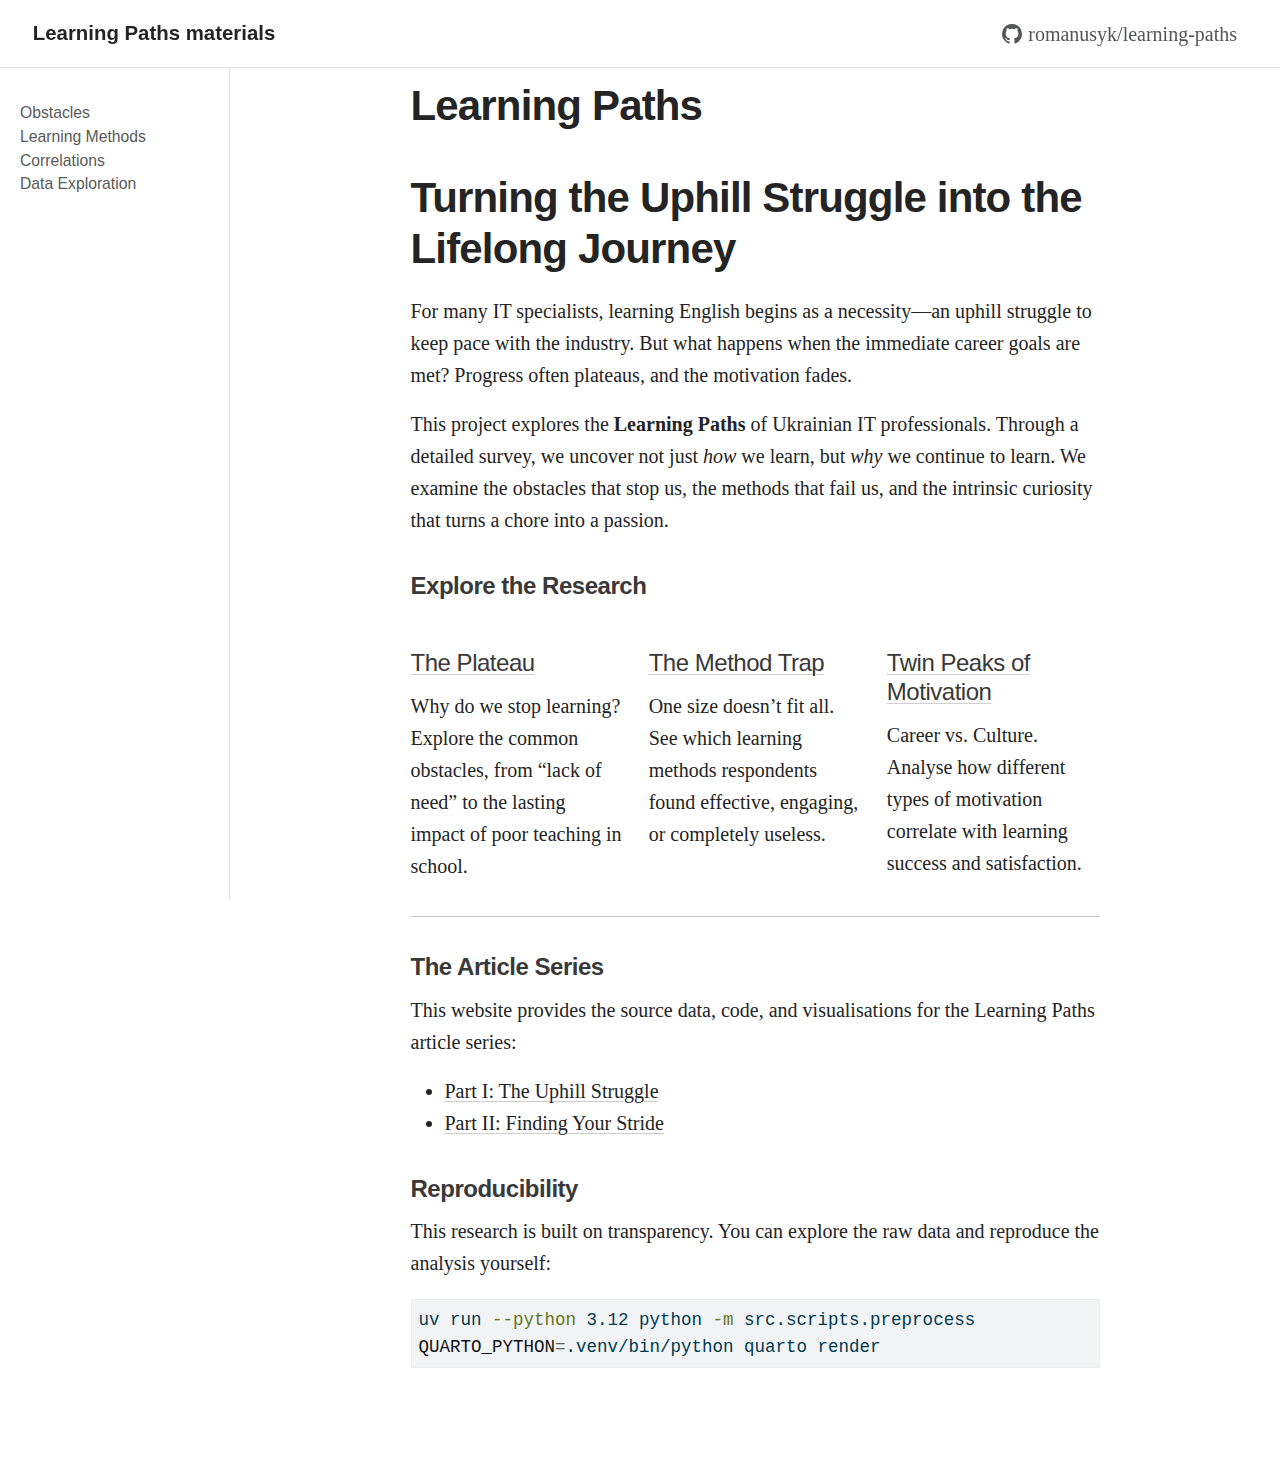
<file: docs/index.html>
<!DOCTYPE html>
<html xmlns="http://www.w3.org/1999/xhtml" lang="en" xml:lang="en"><head>

<meta charset="utf-8">
<meta name="generator" content="quarto-1.7.33">

<meta name="viewport" content="width=device-width, initial-scale=1.0, user-scalable=yes">


<title>Learning Paths – Learning Paths materials</title>
<style>
code{white-space: pre-wrap;}
span.smallcaps{font-variant: small-caps;}
div.columns{display: flex; gap: min(4vw, 1.5em);}
div.column{flex: auto; overflow-x: auto;}
div.hanging-indent{margin-left: 1.5em; text-indent: -1.5em;}
ul.task-list{list-style: none;}
ul.task-list li input[type="checkbox"] {
  width: 0.8em;
  margin: 0 0.8em 0.2em -1em; /* quarto-specific, see https://github.com/quarto-dev/quarto-cli/issues/4556 */ 
  vertical-align: middle;
}
/* CSS for syntax highlighting */
html { -webkit-text-size-adjust: 100%; }
pre > code.sourceCode { white-space: pre; position: relative; }
pre > code.sourceCode > span { display: inline-block; line-height: 1.25; }
pre > code.sourceCode > span:empty { height: 1.2em; }
.sourceCode { overflow: visible; }
code.sourceCode > span { color: inherit; text-decoration: inherit; }
div.sourceCode { margin: 1em 0; }
pre.sourceCode { margin: 0; }
@media screen {
div.sourceCode { overflow: auto; }
}
@media print {
pre > code.sourceCode { white-space: pre-wrap; }
pre > code.sourceCode > span { text-indent: -5em; padding-left: 5em; }
}
pre.numberSource code
  { counter-reset: source-line 0; }
pre.numberSource code > span
  { position: relative; left: -4em; counter-increment: source-line; }
pre.numberSource code > span > a:first-child::before
  { content: counter(source-line);
    position: relative; left: -1em; text-align: right; vertical-align: baseline;
    border: none; display: inline-block;
    -webkit-touch-callout: none; -webkit-user-select: none;
    -khtml-user-select: none; -moz-user-select: none;
    -ms-user-select: none; user-select: none;
    padding: 0 4px; width: 4em;
  }
pre.numberSource { margin-left: 3em;  padding-left: 4px; }
div.sourceCode
  {   }
@media screen {
pre > code.sourceCode > span > a:first-child::before { text-decoration: underline; }
}
</style>


<script src="site_libs/quarto-nav/quarto-nav.js"></script>
<script src="site_libs/quarto-nav/headroom.min.js"></script>
<script src="site_libs/clipboard/clipboard.min.js"></script>
<script src="site_libs/quarto-html/quarto.js" type="module"></script>
<script src="site_libs/quarto-html/tabsets/tabsets.js" type="module"></script>
<script src="site_libs/quarto-html/popper.min.js"></script>
<script src="site_libs/quarto-html/tippy.umd.min.js"></script>
<script src="site_libs/quarto-html/anchor.min.js"></script>
<link href="site_libs/quarto-html/tippy.css" rel="stylesheet">
<link href="site_libs/quarto-html/quarto-syntax-highlighting-ea385d0e468b0dd5ea5bf0780b1290d9.css" rel="stylesheet" id="quarto-text-highlighting-styles">
<script src="site_libs/bootstrap/bootstrap.min.js"></script>
<link href="site_libs/bootstrap/bootstrap-icons.css" rel="stylesheet">
<link href="site_libs/bootstrap/bootstrap-2757cfadcc89ddbfb9e61569f8c3689f.min.css" rel="stylesheet" append-hash="true" id="quarto-bootstrap" data-mode="light">
<script id="quarto-search-options" type="application/json">{
  "language": {
    "search-no-results-text": "No results",
    "search-matching-documents-text": "matching documents",
    "search-copy-link-title": "Copy link to search",
    "search-hide-matches-text": "Hide additional matches",
    "search-more-match-text": "more match in this document",
    "search-more-matches-text": "more matches in this document",
    "search-clear-button-title": "Clear",
    "search-text-placeholder": "",
    "search-detached-cancel-button-title": "Cancel",
    "search-submit-button-title": "Submit",
    "search-label": "Search"
  }
}</script>


<link rel="stylesheet" href="styles.css">
</head>

<body class="nav-sidebar docked nav-fixed quarto-light">

<div id="quarto-search-results"></div>
  <header id="quarto-header" class="headroom fixed-top">
    <nav class="navbar navbar-expand-lg " data-bs-theme="dark">
      <div class="navbar-container container-fluid">
      <div class="navbar-brand-container mx-auto">
    <a class="navbar-brand" href="./index.html">
    <span class="navbar-title">Learning Paths materials</span>
    </a>
  </div>
          <button class="navbar-toggler" type="button" data-bs-toggle="collapse" data-bs-target="#navbarCollapse" aria-controls="navbarCollapse" role="menu" aria-expanded="false" aria-label="Toggle navigation" onclick="if (window.quartoToggleHeadroom) { window.quartoToggleHeadroom(); }">
  <span class="navbar-toggler-icon"></span>
</button>
          <div class="collapse navbar-collapse" id="navbarCollapse">
            <ul class="navbar-nav navbar-nav-scroll ms-auto">
  <li class="nav-item">
    <a class="nav-link" href="https://github.com/romanusyk/learning-paths"> <i class="bi bi-github" role="img">
</i> 
<span class="menu-text">romanusyk/learning-paths</span></a>
  </li>  
</ul>
          </div> <!-- /navcollapse -->
            <div class="quarto-navbar-tools">
</div>
      </div> <!-- /container-fluid -->
    </nav>
  <nav class="quarto-secondary-nav">
    <div class="container-fluid d-flex">
      <button type="button" class="quarto-btn-toggle btn" data-bs-toggle="collapse" role="button" data-bs-target=".quarto-sidebar-collapse-item" aria-controls="quarto-sidebar" aria-expanded="false" aria-label="Toggle sidebar navigation" onclick="if (window.quartoToggleHeadroom) { window.quartoToggleHeadroom(); }">
        <i class="bi bi-layout-text-sidebar-reverse"></i>
      </button>
        <nav class="quarto-page-breadcrumbs" aria-label="breadcrumb"><ol class="breadcrumb"><li class="breadcrumb-item">Learning Paths</li></ol></nav>
        <a class="flex-grow-1" role="navigation" data-bs-toggle="collapse" data-bs-target=".quarto-sidebar-collapse-item" aria-controls="quarto-sidebar" aria-expanded="false" aria-label="Toggle sidebar navigation" onclick="if (window.quartoToggleHeadroom) { window.quartoToggleHeadroom(); }">      
        </a>
    </div>
  </nav>
</header>
<!-- content -->
<div id="quarto-content" class="quarto-container page-columns page-rows-contents page-layout-full page-navbar">
<!-- sidebar -->
  <nav id="quarto-sidebar" class="sidebar collapse collapse-horizontal quarto-sidebar-collapse-item sidebar-navigation docked overflow-auto">
    <div class="sidebar-menu-container"> 
    <ul class="list-unstyled mt-1">
        <li class="sidebar-item">
  <div class="sidebar-item-container"> 
  <a href="./notebooks/obstacles.html" class="sidebar-item-text sidebar-link">
 <span class="menu-text">Obstacles</span></a>
  </div>
</li>
        <li class="sidebar-item">
  <div class="sidebar-item-container"> 
  <a href="./notebooks/methods.html" class="sidebar-item-text sidebar-link">
 <span class="menu-text">Learning Methods</span></a>
  </div>
</li>
        <li class="sidebar-item">
  <div class="sidebar-item-container"> 
  <a href="./notebooks/correlations.html" class="sidebar-item-text sidebar-link">
 <span class="menu-text">Correlations</span></a>
  </div>
</li>
        <li class="sidebar-item">
  <div class="sidebar-item-container"> 
  <a href="./notebooks/data_exploration.html" class="sidebar-item-text sidebar-link">
 <span class="menu-text">Data Exploration</span></a>
  </div>
</li>
    </ul>
    </div>
</nav>
<div id="quarto-sidebar-glass" class="quarto-sidebar-collapse-item" data-bs-toggle="collapse" data-bs-target=".quarto-sidebar-collapse-item"></div>
<!-- margin-sidebar -->
    
<!-- main -->
<main class="content column-page-right" id="quarto-document-content">

<header id="title-block-header" class="quarto-title-block default">
<div class="quarto-title">
<h1 class="title">Learning Paths</h1>
</div>



<div class="quarto-title-meta column-page-right">

    
  
    
  </div>
  


</header>


<section id="turning-the-uphill-struggle-into-the-lifelong-journey" class="level1">
<h1>Turning the Uphill Struggle into the Lifelong Journey</h1>
<p>For many IT specialists, learning English begins as a necessity—an uphill struggle to keep pace with the industry. But what happens when the immediate career goals are met? Progress often plateaus, and the motivation fades.</p>
<p>This project explores the <strong>Learning Paths</strong> of Ukrainian IT professionals. Through a detailed survey, we uncover not just <em>how</em> we learn, but <em>why</em> we continue to learn. We examine the obstacles that stop us, the methods that fail us, and the intrinsic curiosity that turns a chore into a passion.</p>
<section id="explore-the-research" class="level3">
<h3 class="anchored" data-anchor-id="explore-the-research">Explore the Research</h3>
</section>
<div class="grid">
<section id="the-plateau" class="level3 g-col-12 g-col-md-4">
<h3 class="anchored" data-anchor-id="the-plateau"><a href="./notebooks/obstacles.html">The Plateau</a></h3>
<p>Why do we stop learning? Explore the common obstacles, from “lack of need” to the lasting impact of poor teaching in school.</p>
</section>
<section id="the-method-trap" class="level3 g-col-12 g-col-md-4">
<h3 class="anchored" data-anchor-id="the-method-trap"><a href="./notebooks/methods.html">The Method Trap</a></h3>
<p>One size doesn’t fit all. See which learning methods respondents found effective, engaging, or completely useless.</p>
</section>
<section id="twin-peaks-of-motivation" class="level3 g-col-12 g-col-md-4">
<h3 class="anchored" data-anchor-id="twin-peaks-of-motivation"><a href="./notebooks/correlations.html">Twin Peaks of Motivation</a></h3>
<p>Career vs.&nbsp;Culture. Analyse how different types of motivation correlate with learning success and satisfaction.</p>
</section>
</div>
<hr>
<section id="the-article-series" class="level3">
<h3 class="anchored" data-anchor-id="the-article-series">The Article Series</h3>
<p>This website provides the source data, code, and visualisations for the Learning Paths article series:</p>
<ul>
<li><a href="https://medium.com/@romanysik/learning-paths-part-i-the-uphill-struggle-1c59cb769d19">Part I: The Uphill Struggle</a></li>
<li><a href="https://medium.com/@romanysik/learning-paths-part-ii-finding-your-stride-d7bb86363f8e">Part II: Finding Your Stride</a></li>
</ul>
</section>
<section id="reproducibility" class="level3">
<h3 class="anchored" data-anchor-id="reproducibility">Reproducibility</h3>
<p>This research is built on transparency. You can explore the raw data and reproduce the analysis yourself:</p>
<div class="sourceCode" id="cb1"><pre class="sourceCode bash code-with-copy"><code class="sourceCode bash"><span id="cb1-1"><a href="#cb1-1" aria-hidden="true" tabindex="-1"></a><span class="ex">uv</span> run <span class="at">--python</span> 3.12 python <span class="at">-m</span> src.scripts.preprocess</span>
<span id="cb1-2"><a href="#cb1-2" aria-hidden="true" tabindex="-1"></a><span class="va">QUARTO_PYTHON</span><span class="op">=</span>.venv/bin/python <span class="ex">quarto</span> render</span></code><button title="Copy to Clipboard" class="code-copy-button"><i class="bi"></i></button></pre></div>


</section>
</section>

</main> <!-- /main -->
<script>
    document.addEventListener("DOMContentLoaded", function () {
        const repo = 'romanusyk/learning-paths';
        const githubIcon = document.querySelector('.navbar-nav .bi-github');

        if (githubIcon) {
            const li = githubIcon.closest('li');

            fetch(`https://api.github.com/repos/${repo}`)
                .then(response => response.json())
                .then(data => {
                    const stars = data.stargazers_count;
                    if (stars !== undefined) {
                        const newLi = document.createElement('li');
                        newLi.className = 'nav-item';
                        // Format number with commas if needed, though usually small for personal repos
                        const formattedStars = stars.toLocaleString();
                        newLi.innerHTML = `<a class="nav-link" href="https://github.com/${repo}/stargazers" target="_blank" style="display: flex; align-items: center; gap: 5px;">
            <i class="bi bi-star"></i>
            <span>${formattedStars}</span>
          </a>`;
                        li.parentNode.insertBefore(newLi, li.nextSibling);
                    }
                })
                .catch(err => console.error('Error fetching GitHub stars:', err));
        }
    });
</script>
<script id="quarto-html-after-body" type="application/javascript">
  window.document.addEventListener("DOMContentLoaded", function (event) {
    const icon = "";
    const anchorJS = new window.AnchorJS();
    anchorJS.options = {
      placement: 'right',
      icon: icon
    };
    anchorJS.add('.anchored');
    const isCodeAnnotation = (el) => {
      for (const clz of el.classList) {
        if (clz.startsWith('code-annotation-')) {                     
          return true;
        }
      }
      return false;
    }
    const onCopySuccess = function(e) {
      // button target
      const button = e.trigger;
      // don't keep focus
      button.blur();
      // flash "checked"
      button.classList.add('code-copy-button-checked');
      var currentTitle = button.getAttribute("title");
      button.setAttribute("title", "Copied!");
      let tooltip;
      if (window.bootstrap) {
        button.setAttribute("data-bs-toggle", "tooltip");
        button.setAttribute("data-bs-placement", "left");
        button.setAttribute("data-bs-title", "Copied!");
        tooltip = new bootstrap.Tooltip(button, 
          { trigger: "manual", 
            customClass: "code-copy-button-tooltip",
            offset: [0, -8]});
        tooltip.show();    
      }
      setTimeout(function() {
        if (tooltip) {
          tooltip.hide();
          button.removeAttribute("data-bs-title");
          button.removeAttribute("data-bs-toggle");
          button.removeAttribute("data-bs-placement");
        }
        button.setAttribute("title", currentTitle);
        button.classList.remove('code-copy-button-checked');
      }, 1000);
      // clear code selection
      e.clearSelection();
    }
    const getTextToCopy = function(trigger) {
        const codeEl = trigger.previousElementSibling.cloneNode(true);
        for (const childEl of codeEl.children) {
          if (isCodeAnnotation(childEl)) {
            childEl.remove();
          }
        }
        return codeEl.innerText;
    }
    const clipboard = new window.ClipboardJS('.code-copy-button:not([data-in-quarto-modal])', {
      text: getTextToCopy
    });
    clipboard.on('success', onCopySuccess);
    if (window.document.getElementById('quarto-embedded-source-code-modal')) {
      const clipboardModal = new window.ClipboardJS('.code-copy-button[data-in-quarto-modal]', {
        text: getTextToCopy,
        container: window.document.getElementById('quarto-embedded-source-code-modal')
      });
      clipboardModal.on('success', onCopySuccess);
    }
      var localhostRegex = new RegExp(/^(?:http|https):\/\/localhost\:?[0-9]*\//);
      var mailtoRegex = new RegExp(/^mailto:/);
        var filterRegex = new RegExp('/' + window.location.host + '/');
      var isInternal = (href) => {
          return filterRegex.test(href) || localhostRegex.test(href) || mailtoRegex.test(href);
      }
      // Inspect non-navigation links and adorn them if external
     var links = window.document.querySelectorAll('a[href]:not(.nav-link):not(.navbar-brand):not(.toc-action):not(.sidebar-link):not(.sidebar-item-toggle):not(.pagination-link):not(.no-external):not([aria-hidden]):not(.dropdown-item):not(.quarto-navigation-tool):not(.about-link)');
      for (var i=0; i<links.length; i++) {
        const link = links[i];
        if (!isInternal(link.href)) {
          // undo the damage that might have been done by quarto-nav.js in the case of
          // links that we want to consider external
          if (link.dataset.originalHref !== undefined) {
            link.href = link.dataset.originalHref;
          }
        }
      }
    function tippyHover(el, contentFn, onTriggerFn, onUntriggerFn) {
      const config = {
        allowHTML: true,
        maxWidth: 500,
        delay: 100,
        arrow: false,
        appendTo: function(el) {
            return el.parentElement;
        },
        interactive: true,
        interactiveBorder: 10,
        theme: 'quarto',
        placement: 'bottom-start',
      };
      if (contentFn) {
        config.content = contentFn;
      }
      if (onTriggerFn) {
        config.onTrigger = onTriggerFn;
      }
      if (onUntriggerFn) {
        config.onUntrigger = onUntriggerFn;
      }
      window.tippy(el, config); 
    }
    const noterefs = window.document.querySelectorAll('a[role="doc-noteref"]');
    for (var i=0; i<noterefs.length; i++) {
      const ref = noterefs[i];
      tippyHover(ref, function() {
        // use id or data attribute instead here
        let href = ref.getAttribute('data-footnote-href') || ref.getAttribute('href');
        try { href = new URL(href).hash; } catch {}
        const id = href.replace(/^#\/?/, "");
        const note = window.document.getElementById(id);
        if (note) {
          return note.innerHTML;
        } else {
          return "";
        }
      });
    }
    const xrefs = window.document.querySelectorAll('a.quarto-xref');
    const processXRef = (id, note) => {
      // Strip column container classes
      const stripColumnClz = (el) => {
        el.classList.remove("page-full", "page-columns");
        if (el.children) {
          for (const child of el.children) {
            stripColumnClz(child);
          }
        }
      }
      stripColumnClz(note)
      if (id === null || id.startsWith('sec-')) {
        // Special case sections, only their first couple elements
        const container = document.createElement("div");
        if (note.children && note.children.length > 2) {
          container.appendChild(note.children[0].cloneNode(true));
          for (let i = 1; i < note.children.length; i++) {
            const child = note.children[i];
            if (child.tagName === "P" && child.innerText === "") {
              continue;
            } else {
              container.appendChild(child.cloneNode(true));
              break;
            }
          }
          if (window.Quarto?.typesetMath) {
            window.Quarto.typesetMath(container);
          }
          return container.innerHTML
        } else {
          if (window.Quarto?.typesetMath) {
            window.Quarto.typesetMath(note);
          }
          return note.innerHTML;
        }
      } else {
        // Remove any anchor links if they are present
        const anchorLink = note.querySelector('a.anchorjs-link');
        if (anchorLink) {
          anchorLink.remove();
        }
        if (window.Quarto?.typesetMath) {
          window.Quarto.typesetMath(note);
        }
        if (note.classList.contains("callout")) {
          return note.outerHTML;
        } else {
          return note.innerHTML;
        }
      }
    }
    for (var i=0; i<xrefs.length; i++) {
      const xref = xrefs[i];
      tippyHover(xref, undefined, function(instance) {
        instance.disable();
        let url = xref.getAttribute('href');
        let hash = undefined; 
        if (url.startsWith('#')) {
          hash = url;
        } else {
          try { hash = new URL(url).hash; } catch {}
        }
        if (hash) {
          const id = hash.replace(/^#\/?/, "");
          const note = window.document.getElementById(id);
          if (note !== null) {
            try {
              const html = processXRef(id, note.cloneNode(true));
              instance.setContent(html);
            } finally {
              instance.enable();
              instance.show();
            }
          } else {
            // See if we can fetch this
            fetch(url.split('#')[0])
            .then(res => res.text())
            .then(html => {
              const parser = new DOMParser();
              const htmlDoc = parser.parseFromString(html, "text/html");
              const note = htmlDoc.getElementById(id);
              if (note !== null) {
                const html = processXRef(id, note);
                instance.setContent(html);
              } 
            }).finally(() => {
              instance.enable();
              instance.show();
            });
          }
        } else {
          // See if we can fetch a full url (with no hash to target)
          // This is a special case and we should probably do some content thinning / targeting
          fetch(url)
          .then(res => res.text())
          .then(html => {
            const parser = new DOMParser();
            const htmlDoc = parser.parseFromString(html, "text/html");
            const note = htmlDoc.querySelector('main.content');
            if (note !== null) {
              // This should only happen for chapter cross references
              // (since there is no id in the URL)
              // remove the first header
              if (note.children.length > 0 && note.children[0].tagName === "HEADER") {
                note.children[0].remove();
              }
              const html = processXRef(null, note);
              instance.setContent(html);
            } 
          }).finally(() => {
            instance.enable();
            instance.show();
          });
        }
      }, function(instance) {
      });
    }
        let selectedAnnoteEl;
        const selectorForAnnotation = ( cell, annotation) => {
          let cellAttr = 'data-code-cell="' + cell + '"';
          let lineAttr = 'data-code-annotation="' +  annotation + '"';
          const selector = 'span[' + cellAttr + '][' + lineAttr + ']';
          return selector;
        }
        const selectCodeLines = (annoteEl) => {
          const doc = window.document;
          const targetCell = annoteEl.getAttribute("data-target-cell");
          const targetAnnotation = annoteEl.getAttribute("data-target-annotation");
          const annoteSpan = window.document.querySelector(selectorForAnnotation(targetCell, targetAnnotation));
          const lines = annoteSpan.getAttribute("data-code-lines").split(",");
          const lineIds = lines.map((line) => {
            return targetCell + "-" + line;
          })
          let top = null;
          let height = null;
          let parent = null;
          if (lineIds.length > 0) {
              //compute the position of the single el (top and bottom and make a div)
              const el = window.document.getElementById(lineIds[0]);
              top = el.offsetTop;
              height = el.offsetHeight;
              parent = el.parentElement.parentElement;
            if (lineIds.length > 1) {
              const lastEl = window.document.getElementById(lineIds[lineIds.length - 1]);
              const bottom = lastEl.offsetTop + lastEl.offsetHeight;
              height = bottom - top;
            }
            if (top !== null && height !== null && parent !== null) {
              // cook up a div (if necessary) and position it 
              let div = window.document.getElementById("code-annotation-line-highlight");
              if (div === null) {
                div = window.document.createElement("div");
                div.setAttribute("id", "code-annotation-line-highlight");
                div.style.position = 'absolute';
                parent.appendChild(div);
              }
              div.style.top = top - 2 + "px";
              div.style.height = height + 4 + "px";
              div.style.left = 0;
              let gutterDiv = window.document.getElementById("code-annotation-line-highlight-gutter");
              if (gutterDiv === null) {
                gutterDiv = window.document.createElement("div");
                gutterDiv.setAttribute("id", "code-annotation-line-highlight-gutter");
                gutterDiv.style.position = 'absolute';
                const codeCell = window.document.getElementById(targetCell);
                const gutter = codeCell.querySelector('.code-annotation-gutter');
                gutter.appendChild(gutterDiv);
              }
              gutterDiv.style.top = top - 2 + "px";
              gutterDiv.style.height = height + 4 + "px";
            }
            selectedAnnoteEl = annoteEl;
          }
        };
        const unselectCodeLines = () => {
          const elementsIds = ["code-annotation-line-highlight", "code-annotation-line-highlight-gutter"];
          elementsIds.forEach((elId) => {
            const div = window.document.getElementById(elId);
            if (div) {
              div.remove();
            }
          });
          selectedAnnoteEl = undefined;
        };
          // Handle positioning of the toggle
      window.addEventListener(
        "resize",
        throttle(() => {
          elRect = undefined;
          if (selectedAnnoteEl) {
            selectCodeLines(selectedAnnoteEl);
          }
        }, 10)
      );
      function throttle(fn, ms) {
      let throttle = false;
      let timer;
        return (...args) => {
          if(!throttle) { // first call gets through
              fn.apply(this, args);
              throttle = true;
          } else { // all the others get throttled
              if(timer) clearTimeout(timer); // cancel #2
              timer = setTimeout(() => {
                fn.apply(this, args);
                timer = throttle = false;
              }, ms);
          }
        };
      }
        // Attach click handler to the DT
        const annoteDls = window.document.querySelectorAll('dt[data-target-cell]');
        for (const annoteDlNode of annoteDls) {
          annoteDlNode.addEventListener('click', (event) => {
            const clickedEl = event.target;
            if (clickedEl !== selectedAnnoteEl) {
              unselectCodeLines();
              const activeEl = window.document.querySelector('dt[data-target-cell].code-annotation-active');
              if (activeEl) {
                activeEl.classList.remove('code-annotation-active');
              }
              selectCodeLines(clickedEl);
              clickedEl.classList.add('code-annotation-active');
            } else {
              // Unselect the line
              unselectCodeLines();
              clickedEl.classList.remove('code-annotation-active');
            }
          });
        }
    const findCites = (el) => {
      const parentEl = el.parentElement;
      if (parentEl) {
        const cites = parentEl.dataset.cites;
        if (cites) {
          return {
            el,
            cites: cites.split(' ')
          };
        } else {
          return findCites(el.parentElement)
        }
      } else {
        return undefined;
      }
    };
    var bibliorefs = window.document.querySelectorAll('a[role="doc-biblioref"]');
    for (var i=0; i<bibliorefs.length; i++) {
      const ref = bibliorefs[i];
      const citeInfo = findCites(ref);
      if (citeInfo) {
        tippyHover(citeInfo.el, function() {
          var popup = window.document.createElement('div');
          citeInfo.cites.forEach(function(cite) {
            var citeDiv = window.document.createElement('div');
            citeDiv.classList.add('hanging-indent');
            citeDiv.classList.add('csl-entry');
            var biblioDiv = window.document.getElementById('ref-' + cite);
            if (biblioDiv) {
              citeDiv.innerHTML = biblioDiv.innerHTML;
            }
            popup.appendChild(citeDiv);
          });
          return popup.innerHTML;
        });
      }
    }
  });
  </script>
</div> <!-- /content -->




</body></html>
</file>
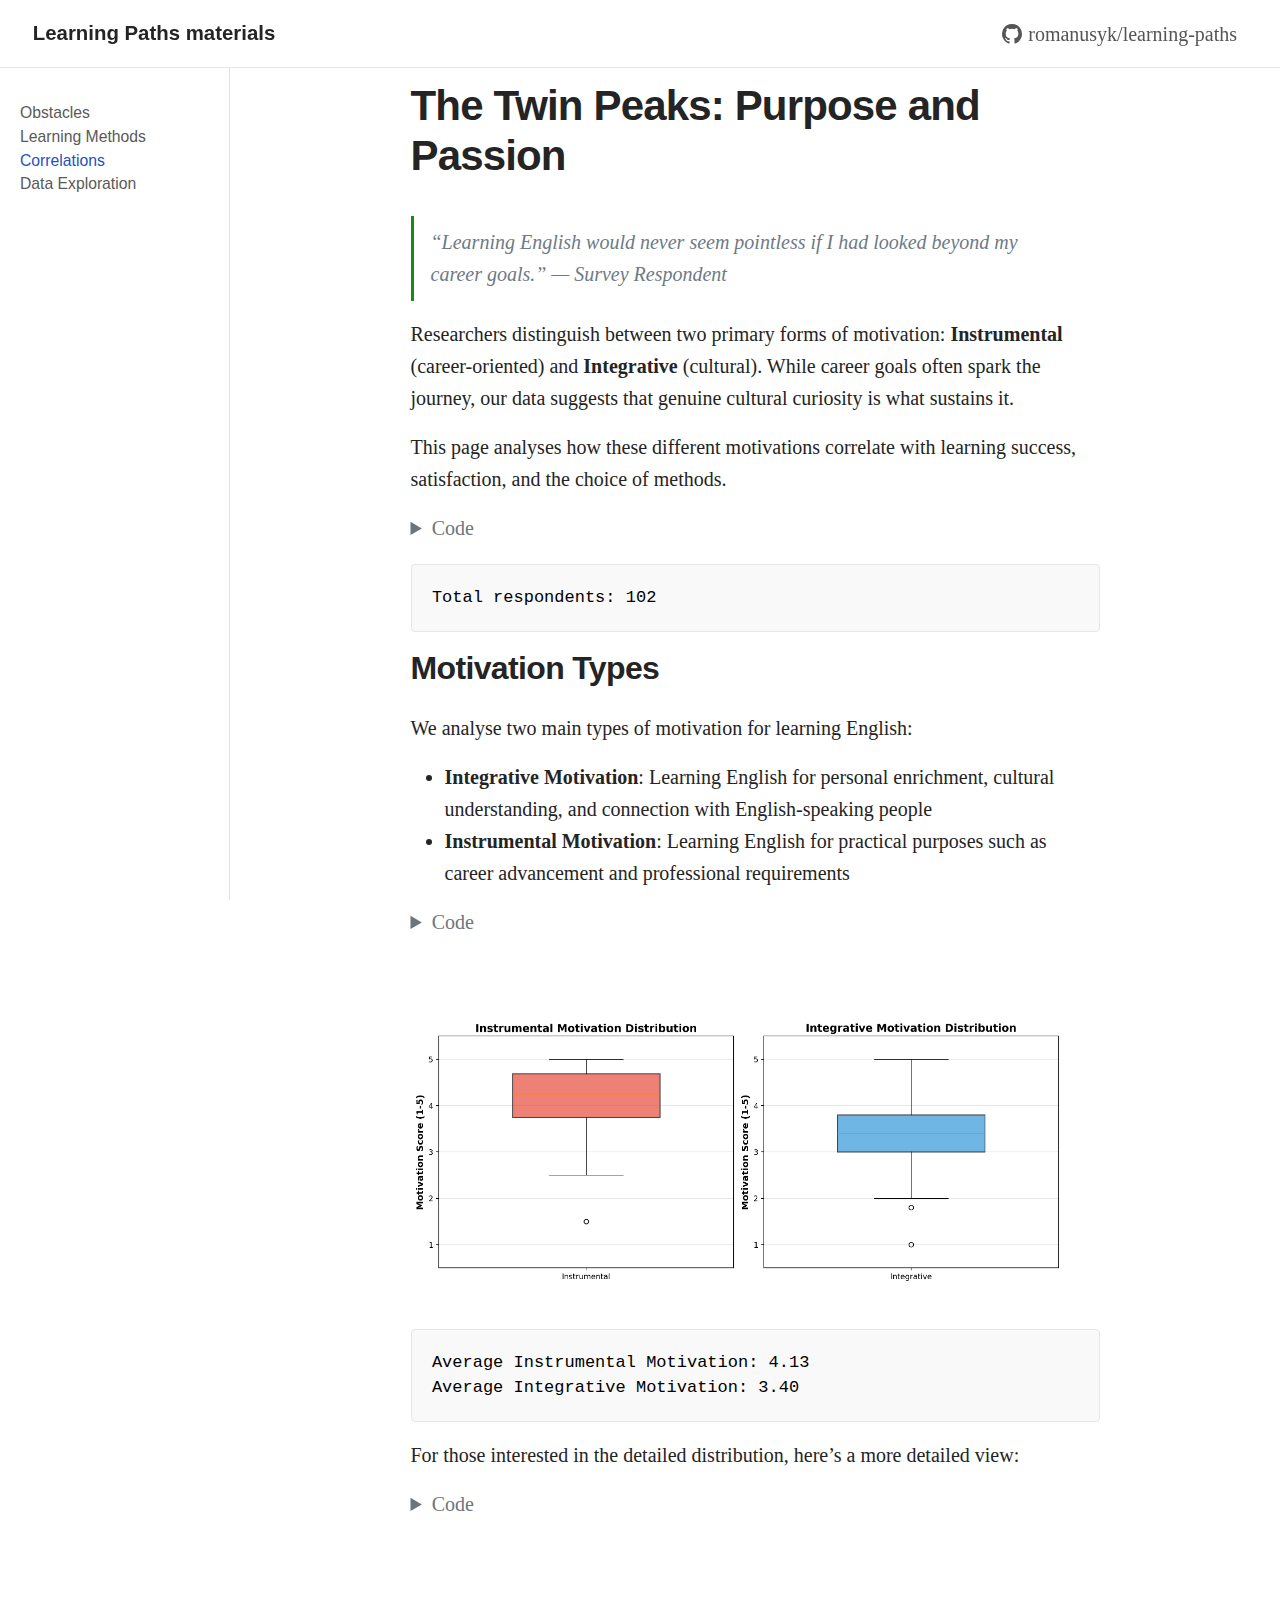
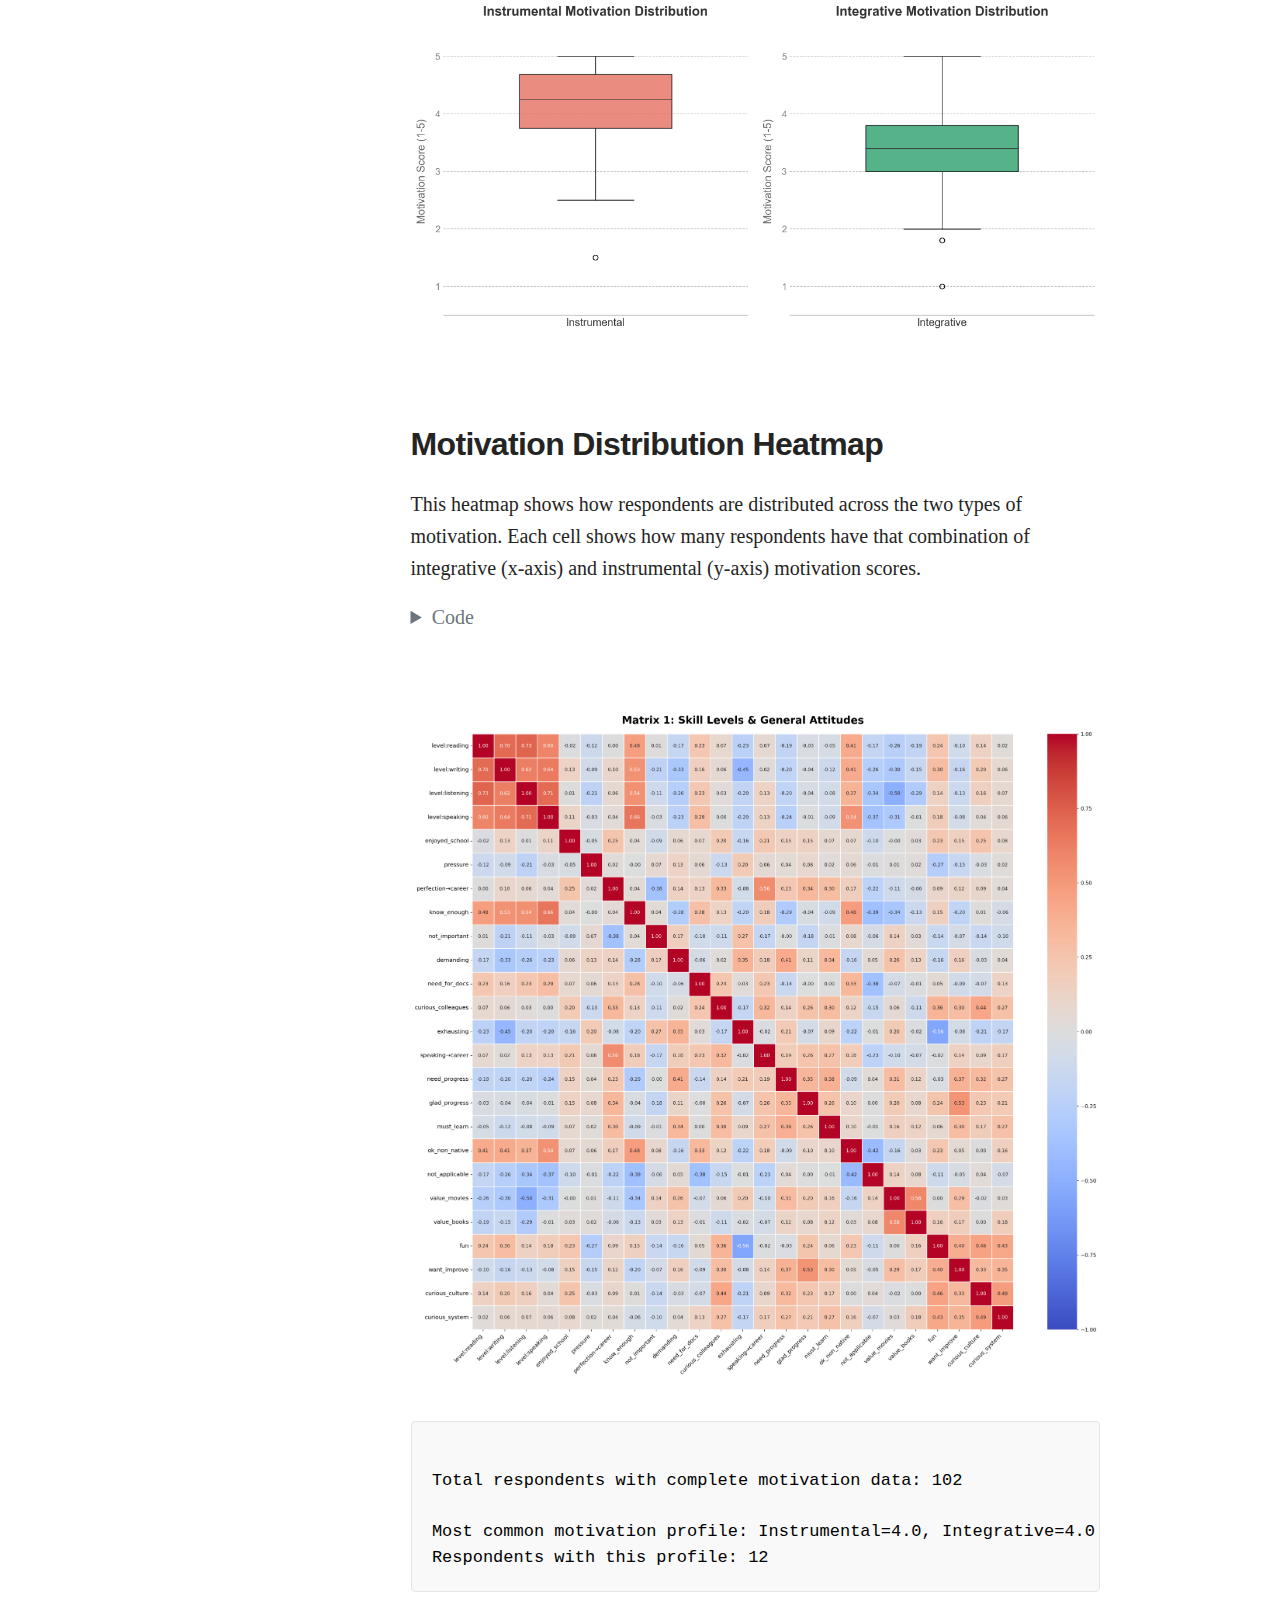
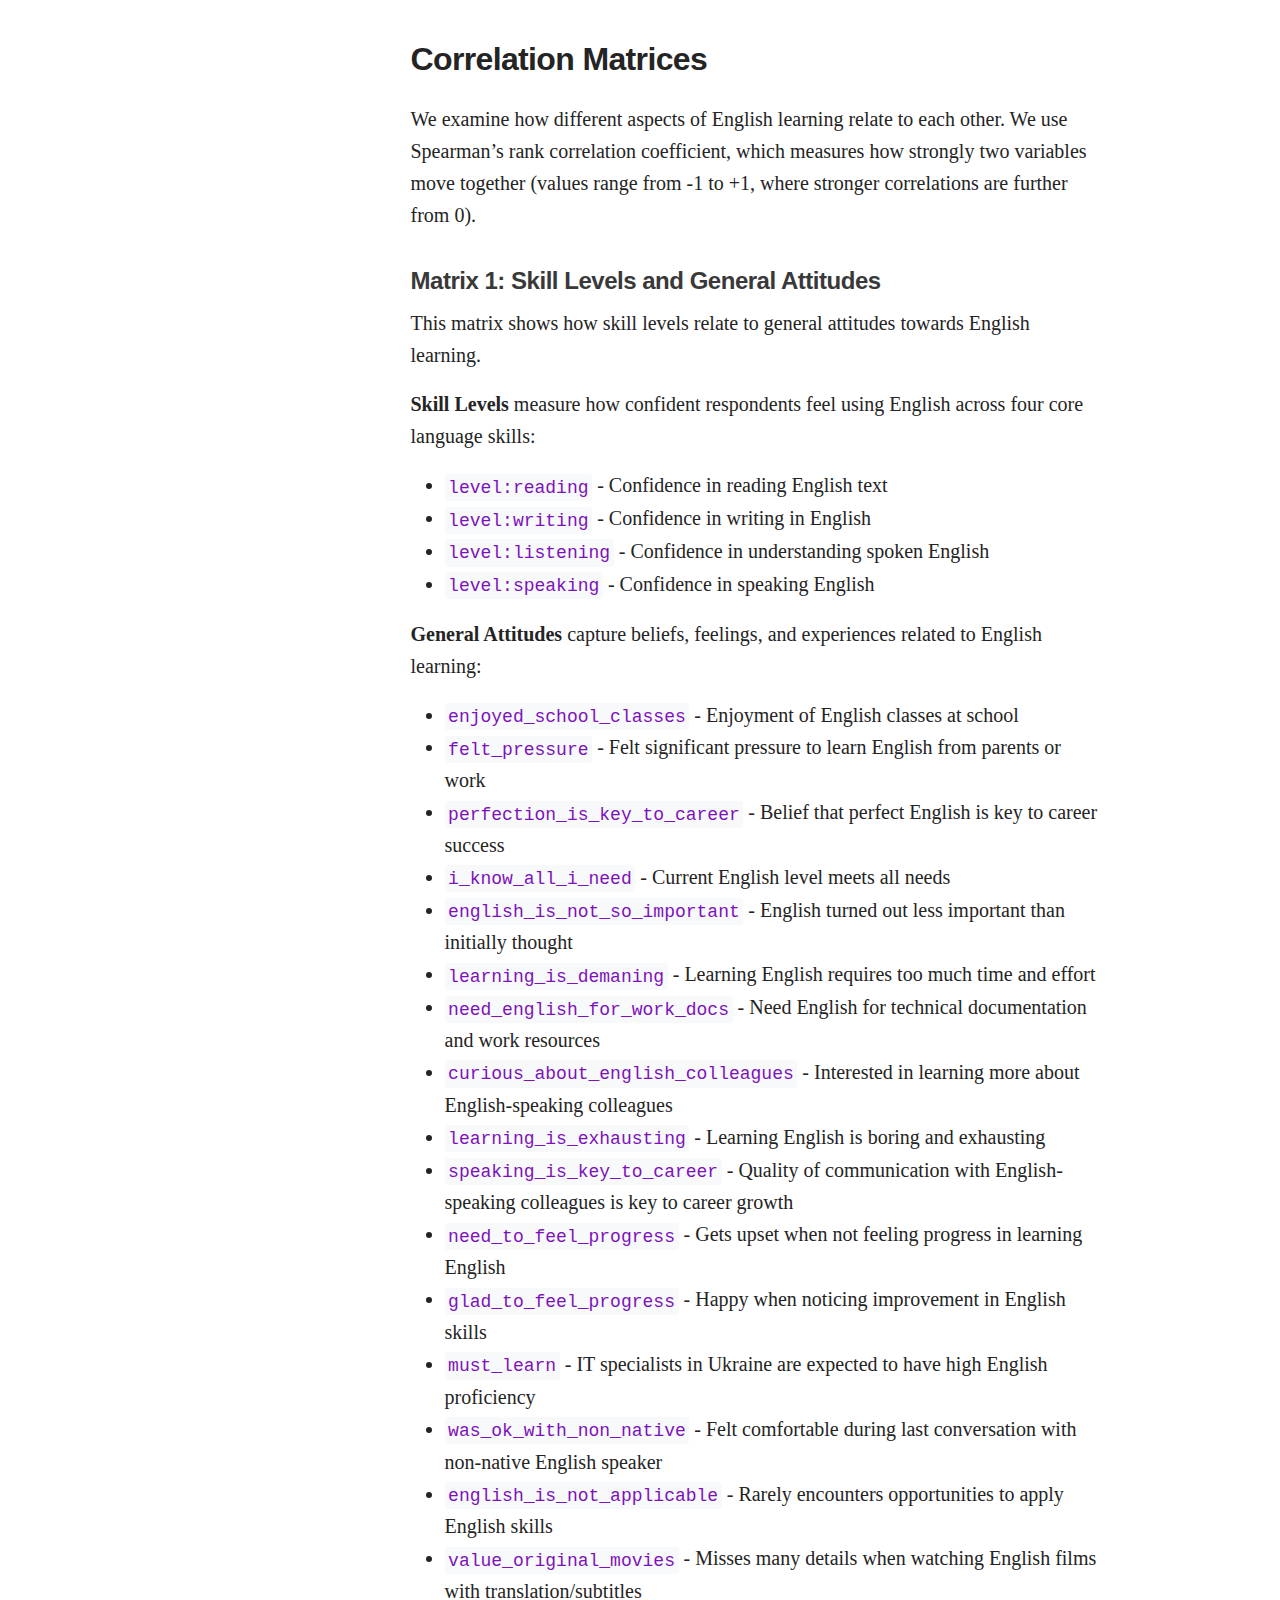
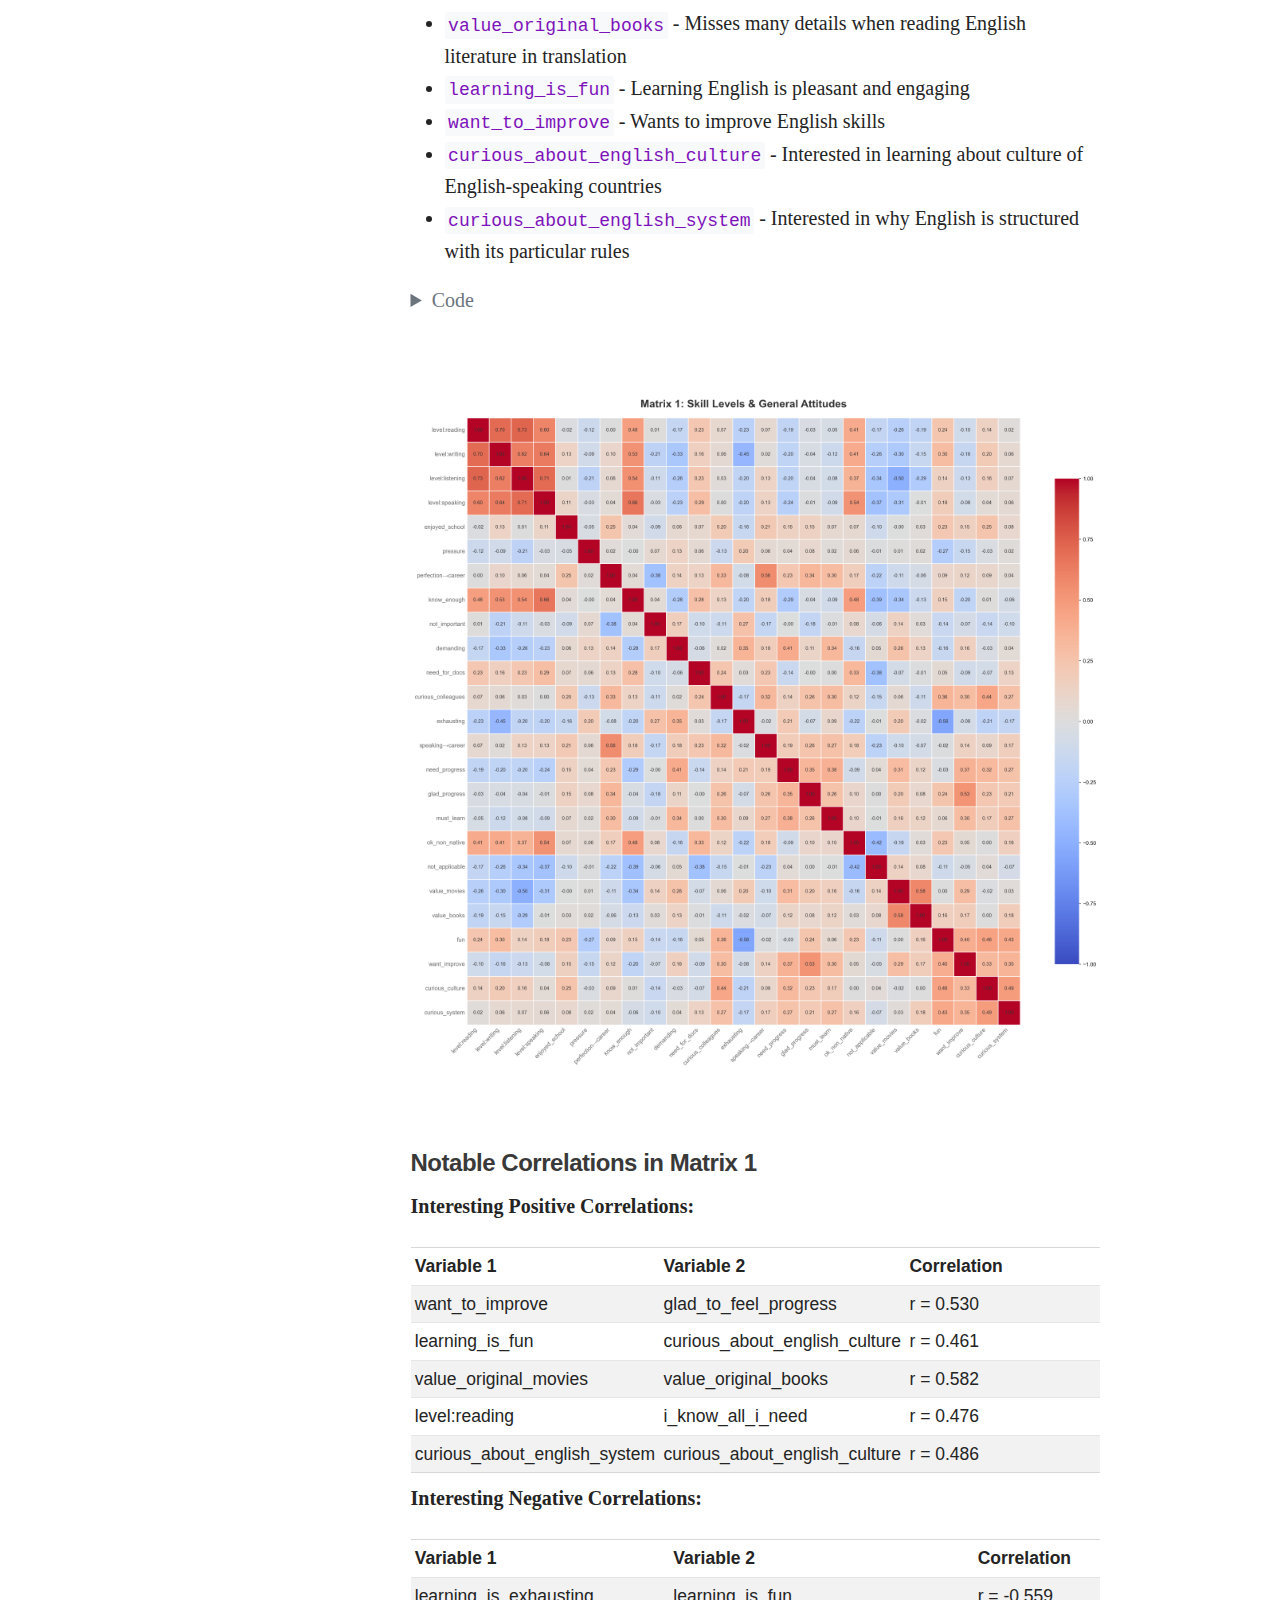
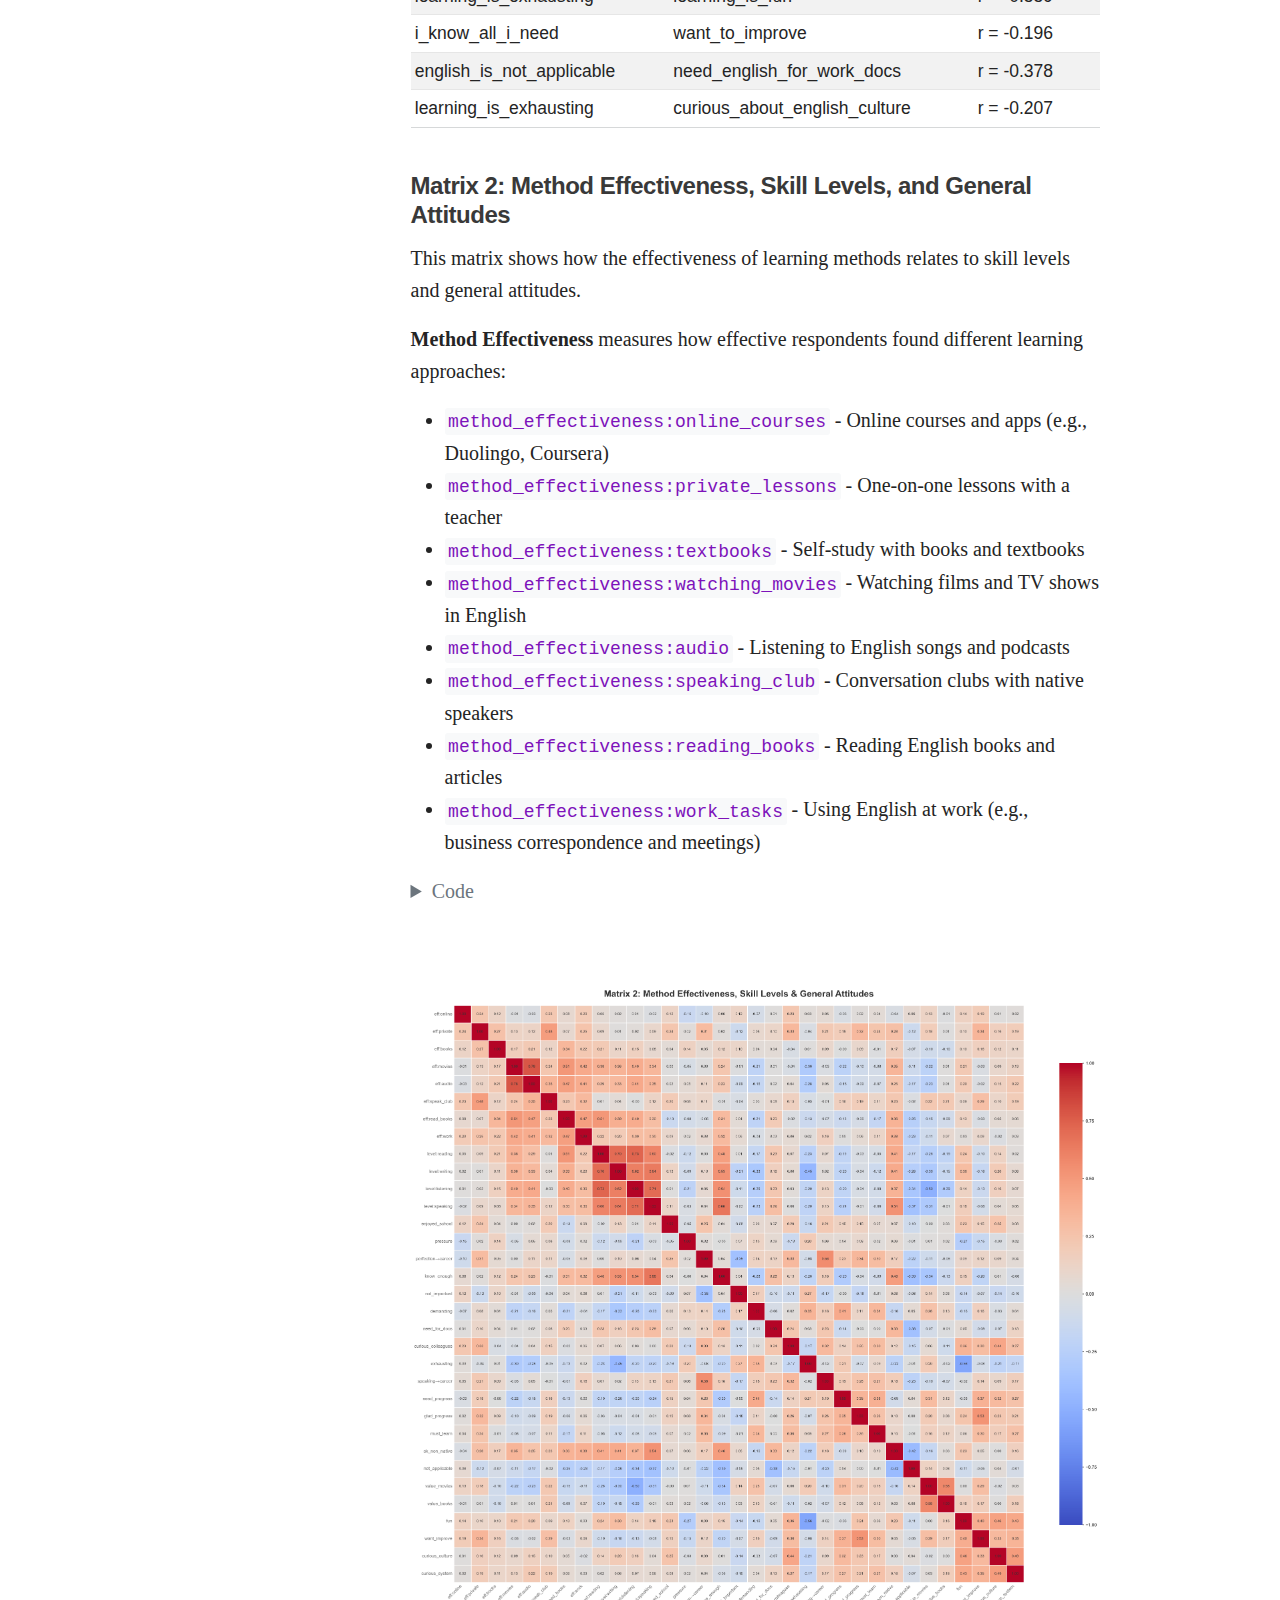
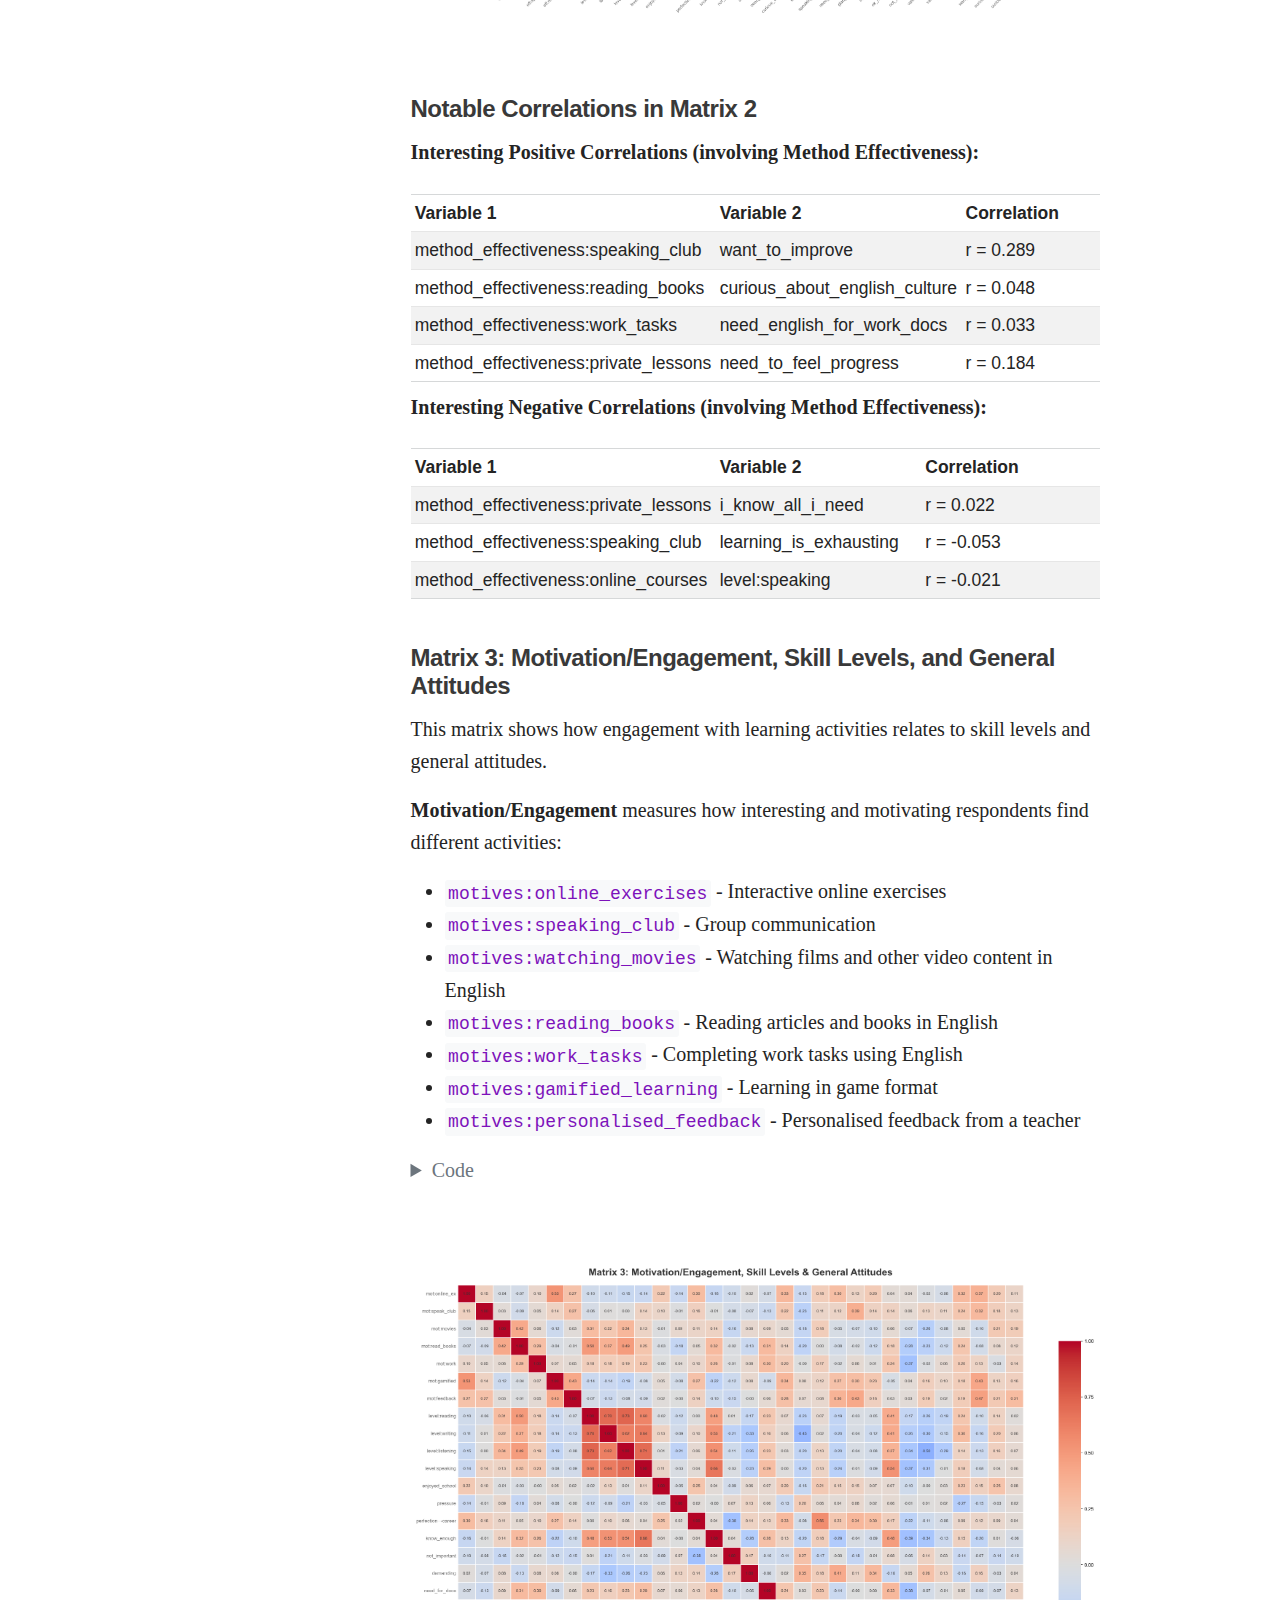
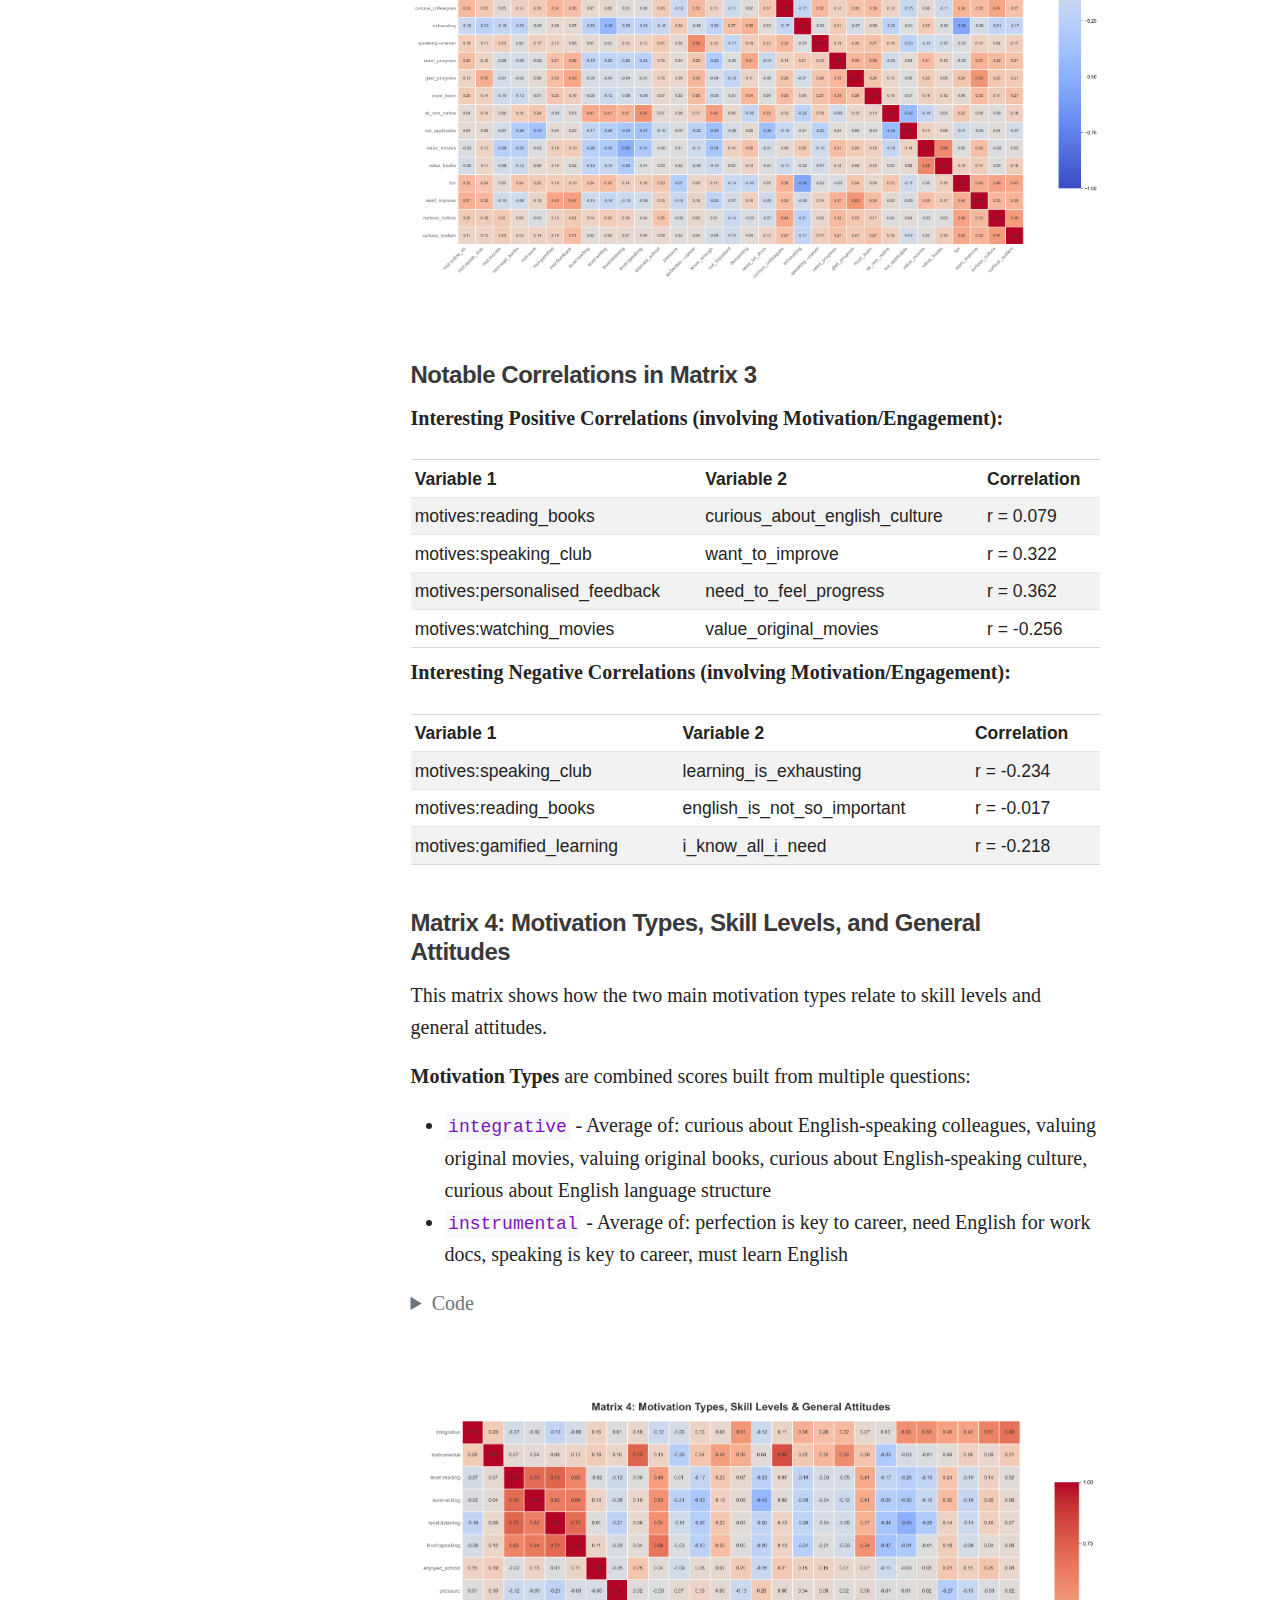
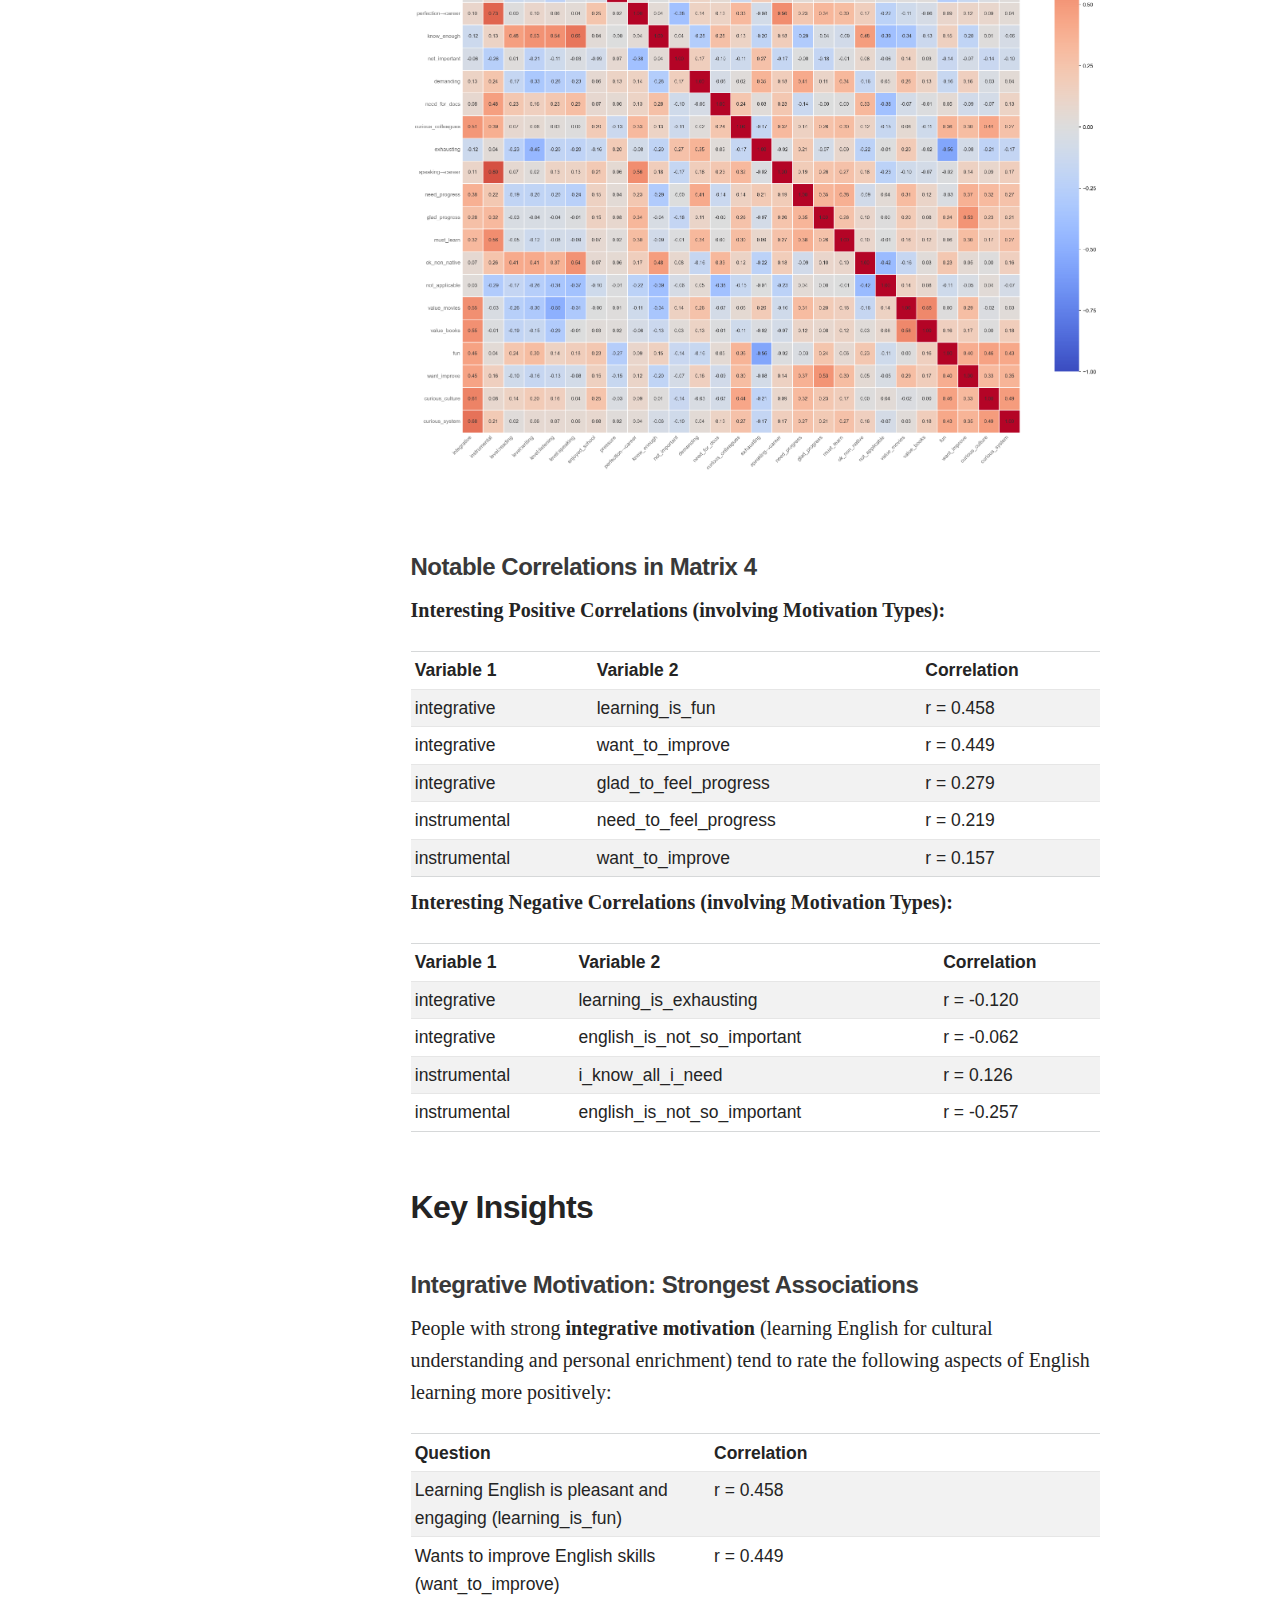
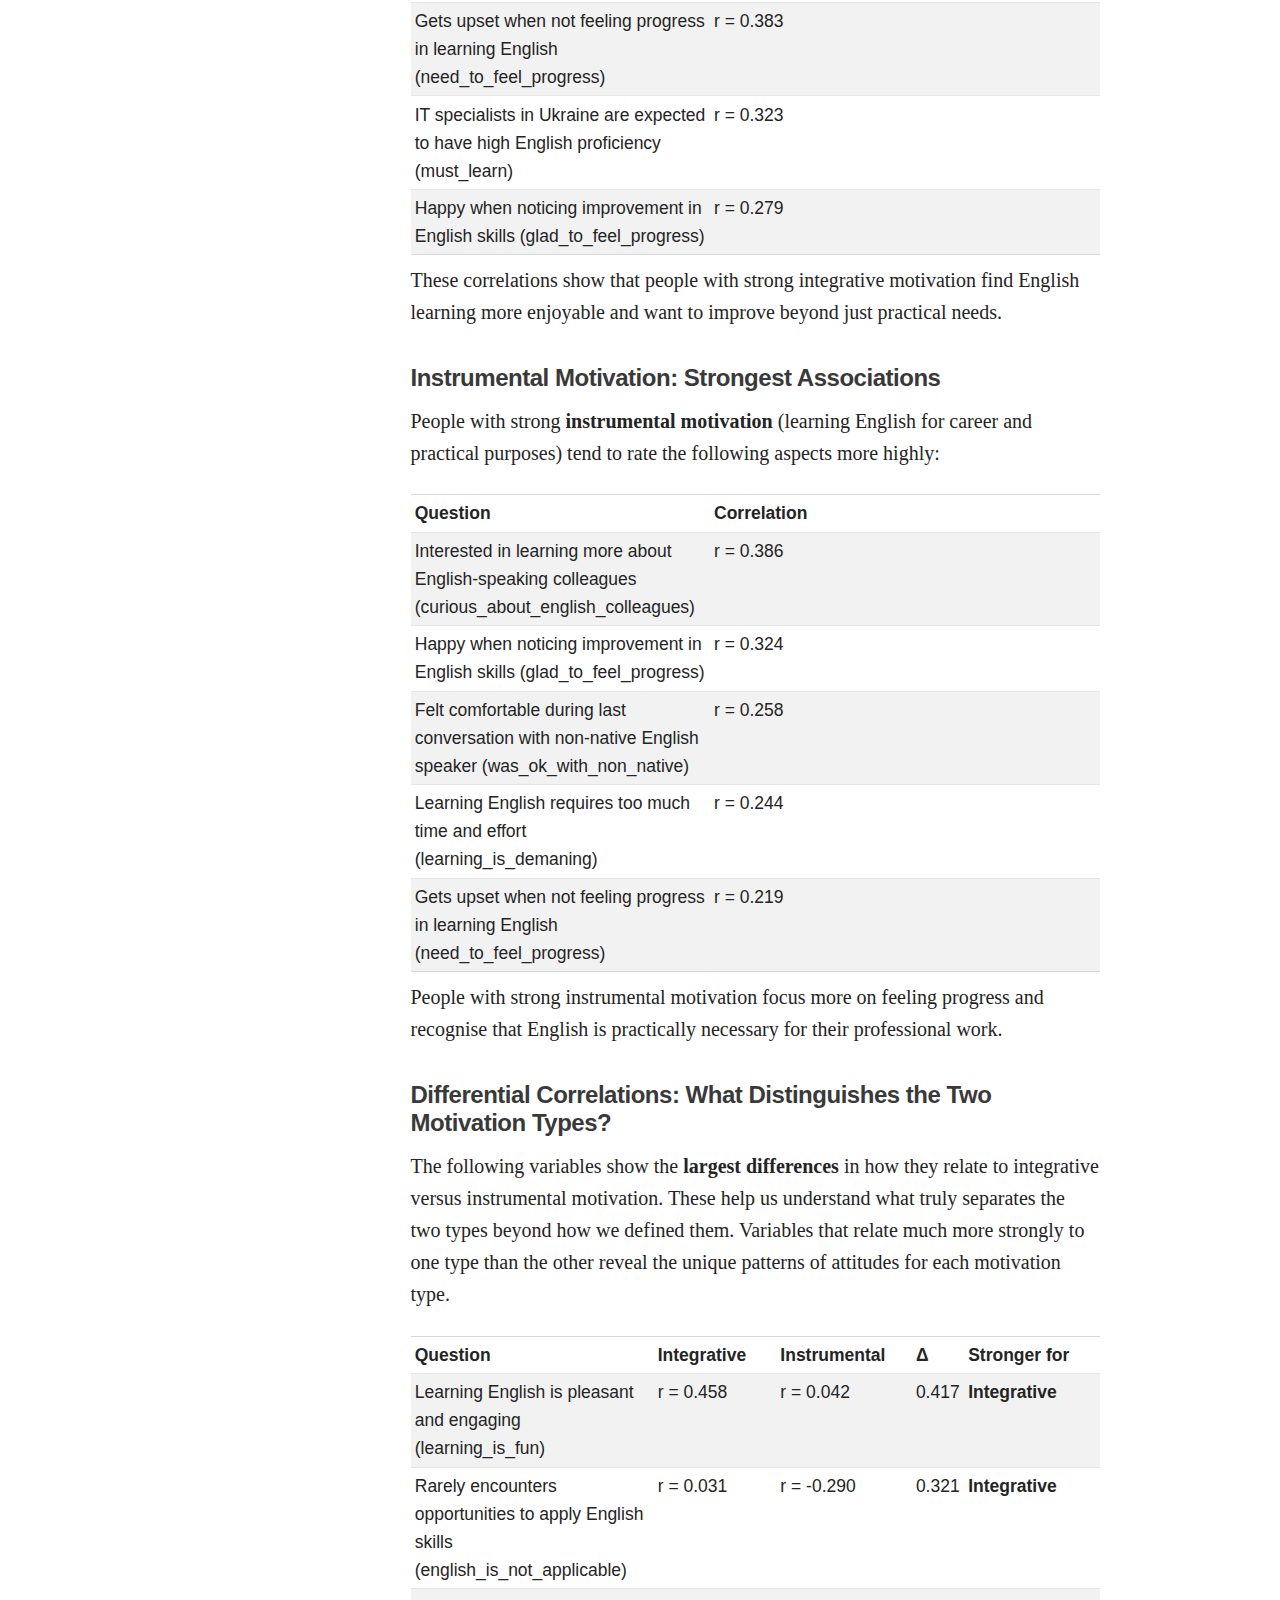
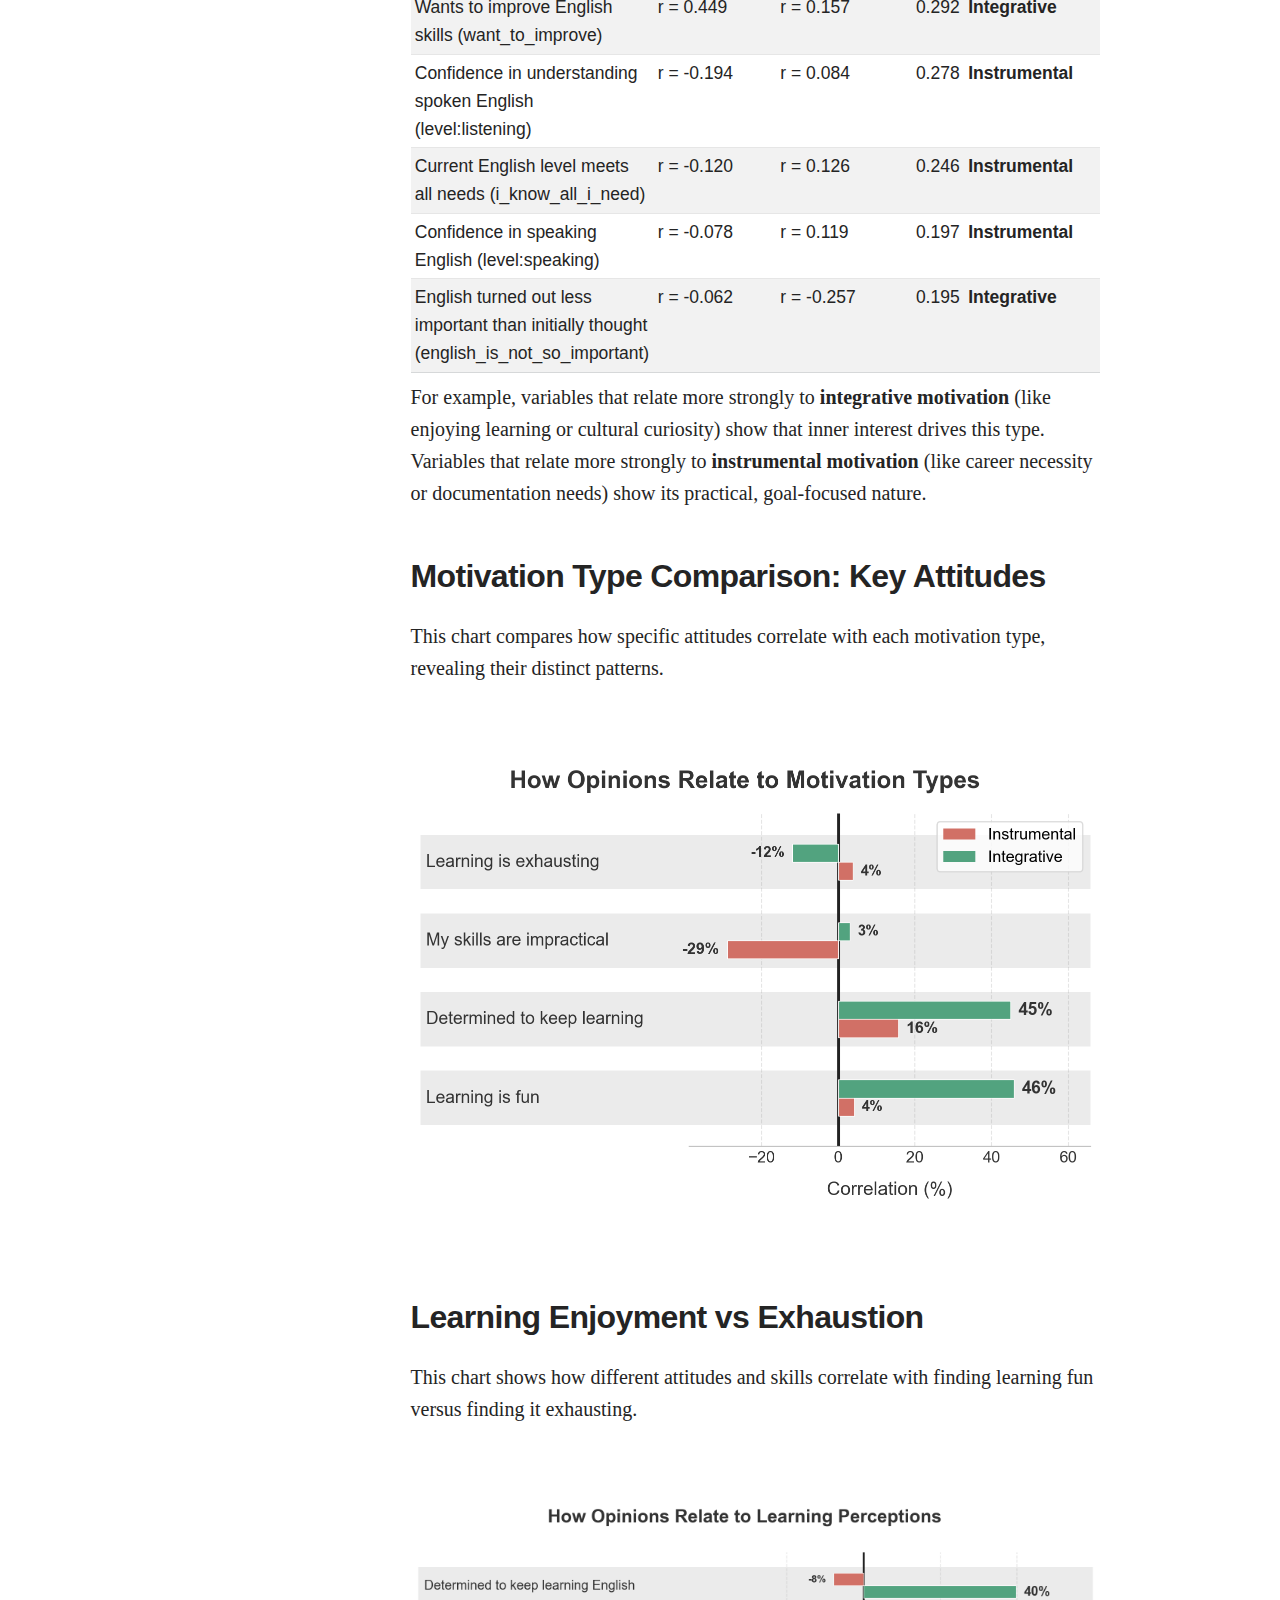
<file: docs/notebooks/correlations.html>
<!DOCTYPE html>
<html xmlns="http://www.w3.org/1999/xhtml" lang="en" xml:lang="en"><head>

<meta charset="utf-8">
<meta name="generator" content="quarto-1.7.33">

<meta name="viewport" content="width=device-width, initial-scale=1.0, user-scalable=yes">


<title>The Twin Peaks: Purpose and Passion – Learning Paths materials</title>
<style>
code{white-space: pre-wrap;}
span.smallcaps{font-variant: small-caps;}
div.columns{display: flex; gap: min(4vw, 1.5em);}
div.column{flex: auto; overflow-x: auto;}
div.hanging-indent{margin-left: 1.5em; text-indent: -1.5em;}
ul.task-list{list-style: none;}
ul.task-list li input[type="checkbox"] {
  width: 0.8em;
  margin: 0 0.8em 0.2em -1em; /* quarto-specific, see https://github.com/quarto-dev/quarto-cli/issues/4556 */ 
  vertical-align: middle;
}
/* CSS for syntax highlighting */
html { -webkit-text-size-adjust: 100%; }
pre > code.sourceCode { white-space: pre; position: relative; }
pre > code.sourceCode > span { display: inline-block; line-height: 1.25; }
pre > code.sourceCode > span:empty { height: 1.2em; }
.sourceCode { overflow: visible; }
code.sourceCode > span { color: inherit; text-decoration: inherit; }
div.sourceCode { margin: 1em 0; }
pre.sourceCode { margin: 0; }
@media screen {
div.sourceCode { overflow: auto; }
}
@media print {
pre > code.sourceCode { white-space: pre-wrap; }
pre > code.sourceCode > span { text-indent: -5em; padding-left: 5em; }
}
pre.numberSource code
  { counter-reset: source-line 0; }
pre.numberSource code > span
  { position: relative; left: -4em; counter-increment: source-line; }
pre.numberSource code > span > a:first-child::before
  { content: counter(source-line);
    position: relative; left: -1em; text-align: right; vertical-align: baseline;
    border: none; display: inline-block;
    -webkit-touch-callout: none; -webkit-user-select: none;
    -khtml-user-select: none; -moz-user-select: none;
    -ms-user-select: none; user-select: none;
    padding: 0 4px; width: 4em;
  }
pre.numberSource { margin-left: 3em;  padding-left: 4px; }
div.sourceCode
  {   }
@media screen {
pre > code.sourceCode > span > a:first-child::before { text-decoration: underline; }
}
</style>


<script src="../site_libs/quarto-nav/quarto-nav.js"></script>
<script src="../site_libs/quarto-nav/headroom.min.js"></script>
<script src="../site_libs/clipboard/clipboard.min.js"></script>
<script src="../site_libs/quarto-html/quarto.js" type="module"></script>
<script src="../site_libs/quarto-html/tabsets/tabsets.js" type="module"></script>
<script src="../site_libs/quarto-html/popper.min.js"></script>
<script src="../site_libs/quarto-html/tippy.umd.min.js"></script>
<script src="../site_libs/quarto-html/anchor.min.js"></script>
<link href="../site_libs/quarto-html/tippy.css" rel="stylesheet">
<link href="../site_libs/quarto-html/quarto-syntax-highlighting-ea385d0e468b0dd5ea5bf0780b1290d9.css" rel="stylesheet" id="quarto-text-highlighting-styles">
<script src="../site_libs/bootstrap/bootstrap.min.js"></script>
<link href="../site_libs/bootstrap/bootstrap-icons.css" rel="stylesheet">
<link href="../site_libs/bootstrap/bootstrap-2757cfadcc89ddbfb9e61569f8c3689f.min.css" rel="stylesheet" append-hash="true" id="quarto-bootstrap" data-mode="light">
<script id="quarto-search-options" type="application/json">{
  "language": {
    "search-no-results-text": "No results",
    "search-matching-documents-text": "matching documents",
    "search-copy-link-title": "Copy link to search",
    "search-hide-matches-text": "Hide additional matches",
    "search-more-match-text": "more match in this document",
    "search-more-matches-text": "more matches in this document",
    "search-clear-button-title": "Clear",
    "search-text-placeholder": "",
    "search-detached-cancel-button-title": "Cancel",
    "search-submit-button-title": "Submit",
    "search-label": "Search"
  }
}</script>


<link rel="stylesheet" href="../styles.css">
</head>

<body class="nav-sidebar docked nav-fixed quarto-light">

<div id="quarto-search-results"></div>
  <header id="quarto-header" class="headroom fixed-top">
    <nav class="navbar navbar-expand-lg " data-bs-theme="dark">
      <div class="navbar-container container-fluid">
      <div class="navbar-brand-container mx-auto">
    <a class="navbar-brand" href="../index.html">
    <span class="navbar-title">Learning Paths materials</span>
    </a>
  </div>
          <button class="navbar-toggler" type="button" data-bs-toggle="collapse" data-bs-target="#navbarCollapse" aria-controls="navbarCollapse" role="menu" aria-expanded="false" aria-label="Toggle navigation" onclick="if (window.quartoToggleHeadroom) { window.quartoToggleHeadroom(); }">
  <span class="navbar-toggler-icon"></span>
</button>
          <div class="collapse navbar-collapse" id="navbarCollapse">
            <ul class="navbar-nav navbar-nav-scroll ms-auto">
  <li class="nav-item">
    <a class="nav-link" href="https://github.com/romanusyk/learning-paths"> <i class="bi bi-github" role="img">
</i> 
<span class="menu-text">romanusyk/learning-paths</span></a>
  </li>  
</ul>
          </div> <!-- /navcollapse -->
            <div class="quarto-navbar-tools">
</div>
      </div> <!-- /container-fluid -->
    </nav>
  <nav class="quarto-secondary-nav">
    <div class="container-fluid d-flex">
      <button type="button" class="quarto-btn-toggle btn" data-bs-toggle="collapse" role="button" data-bs-target=".quarto-sidebar-collapse-item" aria-controls="quarto-sidebar" aria-expanded="false" aria-label="Toggle sidebar navigation" onclick="if (window.quartoToggleHeadroom) { window.quartoToggleHeadroom(); }">
        <i class="bi bi-layout-text-sidebar-reverse"></i>
      </button>
        <nav class="quarto-page-breadcrumbs" aria-label="breadcrumb"><ol class="breadcrumb"><li class="breadcrumb-item"><a href="../notebooks/correlations.html">Correlations</a></li></ol></nav>
        <a class="flex-grow-1" role="navigation" data-bs-toggle="collapse" data-bs-target=".quarto-sidebar-collapse-item" aria-controls="quarto-sidebar" aria-expanded="false" aria-label="Toggle sidebar navigation" onclick="if (window.quartoToggleHeadroom) { window.quartoToggleHeadroom(); }">      
        </a>
    </div>
  </nav>
</header>
<!-- content -->
<div id="quarto-content" class="quarto-container page-columns page-rows-contents page-layout-full page-navbar">
<!-- sidebar -->
  <nav id="quarto-sidebar" class="sidebar collapse collapse-horizontal quarto-sidebar-collapse-item sidebar-navigation docked overflow-auto">
    <div class="sidebar-menu-container"> 
    <ul class="list-unstyled mt-1">
        <li class="sidebar-item">
  <div class="sidebar-item-container"> 
  <a href="../notebooks/obstacles.html" class="sidebar-item-text sidebar-link">
 <span class="menu-text">Obstacles</span></a>
  </div>
</li>
        <li class="sidebar-item">
  <div class="sidebar-item-container"> 
  <a href="../notebooks/methods.html" class="sidebar-item-text sidebar-link">
 <span class="menu-text">Learning Methods</span></a>
  </div>
</li>
        <li class="sidebar-item">
  <div class="sidebar-item-container"> 
  <a href="../notebooks/correlations.html" class="sidebar-item-text sidebar-link active">
 <span class="menu-text">Correlations</span></a>
  </div>
</li>
        <li class="sidebar-item">
  <div class="sidebar-item-container"> 
  <a href="../notebooks/data_exploration.html" class="sidebar-item-text sidebar-link">
 <span class="menu-text">Data Exploration</span></a>
  </div>
</li>
    </ul>
    </div>
</nav>
<div id="quarto-sidebar-glass" class="quarto-sidebar-collapse-item" data-bs-toggle="collapse" data-bs-target=".quarto-sidebar-collapse-item"></div>
<!-- margin-sidebar -->
    
<!-- main -->
<main class="content column-page-right" id="quarto-document-content">

<header id="title-block-header" class="quarto-title-block default">
<div class="quarto-title">
<h1 class="title">The Twin Peaks: Purpose and Passion</h1>
</div>



<div class="quarto-title-meta column-page-right">

    
  
    
  </div>
  


</header>


<blockquote class="blockquote">
<p>“Learning English would never seem pointless if I had looked beyond my career goals.” — <em>Survey Respondent</em></p>
</blockquote>
<p>Researchers distinguish between two primary forms of motivation: <strong>Instrumental</strong> (career-oriented) and <strong>Integrative</strong> (cultural). While career goals often spark the journey, our data suggests that genuine cultural curiosity is what sustains it.</p>
<p>This page analyses how these different motivations correlate with learning success, satisfaction, and the choice of methods.</p>
<div id="d7748a1a" class="cell" data-execution_count="1">
<details class="code-fold">
<summary>Code</summary>
<div class="sourceCode cell-code" id="cb1"><pre class="sourceCode python code-with-copy"><code class="sourceCode python"><span id="cb1-1"><a href="#cb1-1" aria-hidden="true" tabindex="-1"></a><span class="im">import</span> pandas <span class="im">as</span> pd</span>
<span id="cb1-2"><a href="#cb1-2" aria-hidden="true" tabindex="-1"></a><span class="im">import</span> numpy <span class="im">as</span> np</span>
<span id="cb1-3"><a href="#cb1-3" aria-hidden="true" tabindex="-1"></a><span class="im">import</span> matplotlib.pyplot <span class="im">as</span> plt</span>
<span id="cb1-4"><a href="#cb1-4" aria-hidden="true" tabindex="-1"></a><span class="im">import</span> seaborn <span class="im">as</span> sns</span>
<span id="cb1-5"><a href="#cb1-5" aria-hidden="true" tabindex="-1"></a><span class="im">from</span> scipy.stats <span class="im">import</span> spearmanr</span>
<span id="cb1-6"><a href="#cb1-6" aria-hidden="true" tabindex="-1"></a><span class="im">from</span> matplotlib.patches <span class="im">import</span> Patch, Rectangle</span>
<span id="cb1-7"><a href="#cb1-7" aria-hidden="true" tabindex="-1"></a></span>
<span id="cb1-8"><a href="#cb1-8" aria-hidden="true" tabindex="-1"></a><span class="co"># Set modern font family for all charts</span></span>
<span id="cb1-9"><a href="#cb1-9" aria-hidden="true" tabindex="-1"></a>plt.rcParams[<span class="st">'font.family'</span>] <span class="op">=</span> <span class="st">'sans-serif'</span></span>
<span id="cb1-10"><a href="#cb1-10" aria-hidden="true" tabindex="-1"></a>plt.rcParams[<span class="st">'font.sans-serif'</span>] <span class="op">=</span> [<span class="st">'Arial'</span>, <span class="st">'Helvetica'</span>, <span class="st">'DejaVu Sans'</span>, <span class="st">'sans-serif'</span>]</span>
<span id="cb1-11"><a href="#cb1-11" aria-hidden="true" tabindex="-1"></a></span>
<span id="cb1-12"><a href="#cb1-12" aria-hidden="true" tabindex="-1"></a><span class="co"># Load data</span></span>
<span id="cb1-13"><a href="#cb1-13" aria-hidden="true" tabindex="-1"></a>df <span class="op">=</span> pd.read_csv(<span class="st">'../data/form_data.csv'</span>)</span>
<span id="cb1-14"><a href="#cb1-14" aria-hidden="true" tabindex="-1"></a></span>
<span id="cb1-15"><a href="#cb1-15" aria-hidden="true" tabindex="-1"></a><span class="bu">print</span>(<span class="ss">f"Total respondents: </span><span class="sc">{</span><span class="bu">len</span>(df)<span class="sc">}</span><span class="ss">"</span>)</span></code><button title="Copy to Clipboard" class="code-copy-button"><i class="bi"></i></button></pre></div>
</details>
<div class="cell-output cell-output-stdout">
<pre><code>Total respondents: 102</code></pre>
</div>
</div>
<section id="motivation-types" class="level2">
<h2 class="anchored" data-anchor-id="motivation-types">Motivation Types</h2>
<p>We analyse two main types of motivation for learning English:</p>
<ul>
<li><strong>Integrative Motivation</strong>: Learning English for personal enrichment, cultural understanding, and connection with English-speaking people</li>
<li><strong>Instrumental Motivation</strong>: Learning English for practical purposes such as career advancement and professional requirements</li>
</ul>
<div id="d8a6cc8e" class="cell" data-execution_count="2">
<details class="code-fold">
<summary>Code</summary>
<div class="sourceCode cell-code" id="cb3"><pre class="sourceCode python code-with-copy"><code class="sourceCode python"><span id="cb3-1"><a href="#cb3-1" aria-hidden="true" tabindex="-1"></a><span class="co"># Define the columns for each motivation type</span></span>
<span id="cb3-2"><a href="#cb3-2" aria-hidden="true" tabindex="-1"></a>instrumental_col_names <span class="op">=</span> [</span>
<span id="cb3-3"><a href="#cb3-3" aria-hidden="true" tabindex="-1"></a>    <span class="st">'perfection_is_key_to_career'</span>,</span>
<span id="cb3-4"><a href="#cb3-4" aria-hidden="true" tabindex="-1"></a>    <span class="st">'need_english_for_work_docs'</span>,</span>
<span id="cb3-5"><a href="#cb3-5" aria-hidden="true" tabindex="-1"></a>    <span class="st">'speaking_is_key_to_career'</span>,</span>
<span id="cb3-6"><a href="#cb3-6" aria-hidden="true" tabindex="-1"></a>    <span class="st">'must_learn'</span>,</span>
<span id="cb3-7"><a href="#cb3-7" aria-hidden="true" tabindex="-1"></a>]</span>
<span id="cb3-8"><a href="#cb3-8" aria-hidden="true" tabindex="-1"></a></span>
<span id="cb3-9"><a href="#cb3-9" aria-hidden="true" tabindex="-1"></a>integrative_col_names <span class="op">=</span> [</span>
<span id="cb3-10"><a href="#cb3-10" aria-hidden="true" tabindex="-1"></a>    <span class="st">'curious_about_english_colleagues'</span>,</span>
<span id="cb3-11"><a href="#cb3-11" aria-hidden="true" tabindex="-1"></a>    <span class="st">'value_original_movies'</span>,</span>
<span id="cb3-12"><a href="#cb3-12" aria-hidden="true" tabindex="-1"></a>    <span class="st">'value_original_books'</span>,</span>
<span id="cb3-13"><a href="#cb3-13" aria-hidden="true" tabindex="-1"></a>    <span class="st">'curious_about_english_culture'</span>,</span>
<span id="cb3-14"><a href="#cb3-14" aria-hidden="true" tabindex="-1"></a>    <span class="st">'curious_about_english_system'</span>,</span>
<span id="cb3-15"><a href="#cb3-15" aria-hidden="true" tabindex="-1"></a>]</span>
<span id="cb3-16"><a href="#cb3-16" aria-hidden="true" tabindex="-1"></a></span>
<span id="cb3-17"><a href="#cb3-17" aria-hidden="true" tabindex="-1"></a><span class="co"># Build the motivation columns as the mean of their component questions</span></span>
<span id="cb3-18"><a href="#cb3-18" aria-hidden="true" tabindex="-1"></a>df[<span class="st">'instrumental'</span>] <span class="op">=</span> df[instrumental_col_names].mean(axis<span class="op">=</span><span class="dv">1</span>)</span>
<span id="cb3-19"><a href="#cb3-19" aria-hidden="true" tabindex="-1"></a>df[<span class="st">'integrative'</span>] <span class="op">=</span> df[integrative_col_names].mean(axis<span class="op">=</span><span class="dv">1</span>)</span>
<span id="cb3-20"><a href="#cb3-20" aria-hidden="true" tabindex="-1"></a></span>
<span id="cb3-21"><a href="#cb3-21" aria-hidden="true" tabindex="-1"></a><span class="co"># Calculate average scores</span></span>
<span id="cb3-22"><a href="#cb3-22" aria-hidden="true" tabindex="-1"></a>avg_instrumental <span class="op">=</span> df[<span class="st">'instrumental'</span>].mean()</span>
<span id="cb3-23"><a href="#cb3-23" aria-hidden="true" tabindex="-1"></a>avg_integrative <span class="op">=</span> df[<span class="st">'integrative'</span>].mean()</span>
<span id="cb3-24"><a href="#cb3-24" aria-hidden="true" tabindex="-1"></a></span>
<span id="cb3-25"><a href="#cb3-25" aria-hidden="true" tabindex="-1"></a><span class="co"># Create simple comparison bar chart with professional styling</span></span>
<span id="cb3-26"><a href="#cb3-26" aria-hidden="true" tabindex="-1"></a>fig, ax <span class="op">=</span> plt.subplots(figsize<span class="op">=</span>(<span class="dv">7</span>, <span class="dv">5</span>))</span>
<span id="cb3-27"><a href="#cb3-27" aria-hidden="true" tabindex="-1"></a></span>
<span id="cb3-28"><a href="#cb3-28" aria-hidden="true" tabindex="-1"></a>motivation_types <span class="op">=</span> [<span class="st">'Instrumental'</span>, <span class="st">'Integrative'</span>]</span>
<span id="cb3-29"><a href="#cb3-29" aria-hidden="true" tabindex="-1"></a>averages <span class="op">=</span> [avg_instrumental, avg_integrative]</span>
<span id="cb3-30"><a href="#cb3-30" aria-hidden="true" tabindex="-1"></a><span class="co"># Place bars closer together by using custom x positions</span></span>
<span id="cb3-31"><a href="#cb3-31" aria-hidden="true" tabindex="-1"></a>x_positions <span class="op">=</span> np.array([<span class="fl">2.2</span>, <span class="fl">3.8</span>])</span>
<span id="cb3-32"><a href="#cb3-32" aria-hidden="true" tabindex="-1"></a>colors <span class="op">=</span> [<span class="st">'#e76f62'</span>, <span class="st">'#2ca06c'</span>]  <span class="co"># Muted coral and green</span></span>
<span id="cb3-33"><a href="#cb3-33" aria-hidden="true" tabindex="-1"></a>ax.set_xlim(<span class="dv">0</span>, <span class="dv">6</span>)</span>
<span id="cb3-34"><a href="#cb3-34" aria-hidden="true" tabindex="-1"></a><span class="co"># Slightly narrower bars, closer together</span></span>
<span id="cb3-35"><a href="#cb3-35" aria-hidden="true" tabindex="-1"></a>bars <span class="op">=</span> ax.bar(x_positions, averages, color<span class="op">=</span>colors, width<span class="op">=</span><span class="fl">0.7</span>, zorder<span class="op">=</span><span class="dv">3</span>)</span>
<span id="cb3-36"><a href="#cb3-36" aria-hidden="true" tabindex="-1"></a></span>
<span id="cb3-37"><a href="#cb3-37" aria-hidden="true" tabindex="-1"></a><span class="co"># Round the bar corners and add subtle edge for definition</span></span>
<span id="cb3-38"><a href="#cb3-38" aria-hidden="true" tabindex="-1"></a><span class="cf">for</span> bar <span class="kw">in</span> bars:</span>
<span id="cb3-39"><a href="#cb3-39" aria-hidden="true" tabindex="-1"></a>    bar.set_capstyle(<span class="st">'round'</span>)</span>
<span id="cb3-40"><a href="#cb3-40" aria-hidden="true" tabindex="-1"></a>    bar.set_edgecolor(<span class="st">'white'</span>)</span>
<span id="cb3-41"><a href="#cb3-41" aria-hidden="true" tabindex="-1"></a>    bar.set_linewidth(<span class="fl">0.8</span>)</span>
<span id="cb3-42"><a href="#cb3-42" aria-hidden="true" tabindex="-1"></a></span>
<span id="cb3-43"><a href="#cb3-43" aria-hidden="true" tabindex="-1"></a><span class="co"># Add value labels on top of bars</span></span>
<span id="cb3-44"><a href="#cb3-44" aria-hidden="true" tabindex="-1"></a><span class="cf">for</span> bar, avg <span class="kw">in</span> <span class="bu">zip</span>(bars, averages):</span>
<span id="cb3-45"><a href="#cb3-45" aria-hidden="true" tabindex="-1"></a>    height <span class="op">=</span> bar.get_height()</span>
<span id="cb3-46"><a href="#cb3-46" aria-hidden="true" tabindex="-1"></a>    ax.annotate(<span class="ss">f'</span><span class="sc">{</span>avg<span class="sc">:.2f}</span><span class="ss">'</span>,</span>
<span id="cb3-47"><a href="#cb3-47" aria-hidden="true" tabindex="-1"></a>                xy<span class="op">=</span>(bar.get_x() <span class="op">+</span> bar.get_width() <span class="op">/</span> <span class="dv">2</span>, height),</span>
<span id="cb3-48"><a href="#cb3-48" aria-hidden="true" tabindex="-1"></a>                xytext<span class="op">=</span>(<span class="dv">0</span>, <span class="dv">6</span>),</span>
<span id="cb3-49"><a href="#cb3-49" aria-hidden="true" tabindex="-1"></a>                textcoords<span class="op">=</span><span class="st">"offset points"</span>,</span>
<span id="cb3-50"><a href="#cb3-50" aria-hidden="true" tabindex="-1"></a>                ha<span class="op">=</span><span class="st">'center'</span>, va<span class="op">=</span><span class="st">'bottom'</span>, </span>
<span id="cb3-51"><a href="#cb3-51" aria-hidden="true" tabindex="-1"></a>                fontsize<span class="op">=</span><span class="dv">16</span>, fontweight<span class="op">=</span><span class="st">'600'</span>, color<span class="op">=</span><span class="st">'#333'</span>)</span>
<span id="cb3-52"><a href="#cb3-52" aria-hidden="true" tabindex="-1"></a></span>
<span id="cb3-53"><a href="#cb3-53" aria-hidden="true" tabindex="-1"></a><span class="co"># Styling</span></span>
<span id="cb3-54"><a href="#cb3-54" aria-hidden="true" tabindex="-1"></a>ax.set_ylabel(<span class="st">'Average Score (1-5 scale)'</span>, fontsize<span class="op">=</span><span class="dv">16</span>, labelpad<span class="op">=</span><span class="dv">30</span>, color<span class="op">=</span><span class="st">'#333'</span>)</span>
<span id="cb3-55"><a href="#cb3-55" aria-hidden="true" tabindex="-1"></a>ax.set_title(<span class="st">'Motivation Strength Amongst Respondents'</span>, fontsize<span class="op">=</span><span class="dv">16</span>, fontweight<span class="op">=</span><span class="st">'bold'</span>, pad<span class="op">=</span><span class="dv">10</span>, color<span class="op">=</span><span class="st">'#333'</span>)</span>
<span id="cb3-56"><a href="#cb3-56" aria-hidden="true" tabindex="-1"></a>ax.set_xticks(x_positions)</span>
<span id="cb3-57"><a href="#cb3-57" aria-hidden="true" tabindex="-1"></a>ax.set_xticklabels(motivation_types)</span>
<span id="cb3-58"><a href="#cb3-58" aria-hidden="true" tabindex="-1"></a>ax.set_ylim(<span class="dv">0</span>, <span class="fl">5.5</span>)</span>
<span id="cb3-59"><a href="#cb3-59" aria-hidden="true" tabindex="-1"></a>ax.set_yticks([<span class="dv">1</span>, <span class="dv">2</span>, <span class="dv">3</span>, <span class="dv">4</span>, <span class="dv">5</span>])</span>
<span id="cb3-60"><a href="#cb3-60" aria-hidden="true" tabindex="-1"></a></span>
<span id="cb3-61"><a href="#cb3-61" aria-hidden="true" tabindex="-1"></a><span class="co"># Minimalist axes and grid (match other charts)</span></span>
<span id="cb3-62"><a href="#cb3-62" aria-hidden="true" tabindex="-1"></a>ax.yaxis.grid(<span class="va">True</span>, linestyle<span class="op">=</span><span class="st">'--'</span>, alpha<span class="op">=</span><span class="fl">0.25</span>, color<span class="op">=</span><span class="st">'#999'</span>, zorder<span class="op">=</span><span class="dv">1</span>)</span>
<span id="cb3-63"><a href="#cb3-63" aria-hidden="true" tabindex="-1"></a>ax.set_axisbelow(<span class="va">True</span>)</span>
<span id="cb3-64"><a href="#cb3-64" aria-hidden="true" tabindex="-1"></a>ax.spines[<span class="st">'top'</span>].set_visible(<span class="va">False</span>)</span>
<span id="cb3-65"><a href="#cb3-65" aria-hidden="true" tabindex="-1"></a>ax.spines[<span class="st">'right'</span>].set_visible(<span class="va">False</span>)</span>
<span id="cb3-66"><a href="#cb3-66" aria-hidden="true" tabindex="-1"></a>ax.spines[<span class="st">'left'</span>].set_visible(<span class="va">False</span>)</span>
<span id="cb3-67"><a href="#cb3-67" aria-hidden="true" tabindex="-1"></a>ax.spines[<span class="st">'bottom'</span>].set_color(<span class="st">'grey'</span>)</span>
<span id="cb3-68"><a href="#cb3-68" aria-hidden="true" tabindex="-1"></a>ax.spines[<span class="st">'bottom'</span>].set_linewidth(<span class="fl">0.5</span>)</span>
<span id="cb3-69"><a href="#cb3-69" aria-hidden="true" tabindex="-1"></a></span>
<span id="cb3-70"><a href="#cb3-70" aria-hidden="true" tabindex="-1"></a><span class="co"># Baseline at zero</span></span>
<span id="cb3-71"><a href="#cb3-71" aria-hidden="true" tabindex="-1"></a>ax.axhline(y<span class="op">=</span><span class="dv">0</span>, color<span class="op">=</span><span class="st">'black'</span>, linewidth<span class="op">=</span><span class="fl">1.0</span>)</span>
<span id="cb3-72"><a href="#cb3-72" aria-hidden="true" tabindex="-1"></a></span>
<span id="cb3-73"><a href="#cb3-73" aria-hidden="true" tabindex="-1"></a><span class="co"># Tick styling</span></span>
<span id="cb3-74"><a href="#cb3-74" aria-hidden="true" tabindex="-1"></a>ax.tick_params(axis<span class="op">=</span><span class="st">'y'</span>, labelsize<span class="op">=</span><span class="dv">14</span>, colors<span class="op">=</span><span class="st">'#333'</span>, length<span class="op">=</span><span class="dv">0</span>, pad<span class="op">=</span><span class="dv">10</span>)</span>
<span id="cb3-75"><a href="#cb3-75" aria-hidden="true" tabindex="-1"></a>ax.tick_params(axis<span class="op">=</span><span class="st">'x'</span>, labelsize<span class="op">=</span><span class="dv">16</span>, colors<span class="op">=</span><span class="st">'#333'</span>, length<span class="op">=</span><span class="dv">0</span>, pad<span class="op">=</span><span class="dv">10</span>)</span>
<span id="cb3-76"><a href="#cb3-76" aria-hidden="true" tabindex="-1"></a>ax.margins(x<span class="op">=</span><span class="fl">0.12</span>)</span>
<span id="cb3-77"><a href="#cb3-77" aria-hidden="true" tabindex="-1"></a></span>
<span id="cb3-78"><a href="#cb3-78" aria-hidden="true" tabindex="-1"></a><span class="co"># Background</span></span>
<span id="cb3-79"><a href="#cb3-79" aria-hidden="true" tabindex="-1"></a>ax.set_facecolor(<span class="st">'white'</span>)</span>
<span id="cb3-80"><a href="#cb3-80" aria-hidden="true" tabindex="-1"></a>fig.patch.set_facecolor(<span class="st">'white'</span>)</span>
<span id="cb3-81"><a href="#cb3-81" aria-hidden="true" tabindex="-1"></a></span>
<span id="cb3-82"><a href="#cb3-82" aria-hidden="true" tabindex="-1"></a>fig.tight_layout(pad<span class="op">=</span><span class="fl">1.5</span>)</span>
<span id="cb3-83"><a href="#cb3-83" aria-hidden="true" tabindex="-1"></a>plt.show()</span>
<span id="cb3-84"><a href="#cb3-84" aria-hidden="true" tabindex="-1"></a></span>
<span id="cb3-85"><a href="#cb3-85" aria-hidden="true" tabindex="-1"></a><span class="bu">print</span>(<span class="ss">f"Average Instrumental Motivation: </span><span class="sc">{</span>avg_instrumental<span class="sc">:.2f}</span><span class="ss">"</span>)</span>
<span id="cb3-86"><a href="#cb3-86" aria-hidden="true" tabindex="-1"></a><span class="bu">print</span>(<span class="ss">f"Average Integrative Motivation: </span><span class="sc">{</span>avg_integrative<span class="sc">:.2f}</span><span class="ss">"</span>)</span></code><button title="Copy to Clipboard" class="code-copy-button"><i class="bi"></i></button></pre></div>
</details>
<div class="cell-output cell-output-display">
<div>
<figure class="figure">
<p><img src="correlations_files/figure-html/cell-3-output-1.png" width="653" height="461" class="figure-img"></p>
</figure>
</div>
</div>
<div class="cell-output cell-output-stdout">
<pre><code>Average Instrumental Motivation: 4.13
Average Integrative Motivation: 3.40</code></pre>
</div>
</div>
<p>For those interested in the detailed distribution, here’s a more detailed view:</p>
<div id="bd1fd330" class="cell" data-execution_count="3">
<details class="code-fold">
<summary>Code</summary>
<div class="sourceCode cell-code" id="cb5"><pre class="sourceCode python code-with-copy"><code class="sourceCode python"><span id="cb5-1"><a href="#cb5-1" aria-hidden="true" tabindex="-1"></a><span class="co"># Create boxplot to visualise distribution with professional styling</span></span>
<span id="cb5-2"><a href="#cb5-2" aria-hidden="true" tabindex="-1"></a>fig, (ax1, ax2) <span class="op">=</span> plt.subplots(<span class="dv">1</span>, <span class="dv">2</span>, figsize<span class="op">=</span>(<span class="dv">12</span>, <span class="dv">6</span>))</span>
<span id="cb5-3"><a href="#cb5-3" aria-hidden="true" tabindex="-1"></a></span>
<span id="cb5-4"><a href="#cb5-4" aria-hidden="true" tabindex="-1"></a><span class="co"># Instrumental motivation boxplot</span></span>
<span id="cb5-5"><a href="#cb5-5" aria-hidden="true" tabindex="-1"></a>bp1 <span class="op">=</span> ax1.boxplot([df[<span class="st">'instrumental'</span>].dropna()], </span>
<span id="cb5-6"><a href="#cb5-6" aria-hidden="true" tabindex="-1"></a>                   tick_labels<span class="op">=</span>[<span class="st">'Instrumental'</span>],</span>
<span id="cb5-7"><a href="#cb5-7" aria-hidden="true" tabindex="-1"></a>                   patch_artist<span class="op">=</span><span class="va">True</span>,</span>
<span id="cb5-8"><a href="#cb5-8" aria-hidden="true" tabindex="-1"></a>                   widths<span class="op">=</span><span class="fl">0.5</span>)</span>
<span id="cb5-9"><a href="#cb5-9" aria-hidden="true" tabindex="-1"></a>bp1[<span class="st">'boxes'</span>][<span class="dv">0</span>].set_facecolor(<span class="st">'#e76f62'</span>)</span>
<span id="cb5-10"><a href="#cb5-10" aria-hidden="true" tabindex="-1"></a>bp1[<span class="st">'boxes'</span>][<span class="dv">0</span>].set_alpha(<span class="fl">0.8</span>)</span>
<span id="cb5-11"><a href="#cb5-11" aria-hidden="true" tabindex="-1"></a><span class="cf">for</span> element <span class="kw">in</span> [<span class="st">'whiskers'</span>, <span class="st">'fliers'</span>, <span class="st">'means'</span>, <span class="st">'medians'</span>, <span class="st">'caps'</span>]:</span>
<span id="cb5-12"><a href="#cb5-12" aria-hidden="true" tabindex="-1"></a>    plt.setp(bp1[element], color<span class="op">=</span><span class="st">'#333'</span>)</span>
<span id="cb5-13"><a href="#cb5-13" aria-hidden="true" tabindex="-1"></a>ax1.set_ylabel(<span class="st">'Motivation Score (1-5)'</span>, fontsize<span class="op">=</span><span class="dv">13</span>, labelpad<span class="op">=</span><span class="dv">10</span>, color<span class="op">=</span><span class="st">'dimgray'</span>)</span>
<span id="cb5-14"><a href="#cb5-14" aria-hidden="true" tabindex="-1"></a>ax1.set_title(<span class="st">'Instrumental Motivation Distribution'</span>, fontsize<span class="op">=</span><span class="dv">16</span>, fontweight<span class="op">=</span><span class="st">'bold'</span>, pad<span class="op">=</span><span class="dv">15</span>, color<span class="op">=</span><span class="st">'#333'</span>)</span>
<span id="cb5-15"><a href="#cb5-15" aria-hidden="true" tabindex="-1"></a>ax1.set_ylim(<span class="fl">0.5</span>, <span class="fl">5.5</span>)</span>
<span id="cb5-16"><a href="#cb5-16" aria-hidden="true" tabindex="-1"></a>ax1.yaxis.grid(<span class="va">True</span>, linestyle<span class="op">=</span><span class="st">'--'</span>, alpha<span class="op">=</span><span class="fl">0.5</span>, color<span class="op">=</span><span class="st">'grey'</span>)</span>
<span id="cb5-17"><a href="#cb5-17" aria-hidden="true" tabindex="-1"></a>ax1.set_axisbelow(<span class="va">True</span>)</span>
<span id="cb5-18"><a href="#cb5-18" aria-hidden="true" tabindex="-1"></a>ax1.spines[<span class="st">'top'</span>].set_visible(<span class="va">False</span>)</span>
<span id="cb5-19"><a href="#cb5-19" aria-hidden="true" tabindex="-1"></a>ax1.spines[<span class="st">'right'</span>].set_visible(<span class="va">False</span>)</span>
<span id="cb5-20"><a href="#cb5-20" aria-hidden="true" tabindex="-1"></a>ax1.spines[<span class="st">'left'</span>].set_visible(<span class="va">False</span>)</span>
<span id="cb5-21"><a href="#cb5-21" aria-hidden="true" tabindex="-1"></a>ax1.spines[<span class="st">'bottom'</span>].set_color(<span class="st">'grey'</span>)</span>
<span id="cb5-22"><a href="#cb5-22" aria-hidden="true" tabindex="-1"></a>ax1.spines[<span class="st">'bottom'</span>].set_linewidth(<span class="fl">0.5</span>)</span>
<span id="cb5-23"><a href="#cb5-23" aria-hidden="true" tabindex="-1"></a>ax1.tick_params(axis<span class="op">=</span><span class="st">'y'</span>, labelsize<span class="op">=</span><span class="dv">11</span>, colors<span class="op">=</span><span class="st">'grey'</span>, length<span class="op">=</span><span class="dv">0</span>)</span>
<span id="cb5-24"><a href="#cb5-24" aria-hidden="true" tabindex="-1"></a>ax1.tick_params(axis<span class="op">=</span><span class="st">'x'</span>, labelsize<span class="op">=</span><span class="dv">13</span>, colors<span class="op">=</span><span class="st">'#333'</span>, length<span class="op">=</span><span class="dv">0</span>)</span>
<span id="cb5-25"><a href="#cb5-25" aria-hidden="true" tabindex="-1"></a></span>
<span id="cb5-26"><a href="#cb5-26" aria-hidden="true" tabindex="-1"></a><span class="co"># Integrative motivation boxplot</span></span>
<span id="cb5-27"><a href="#cb5-27" aria-hidden="true" tabindex="-1"></a>bp2 <span class="op">=</span> ax2.boxplot([df[<span class="st">'integrative'</span>].dropna()], </span>
<span id="cb5-28"><a href="#cb5-28" aria-hidden="true" tabindex="-1"></a>                   tick_labels<span class="op">=</span>[<span class="st">'Integrative'</span>],</span>
<span id="cb5-29"><a href="#cb5-29" aria-hidden="true" tabindex="-1"></a>                   patch_artist<span class="op">=</span><span class="va">True</span>,</span>
<span id="cb5-30"><a href="#cb5-30" aria-hidden="true" tabindex="-1"></a>                   widths<span class="op">=</span><span class="fl">0.5</span>)</span>
<span id="cb5-31"><a href="#cb5-31" aria-hidden="true" tabindex="-1"></a>bp2[<span class="st">'boxes'</span>][<span class="dv">0</span>].set_facecolor(<span class="st">'#2ca06c'</span>)</span>
<span id="cb5-32"><a href="#cb5-32" aria-hidden="true" tabindex="-1"></a>bp2[<span class="st">'boxes'</span>][<span class="dv">0</span>].set_alpha(<span class="fl">0.8</span>)</span>
<span id="cb5-33"><a href="#cb5-33" aria-hidden="true" tabindex="-1"></a><span class="cf">for</span> element <span class="kw">in</span> [<span class="st">'whiskers'</span>, <span class="st">'fliers'</span>, <span class="st">'means'</span>, <span class="st">'medians'</span>, <span class="st">'caps'</span>]:</span>
<span id="cb5-34"><a href="#cb5-34" aria-hidden="true" tabindex="-1"></a>    plt.setp(bp2[element], color<span class="op">=</span><span class="st">'#333'</span>)</span>
<span id="cb5-35"><a href="#cb5-35" aria-hidden="true" tabindex="-1"></a>ax2.set_ylabel(<span class="st">'Motivation Score (1-5)'</span>, fontsize<span class="op">=</span><span class="dv">13</span>, labelpad<span class="op">=</span><span class="dv">10</span>, color<span class="op">=</span><span class="st">'dimgray'</span>)</span>
<span id="cb5-36"><a href="#cb5-36" aria-hidden="true" tabindex="-1"></a>ax2.set_title(<span class="st">'Integrative Motivation Distribution'</span>, fontsize<span class="op">=</span><span class="dv">16</span>, fontweight<span class="op">=</span><span class="st">'bold'</span>, pad<span class="op">=</span><span class="dv">15</span>, color<span class="op">=</span><span class="st">'#333'</span>)</span>
<span id="cb5-37"><a href="#cb5-37" aria-hidden="true" tabindex="-1"></a>ax2.set_ylim(<span class="fl">0.5</span>, <span class="fl">5.5</span>)</span>
<span id="cb5-38"><a href="#cb5-38" aria-hidden="true" tabindex="-1"></a>ax2.yaxis.grid(<span class="va">True</span>, linestyle<span class="op">=</span><span class="st">'--'</span>, alpha<span class="op">=</span><span class="fl">0.5</span>, color<span class="op">=</span><span class="st">'grey'</span>)</span>
<span id="cb5-39"><a href="#cb5-39" aria-hidden="true" tabindex="-1"></a>ax2.set_axisbelow(<span class="va">True</span>)</span>
<span id="cb5-40"><a href="#cb5-40" aria-hidden="true" tabindex="-1"></a>ax2.spines[<span class="st">'top'</span>].set_visible(<span class="va">False</span>)</span>
<span id="cb5-41"><a href="#cb5-41" aria-hidden="true" tabindex="-1"></a>ax2.spines[<span class="st">'right'</span>].set_visible(<span class="va">False</span>)</span>
<span id="cb5-42"><a href="#cb5-42" aria-hidden="true" tabindex="-1"></a>ax2.spines[<span class="st">'left'</span>].set_visible(<span class="va">False</span>)</span>
<span id="cb5-43"><a href="#cb5-43" aria-hidden="true" tabindex="-1"></a>ax2.spines[<span class="st">'bottom'</span>].set_color(<span class="st">'grey'</span>)</span>
<span id="cb5-44"><a href="#cb5-44" aria-hidden="true" tabindex="-1"></a>ax2.spines[<span class="st">'bottom'</span>].set_linewidth(<span class="fl">0.5</span>)</span>
<span id="cb5-45"><a href="#cb5-45" aria-hidden="true" tabindex="-1"></a>ax2.tick_params(axis<span class="op">=</span><span class="st">'y'</span>, labelsize<span class="op">=</span><span class="dv">11</span>, colors<span class="op">=</span><span class="st">'grey'</span>, length<span class="op">=</span><span class="dv">0</span>)</span>
<span id="cb5-46"><a href="#cb5-46" aria-hidden="true" tabindex="-1"></a>ax2.tick_params(axis<span class="op">=</span><span class="st">'x'</span>, labelsize<span class="op">=</span><span class="dv">13</span>, colors<span class="op">=</span><span class="st">'#333'</span>, length<span class="op">=</span><span class="dv">0</span>)</span>
<span id="cb5-47"><a href="#cb5-47" aria-hidden="true" tabindex="-1"></a></span>
<span id="cb5-48"><a href="#cb5-48" aria-hidden="true" tabindex="-1"></a>fig.tight_layout(pad<span class="op">=</span><span class="fl">2.0</span>)</span>
<span id="cb5-49"><a href="#cb5-49" aria-hidden="true" tabindex="-1"></a>plt.show()</span></code><button title="Copy to Clipboard" class="code-copy-button"><i class="bi"></i></button></pre></div>
</details>
<div class="cell-output cell-output-display">
<div>
<figure class="figure">
<p><img src="correlations_files/figure-html/cell-4-output-1.png" width="1119" height="544" class="figure-img"></p>
</figure>
</div>
</div>
</div>
</section>
<section id="motivation-distribution-heatmap" class="level2">
<h2 class="anchored" data-anchor-id="motivation-distribution-heatmap">Motivation Distribution Heatmap</h2>
<p>This heatmap shows how respondents are distributed across the two types of motivation. Each cell shows how many respondents have that combination of integrative (x-axis) and instrumental (y-axis) motivation scores.</p>
<div id="b5dffbdb" class="cell" data-execution_count="4">
<details class="code-fold">
<summary>Code</summary>
<div class="sourceCode cell-code" id="cb6"><pre class="sourceCode python code-with-copy"><code class="sourceCode python"><span id="cb6-1"><a href="#cb6-1" aria-hidden="true" tabindex="-1"></a><span class="co"># Create bins for the heatmap with 0.5 increments</span></span>
<span id="cb6-2"><a href="#cb6-2" aria-hidden="true" tabindex="-1"></a><span class="kw">def</span> bin_motivation(value):</span>
<span id="cb6-3"><a href="#cb6-3" aria-hidden="true" tabindex="-1"></a>    <span class="co">"""Bin values to 0.5 increments: 1.0, 1.5, 2.0, 2.5, 3.0, 3.5, 4.0, 4.5, 5.0"""</span></span>
<span id="cb6-4"><a href="#cb6-4" aria-hidden="true" tabindex="-1"></a>    <span class="cf">if</span> pd.isna(value):</span>
<span id="cb6-5"><a href="#cb6-5" aria-hidden="true" tabindex="-1"></a>        <span class="cf">return</span> np.nan</span>
<span id="cb6-6"><a href="#cb6-6" aria-hidden="true" tabindex="-1"></a>    <span class="cf">return</span> <span class="bu">round</span>(value <span class="op">*</span> <span class="dv">2</span>) <span class="op">/</span> <span class="dv">2</span></span>
<span id="cb6-7"><a href="#cb6-7" aria-hidden="true" tabindex="-1"></a></span>
<span id="cb6-8"><a href="#cb6-8" aria-hidden="true" tabindex="-1"></a>df[<span class="st">'instrumental_binned'</span>] <span class="op">=</span> df[<span class="st">'instrumental'</span>].<span class="bu">apply</span>(bin_motivation)</span>
<span id="cb6-9"><a href="#cb6-9" aria-hidden="true" tabindex="-1"></a>df[<span class="st">'integrative_binned'</span>] <span class="op">=</span> df[<span class="st">'integrative'</span>].<span class="bu">apply</span>(bin_motivation)</span>
<span id="cb6-10"><a href="#cb6-10" aria-hidden="true" tabindex="-1"></a></span>
<span id="cb6-11"><a href="#cb6-11" aria-hidden="true" tabindex="-1"></a><span class="co"># Create a pivot table for the heatmap</span></span>
<span id="cb6-12"><a href="#cb6-12" aria-hidden="true" tabindex="-1"></a>heatmap_data <span class="op">=</span> pd.crosstab(</span>
<span id="cb6-13"><a href="#cb6-13" aria-hidden="true" tabindex="-1"></a>    df[<span class="st">'instrumental_binned'</span>], </span>
<span id="cb6-14"><a href="#cb6-14" aria-hidden="true" tabindex="-1"></a>    df[<span class="st">'integrative_binned'</span>],</span>
<span id="cb6-15"><a href="#cb6-15" aria-hidden="true" tabindex="-1"></a>    dropna<span class="op">=</span><span class="va">False</span></span>
<span id="cb6-16"><a href="#cb6-16" aria-hidden="true" tabindex="-1"></a>)</span>
<span id="cb6-17"><a href="#cb6-17" aria-hidden="true" tabindex="-1"></a></span>
<span id="cb6-18"><a href="#cb6-18" aria-hidden="true" tabindex="-1"></a><span class="co"># Ensure all values from 1.0 to 5.0 in 0.5 increments are present</span></span>
<span id="cb6-19"><a href="#cb6-19" aria-hidden="true" tabindex="-1"></a>bins <span class="op">=</span> [<span class="fl">1.0</span>, <span class="fl">1.5</span>, <span class="fl">2.0</span>, <span class="fl">2.5</span>, <span class="fl">3.0</span>, <span class="fl">3.5</span>, <span class="fl">4.0</span>, <span class="fl">4.5</span>, <span class="fl">5.0</span>]</span>
<span id="cb6-20"><a href="#cb6-20" aria-hidden="true" tabindex="-1"></a><span class="cf">for</span> b <span class="kw">in</span> bins:</span>
<span id="cb6-21"><a href="#cb6-21" aria-hidden="true" tabindex="-1"></a>    <span class="cf">if</span> b <span class="kw">not</span> <span class="kw">in</span> heatmap_data.index:</span>
<span id="cb6-22"><a href="#cb6-22" aria-hidden="true" tabindex="-1"></a>        heatmap_data.loc[b] <span class="op">=</span> <span class="dv">0</span></span>
<span id="cb6-23"><a href="#cb6-23" aria-hidden="true" tabindex="-1"></a>    <span class="cf">if</span> b <span class="kw">not</span> <span class="kw">in</span> heatmap_data.columns:</span>
<span id="cb6-24"><a href="#cb6-24" aria-hidden="true" tabindex="-1"></a>        heatmap_data[b] <span class="op">=</span> <span class="dv">0</span></span>
<span id="cb6-25"><a href="#cb6-25" aria-hidden="true" tabindex="-1"></a></span>
<span id="cb6-26"><a href="#cb6-26" aria-hidden="true" tabindex="-1"></a><span class="co"># Sort index and columns, then reverse index to flip y-axis (5 at top, 1 at bottom)</span></span>
<span id="cb6-27"><a href="#cb6-27" aria-hidden="true" tabindex="-1"></a>heatmap_data <span class="op">=</span> heatmap_data.sort_index(ascending<span class="op">=</span><span class="va">False</span>).sort_index(axis<span class="op">=</span><span class="dv">1</span>)</span>
<span id="cb6-28"><a href="#cb6-28" aria-hidden="true" tabindex="-1"></a></span>
<span id="cb6-29"><a href="#cb6-29" aria-hidden="true" tabindex="-1"></a><span class="co"># Create the heatmap with professional styling</span></span>
<span id="cb6-30"><a href="#cb6-30" aria-hidden="true" tabindex="-1"></a>fig, ax <span class="op">=</span> plt.subplots(figsize<span class="op">=</span>(<span class="dv">12</span>, <span class="dv">9</span>))</span>
<span id="cb6-31"><a href="#cb6-31" aria-hidden="true" tabindex="-1"></a>sns.heatmap(</span>
<span id="cb6-32"><a href="#cb6-32" aria-hidden="true" tabindex="-1"></a>    heatmap_data, </span>
<span id="cb6-33"><a href="#cb6-33" aria-hidden="true" tabindex="-1"></a>    annot<span class="op">=</span><span class="va">True</span>, </span>
<span id="cb6-34"><a href="#cb6-34" aria-hidden="true" tabindex="-1"></a>    fmt<span class="op">=</span><span class="st">'g'</span>,</span>
<span id="cb6-35"><a href="#cb6-35" aria-hidden="true" tabindex="-1"></a>    cmap<span class="op">=</span><span class="st">'YlOrRd'</span>,</span>
<span id="cb6-36"><a href="#cb6-36" aria-hidden="true" tabindex="-1"></a>    cbar_kws<span class="op">=</span>{<span class="st">'label'</span>: <span class="st">'Number of Respondents'</span>, <span class="st">'pad'</span>: <span class="fl">0.02</span>},</span>
<span id="cb6-37"><a href="#cb6-37" aria-hidden="true" tabindex="-1"></a>    linewidths<span class="op">=</span><span class="dv">1</span>,</span>
<span id="cb6-38"><a href="#cb6-38" aria-hidden="true" tabindex="-1"></a>    linecolor<span class="op">=</span><span class="st">'white'</span>,</span>
<span id="cb6-39"><a href="#cb6-39" aria-hidden="true" tabindex="-1"></a>    annot_kws<span class="op">=</span>{<span class="st">'fontsize'</span>: <span class="dv">11</span>, <span class="st">'color'</span>: <span class="st">'#333'</span>},</span>
<span id="cb6-40"><a href="#cb6-40" aria-hidden="true" tabindex="-1"></a>    ax<span class="op">=</span>ax</span>
<span id="cb6-41"><a href="#cb6-41" aria-hidden="true" tabindex="-1"></a>)</span>
<span id="cb6-42"><a href="#cb6-42" aria-hidden="true" tabindex="-1"></a></span>
<span id="cb6-43"><a href="#cb6-43" aria-hidden="true" tabindex="-1"></a>ax.set_xlabel(<span class="st">'Integrative Motivation'</span>, fontsize<span class="op">=</span><span class="dv">14</span>, labelpad<span class="op">=</span><span class="dv">10</span>, color<span class="op">=</span><span class="st">'dimgray'</span>)</span>
<span id="cb6-44"><a href="#cb6-44" aria-hidden="true" tabindex="-1"></a>ax.set_ylabel(<span class="st">'Instrumental Motivation'</span>, fontsize<span class="op">=</span><span class="dv">14</span>, labelpad<span class="op">=</span><span class="dv">10</span>, color<span class="op">=</span><span class="st">'dimgray'</span>)</span>
<span id="cb6-45"><a href="#cb6-45" aria-hidden="true" tabindex="-1"></a>ax.set_title(<span class="st">'Distribution of Respondents by Motivation Type'</span>, fontsize<span class="op">=</span><span class="dv">18</span>, fontweight<span class="op">=</span><span class="st">'bold'</span>, pad<span class="op">=</span><span class="dv">20</span>, color<span class="op">=</span><span class="st">'#333'</span>)</span>
<span id="cb6-46"><a href="#cb6-46" aria-hidden="true" tabindex="-1"></a></span>
<span id="cb6-47"><a href="#cb6-47" aria-hidden="true" tabindex="-1"></a><span class="co"># Adjust tick labels</span></span>
<span id="cb6-48"><a href="#cb6-48" aria-hidden="true" tabindex="-1"></a>ax.tick_params(axis<span class="op">=</span><span class="st">'both'</span>, which<span class="op">=</span><span class="st">'major'</span>, labelsize<span class="op">=</span><span class="dv">11</span>, colors<span class="op">=</span><span class="st">'dimgray'</span>, length<span class="op">=</span><span class="dv">0</span>)</span>
<span id="cb6-49"><a href="#cb6-49" aria-hidden="true" tabindex="-1"></a></span>
<span id="cb6-50"><a href="#cb6-50" aria-hidden="true" tabindex="-1"></a><span class="co"># Remove spines</span></span>
<span id="cb6-51"><a href="#cb6-51" aria-hidden="true" tabindex="-1"></a><span class="cf">for</span> spine <span class="kw">in</span> ax.spines.values():</span>
<span id="cb6-52"><a href="#cb6-52" aria-hidden="true" tabindex="-1"></a>    spine.set_visible(<span class="va">False</span>)</span>
<span id="cb6-53"><a href="#cb6-53" aria-hidden="true" tabindex="-1"></a></span>
<span id="cb6-54"><a href="#cb6-54" aria-hidden="true" tabindex="-1"></a>fig.patch.set_facecolor(<span class="st">'white'</span>)</span>
<span id="cb6-55"><a href="#cb6-55" aria-hidden="true" tabindex="-1"></a>fig.tight_layout(pad<span class="op">=</span><span class="fl">2.0</span>)</span>
<span id="cb6-56"><a href="#cb6-56" aria-hidden="true" tabindex="-1"></a>plt.show()</span>
<span id="cb6-57"><a href="#cb6-57" aria-hidden="true" tabindex="-1"></a></span>
<span id="cb6-58"><a href="#cb6-58" aria-hidden="true" tabindex="-1"></a><span class="co"># Print summary statistics</span></span>
<span id="cb6-59"><a href="#cb6-59" aria-hidden="true" tabindex="-1"></a>total_respondents <span class="op">=</span> heatmap_data.<span class="bu">sum</span>().<span class="bu">sum</span>()</span>
<span id="cb6-60"><a href="#cb6-60" aria-hidden="true" tabindex="-1"></a><span class="bu">print</span>(<span class="ss">f"</span><span class="ch">\n</span><span class="ss">Total respondents with complete motivation data: </span><span class="sc">{</span><span class="bu">int</span>(total_respondents)<span class="sc">}</span><span class="ss">"</span>)</span>
<span id="cb6-61"><a href="#cb6-61" aria-hidden="true" tabindex="-1"></a><span class="bu">print</span>(<span class="ss">f"</span><span class="ch">\n</span><span class="ss">Most common motivation profile: Instrumental=</span><span class="sc">{</span>heatmap_data<span class="sc">.</span>stack()<span class="sc">.</span>idxmax()[<span class="dv">0</span>]<span class="sc">}</span><span class="ss">, Integrative=</span><span class="sc">{</span>heatmap_data<span class="sc">.</span>stack()<span class="sc">.</span>idxmax()[<span class="dv">1</span>]<span class="sc">}</span><span class="ss">"</span>)</span>
<span id="cb6-62"><a href="#cb6-62" aria-hidden="true" tabindex="-1"></a><span class="bu">print</span>(<span class="ss">f"Respondents with this profile: </span><span class="sc">{</span><span class="bu">int</span>(heatmap_data.stack().<span class="bu">max</span>())<span class="sc">}</span><span class="ss">"</span>)</span></code><button title="Copy to Clipboard" class="code-copy-button"><i class="bi"></i></button></pre></div>
</details>
<div class="cell-output cell-output-display">
<div>
<figure class="figure">
<p><img src="correlations_files/figure-html/cell-5-output-1.png" width="1037" height="829" class="figure-img"></p>
</figure>
</div>
</div>
<div class="cell-output cell-output-stdout">
<pre><code>
Total respondents with complete motivation data: 102

Most common motivation profile: Instrumental=4.0, Integrative=4.0
Respondents with this profile: 12</code></pre>
</div>
</div>
</section>
<section id="correlation-matrices" class="level2">
<h2 class="anchored" data-anchor-id="correlation-matrices">Correlation Matrices</h2>
<p>We examine how different aspects of English learning relate to each other. We use Spearman’s rank correlation coefficient, which measures how strongly two variables move together (values range from -1 to +1, where stronger correlations are further from 0).</p>
<section id="matrix-1-skill-levels-and-general-attitudes" class="level3">
<h3 class="anchored" data-anchor-id="matrix-1-skill-levels-and-general-attitudes">Matrix 1: Skill Levels and General Attitudes</h3>
<p>This matrix shows how skill levels relate to general attitudes towards English learning.</p>
<p><strong>Skill Levels</strong> measure how confident respondents feel using English across four core language skills:</p>
<ul>
<li><code>level:reading</code> - Confidence in reading English text</li>
<li><code>level:writing</code> - Confidence in writing in English</li>
<li><code>level:listening</code> - Confidence in understanding spoken English</li>
<li><code>level:speaking</code> - Confidence in speaking English</li>
</ul>
<p><strong>General Attitudes</strong> capture beliefs, feelings, and experiences related to English learning:</p>
<ul>
<li><code>enjoyed_school_classes</code> - Enjoyment of English classes at school</li>
<li><code>felt_pressure</code> - Felt significant pressure to learn English from parents or work</li>
<li><code>perfection_is_key_to_career</code> - Belief that perfect English is key to career success</li>
<li><code>i_know_all_i_need</code> - Current English level meets all needs</li>
<li><code>english_is_not_so_important</code> - English turned out less important than initially thought</li>
<li><code>learning_is_demaning</code> - Learning English requires too much time and effort</li>
<li><code>need_english_for_work_docs</code> - Need English for technical documentation and work resources</li>
<li><code>curious_about_english_colleagues</code> - Interested in learning more about English-speaking colleagues</li>
<li><code>learning_is_exhausting</code> - Learning English is boring and exhausting</li>
<li><code>speaking_is_key_to_career</code> - Quality of communication with English-speaking colleagues is key to career growth</li>
<li><code>need_to_feel_progress</code> - Gets upset when not feeling progress in learning English</li>
<li><code>glad_to_feel_progress</code> - Happy when noticing improvement in English skills</li>
<li><code>must_learn</code> - IT specialists in Ukraine are expected to have high English proficiency</li>
<li><code>was_ok_with_non_native</code> - Felt comfortable during last conversation with non-native English speaker</li>
<li><code>english_is_not_applicable</code> - Rarely encounters opportunities to apply English skills</li>
<li><code>value_original_movies</code> - Misses many details when watching English films with translation/subtitles</li>
<li><code>value_original_books</code> - Misses many details when reading English literature in translation</li>
<li><code>learning_is_fun</code> - Learning English is pleasant and engaging</li>
<li><code>want_to_improve</code> - Wants to improve English skills</li>
<li><code>curious_about_english_culture</code> - Interested in learning about culture of English-speaking countries</li>
<li><code>curious_about_english_system</code> - Interested in why English is structured with its particular rules</li>
</ul>
<div id="8960ddca" class="cell" data-execution_count="5">
<details class="code-fold">
<summary>Code</summary>
<div class="sourceCode cell-code" id="cb8"><pre class="sourceCode python code-with-copy"><code class="sourceCode python"><span id="cb8-1"><a href="#cb8-1" aria-hidden="true" tabindex="-1"></a><span class="co"># Define column groups</span></span>
<span id="cb8-2"><a href="#cb8-2" aria-hidden="true" tabindex="-1"></a>level_col_names <span class="op">=</span> [</span>
<span id="cb8-3"><a href="#cb8-3" aria-hidden="true" tabindex="-1"></a>    <span class="st">'level:reading'</span>,</span>
<span id="cb8-4"><a href="#cb8-4" aria-hidden="true" tabindex="-1"></a>    <span class="st">'level:writing'</span>,</span>
<span id="cb8-5"><a href="#cb8-5" aria-hidden="true" tabindex="-1"></a>    <span class="st">'level:listening'</span>,</span>
<span id="cb8-6"><a href="#cb8-6" aria-hidden="true" tabindex="-1"></a>    <span class="st">'level:speaking'</span>,</span>
<span id="cb8-7"><a href="#cb8-7" aria-hidden="true" tabindex="-1"></a>]</span>
<span id="cb8-8"><a href="#cb8-8" aria-hidden="true" tabindex="-1"></a></span>
<span id="cb8-9"><a href="#cb8-9" aria-hidden="true" tabindex="-1"></a>general_likert_col_names <span class="op">=</span> [</span>
<span id="cb8-10"><a href="#cb8-10" aria-hidden="true" tabindex="-1"></a>    <span class="st">'enjoyed_school_classes'</span>,</span>
<span id="cb8-11"><a href="#cb8-11" aria-hidden="true" tabindex="-1"></a>    <span class="st">'felt_pressure'</span>,</span>
<span id="cb8-12"><a href="#cb8-12" aria-hidden="true" tabindex="-1"></a>    <span class="st">'perfection_is_key_to_career'</span>,</span>
<span id="cb8-13"><a href="#cb8-13" aria-hidden="true" tabindex="-1"></a>    <span class="st">'i_know_all_i_need'</span>,</span>
<span id="cb8-14"><a href="#cb8-14" aria-hidden="true" tabindex="-1"></a>    <span class="st">'english_is_not_so_important'</span>,</span>
<span id="cb8-15"><a href="#cb8-15" aria-hidden="true" tabindex="-1"></a>    <span class="st">'learning_is_demaning'</span>,</span>
<span id="cb8-16"><a href="#cb8-16" aria-hidden="true" tabindex="-1"></a>    <span class="st">'need_english_for_work_docs'</span>,</span>
<span id="cb8-17"><a href="#cb8-17" aria-hidden="true" tabindex="-1"></a>    <span class="st">'curious_about_english_colleagues'</span>,</span>
<span id="cb8-18"><a href="#cb8-18" aria-hidden="true" tabindex="-1"></a>    <span class="st">'learning_is_exhausting'</span>,</span>
<span id="cb8-19"><a href="#cb8-19" aria-hidden="true" tabindex="-1"></a>    <span class="st">'speaking_is_key_to_career'</span>,</span>
<span id="cb8-20"><a href="#cb8-20" aria-hidden="true" tabindex="-1"></a>    <span class="st">'need_to_feel_progress'</span>,</span>
<span id="cb8-21"><a href="#cb8-21" aria-hidden="true" tabindex="-1"></a>    <span class="st">'glad_to_feel_progress'</span>,</span>
<span id="cb8-22"><a href="#cb8-22" aria-hidden="true" tabindex="-1"></a>    <span class="st">'must_learn'</span>,</span>
<span id="cb8-23"><a href="#cb8-23" aria-hidden="true" tabindex="-1"></a>    <span class="st">'was_ok_with_non_native'</span>,</span>
<span id="cb8-24"><a href="#cb8-24" aria-hidden="true" tabindex="-1"></a>    <span class="st">'english_is_not_applicable'</span>,</span>
<span id="cb8-25"><a href="#cb8-25" aria-hidden="true" tabindex="-1"></a>    <span class="st">'value_original_movies'</span>,</span>
<span id="cb8-26"><a href="#cb8-26" aria-hidden="true" tabindex="-1"></a>    <span class="st">'value_original_books'</span>,</span>
<span id="cb8-27"><a href="#cb8-27" aria-hidden="true" tabindex="-1"></a>    <span class="st">'learning_is_fun'</span>,</span>
<span id="cb8-28"><a href="#cb8-28" aria-hidden="true" tabindex="-1"></a>    <span class="st">'want_to_improve'</span>,</span>
<span id="cb8-29"><a href="#cb8-29" aria-hidden="true" tabindex="-1"></a>    <span class="st">'curious_about_english_culture'</span>,</span>
<span id="cb8-30"><a href="#cb8-30" aria-hidden="true" tabindex="-1"></a>    <span class="st">'curious_about_english_system'</span>,</span>
<span id="cb8-31"><a href="#cb8-31" aria-hidden="true" tabindex="-1"></a>]</span>
<span id="cb8-32"><a href="#cb8-32" aria-hidden="true" tabindex="-1"></a></span>
<span id="cb8-33"><a href="#cb8-33" aria-hidden="true" tabindex="-1"></a><span class="co"># Combine columns for matrix 1</span></span>
<span id="cb8-34"><a href="#cb8-34" aria-hidden="true" tabindex="-1"></a>cols_matrix1 <span class="op">=</span> level_col_names <span class="op">+</span> general_likert_col_names</span>
<span id="cb8-35"><a href="#cb8-35" aria-hidden="true" tabindex="-1"></a></span>
<span id="cb8-36"><a href="#cb8-36" aria-hidden="true" tabindex="-1"></a><span class="co"># Create correlation matrix</span></span>
<span id="cb8-37"><a href="#cb8-37" aria-hidden="true" tabindex="-1"></a>corr_matrix1 <span class="op">=</span> df[cols_matrix1].corr(method<span class="op">=</span><span class="st">'spearman'</span>)</span>
<span id="cb8-38"><a href="#cb8-38" aria-hidden="true" tabindex="-1"></a></span>
<span id="cb8-39"><a href="#cb8-39" aria-hidden="true" tabindex="-1"></a><span class="co"># Create clean labels for display</span></span>
<span id="cb8-40"><a href="#cb8-40" aria-hidden="true" tabindex="-1"></a><span class="kw">def</span> clean_label(col_name):</span>
<span id="cb8-41"><a href="#cb8-41" aria-hidden="true" tabindex="-1"></a>    <span class="co">"""Clean column names for better readability"""</span></span>
<span id="cb8-42"><a href="#cb8-42" aria-hidden="true" tabindex="-1"></a>    replacements <span class="op">=</span> {</span>
<span id="cb8-43"><a href="#cb8-43" aria-hidden="true" tabindex="-1"></a>        <span class="st">'method_effectiveness:'</span>: <span class="st">'eff:'</span>,</span>
<span id="cb8-44"><a href="#cb8-44" aria-hidden="true" tabindex="-1"></a>        <span class="st">'level:'</span>: <span class="st">'level:'</span>,</span>
<span id="cb8-45"><a href="#cb8-45" aria-hidden="true" tabindex="-1"></a>        <span class="st">'motives:'</span>: <span class="st">'mot:'</span>,</span>
<span id="cb8-46"><a href="#cb8-46" aria-hidden="true" tabindex="-1"></a>        <span class="st">'online_courses'</span>: <span class="st">'online'</span>,</span>
<span id="cb8-47"><a href="#cb8-47" aria-hidden="true" tabindex="-1"></a>        <span class="st">'private_lessons'</span>: <span class="st">'private'</span>,</span>
<span id="cb8-48"><a href="#cb8-48" aria-hidden="true" tabindex="-1"></a>        <span class="st">'textbooks'</span>: <span class="st">'books'</span>,</span>
<span id="cb8-49"><a href="#cb8-49" aria-hidden="true" tabindex="-1"></a>        <span class="st">'watching_movies'</span>: <span class="st">'movies'</span>,</span>
<span id="cb8-50"><a href="#cb8-50" aria-hidden="true" tabindex="-1"></a>        <span class="st">'speaking_club'</span>: <span class="st">'speak_club'</span>,</span>
<span id="cb8-51"><a href="#cb8-51" aria-hidden="true" tabindex="-1"></a>        <span class="st">'reading_books'</span>: <span class="st">'read_books'</span>,</span>
<span id="cb8-52"><a href="#cb8-52" aria-hidden="true" tabindex="-1"></a>        <span class="st">'work_tasks'</span>: <span class="st">'work'</span>,</span>
<span id="cb8-53"><a href="#cb8-53" aria-hidden="true" tabindex="-1"></a>        <span class="st">'online_exercises'</span>: <span class="st">'online_ex'</span>,</span>
<span id="cb8-54"><a href="#cb8-54" aria-hidden="true" tabindex="-1"></a>        <span class="st">'personalised_feedback'</span>: <span class="st">'feedback'</span>,</span>
<span id="cb8-55"><a href="#cb8-55" aria-hidden="true" tabindex="-1"></a>        <span class="st">'gamified_learning'</span>: <span class="st">'gamified'</span>,</span>
<span id="cb8-56"><a href="#cb8-56" aria-hidden="true" tabindex="-1"></a>        <span class="st">'enjoyed_school_classes'</span>: <span class="st">'enjoyed_school'</span>,</span>
<span id="cb8-57"><a href="#cb8-57" aria-hidden="true" tabindex="-1"></a>        <span class="st">'felt_pressure'</span>: <span class="st">'pressure'</span>,</span>
<span id="cb8-58"><a href="#cb8-58" aria-hidden="true" tabindex="-1"></a>        <span class="st">'perfection_is_key_to_career'</span>: <span class="st">'perfection→career'</span>,</span>
<span id="cb8-59"><a href="#cb8-59" aria-hidden="true" tabindex="-1"></a>        <span class="st">'i_know_all_i_need'</span>: <span class="st">'know_enough'</span>,</span>
<span id="cb8-60"><a href="#cb8-60" aria-hidden="true" tabindex="-1"></a>        <span class="st">'english_is_not_so_important'</span>: <span class="st">'not_important'</span>,</span>
<span id="cb8-61"><a href="#cb8-61" aria-hidden="true" tabindex="-1"></a>        <span class="st">'learning_is_demaning'</span>: <span class="st">'demanding'</span>,</span>
<span id="cb8-62"><a href="#cb8-62" aria-hidden="true" tabindex="-1"></a>        <span class="st">'need_english_for_work_docs'</span>: <span class="st">'need_for_docs'</span>,</span>
<span id="cb8-63"><a href="#cb8-63" aria-hidden="true" tabindex="-1"></a>        <span class="st">'curious_about_english_colleagues'</span>: <span class="st">'curious_colleagues'</span>,</span>
<span id="cb8-64"><a href="#cb8-64" aria-hidden="true" tabindex="-1"></a>        <span class="st">'learning_is_exhausting'</span>: <span class="st">'exhausting'</span>,</span>
<span id="cb8-65"><a href="#cb8-65" aria-hidden="true" tabindex="-1"></a>        <span class="st">'speaking_is_key_to_career'</span>: <span class="st">'speaking→career'</span>,</span>
<span id="cb8-66"><a href="#cb8-66" aria-hidden="true" tabindex="-1"></a>        <span class="st">'need_to_feel_progress'</span>: <span class="st">'need_progress'</span>,</span>
<span id="cb8-67"><a href="#cb8-67" aria-hidden="true" tabindex="-1"></a>        <span class="st">'glad_to_feel_progress'</span>: <span class="st">'glad_progress'</span>,</span>
<span id="cb8-68"><a href="#cb8-68" aria-hidden="true" tabindex="-1"></a>        <span class="st">'must_learn'</span>: <span class="st">'must_learn'</span>,</span>
<span id="cb8-69"><a href="#cb8-69" aria-hidden="true" tabindex="-1"></a>        <span class="st">'was_ok_with_native'</span>: <span class="st">'ok_native'</span>,</span>
<span id="cb8-70"><a href="#cb8-70" aria-hidden="true" tabindex="-1"></a>        <span class="st">'was_ok_with_non_native'</span>: <span class="st">'ok_non_native'</span>,</span>
<span id="cb8-71"><a href="#cb8-71" aria-hidden="true" tabindex="-1"></a>        <span class="st">'english_is_not_applicable'</span>: <span class="st">'not_applicable'</span>,</span>
<span id="cb8-72"><a href="#cb8-72" aria-hidden="true" tabindex="-1"></a>        <span class="st">'value_original_movies'</span>: <span class="st">'value_movies'</span>,</span>
<span id="cb8-73"><a href="#cb8-73" aria-hidden="true" tabindex="-1"></a>        <span class="st">'value_original_books'</span>: <span class="st">'value_books'</span>,</span>
<span id="cb8-74"><a href="#cb8-74" aria-hidden="true" tabindex="-1"></a>        <span class="st">'learning_is_fun'</span>: <span class="st">'fun'</span>,</span>
<span id="cb8-75"><a href="#cb8-75" aria-hidden="true" tabindex="-1"></a>        <span class="st">'want_to_improve'</span>: <span class="st">'want_improve'</span>,</span>
<span id="cb8-76"><a href="#cb8-76" aria-hidden="true" tabindex="-1"></a>        <span class="st">'curious_about_english_culture'</span>: <span class="st">'curious_culture'</span>,</span>
<span id="cb8-77"><a href="#cb8-77" aria-hidden="true" tabindex="-1"></a>        <span class="st">'curious_about_english_system'</span>: <span class="st">'curious_system'</span>,</span>
<span id="cb8-78"><a href="#cb8-78" aria-hidden="true" tabindex="-1"></a>    }</span>
<span id="cb8-79"><a href="#cb8-79" aria-hidden="true" tabindex="-1"></a>    </span>
<span id="cb8-80"><a href="#cb8-80" aria-hidden="true" tabindex="-1"></a>    result <span class="op">=</span> col_name</span>
<span id="cb8-81"><a href="#cb8-81" aria-hidden="true" tabindex="-1"></a>    <span class="cf">for</span> old, new <span class="kw">in</span> replacements.items():</span>
<span id="cb8-82"><a href="#cb8-82" aria-hidden="true" tabindex="-1"></a>        result <span class="op">=</span> result.replace(old, new)</span>
<span id="cb8-83"><a href="#cb8-83" aria-hidden="true" tabindex="-1"></a>    <span class="cf">return</span> result</span>
<span id="cb8-84"><a href="#cb8-84" aria-hidden="true" tabindex="-1"></a></span>
<span id="cb8-85"><a href="#cb8-85" aria-hidden="true" tabindex="-1"></a><span class="co"># Apply labels</span></span>
<span id="cb8-86"><a href="#cb8-86" aria-hidden="true" tabindex="-1"></a>clean_labels1 <span class="op">=</span> [clean_label(col) <span class="cf">for</span> col <span class="kw">in</span> cols_matrix1]</span>
<span id="cb8-87"><a href="#cb8-87" aria-hidden="true" tabindex="-1"></a></span>
<span id="cb8-88"><a href="#cb8-88" aria-hidden="true" tabindex="-1"></a><span class="co"># Plot correlation matrix with professional styling</span></span>
<span id="cb8-89"><a href="#cb8-89" aria-hidden="true" tabindex="-1"></a>fig, ax <span class="op">=</span> plt.subplots(figsize<span class="op">=</span>(<span class="dv">20</span>, <span class="dv">18</span>))</span>
<span id="cb8-90"><a href="#cb8-90" aria-hidden="true" tabindex="-1"></a>sns.heatmap(</span>
<span id="cb8-91"><a href="#cb8-91" aria-hidden="true" tabindex="-1"></a>    corr_matrix1, </span>
<span id="cb8-92"><a href="#cb8-92" aria-hidden="true" tabindex="-1"></a>    annot<span class="op">=</span><span class="va">True</span>, </span>
<span id="cb8-93"><a href="#cb8-93" aria-hidden="true" tabindex="-1"></a>    cmap<span class="op">=</span><span class="st">'coolwarm'</span>,</span>
<span id="cb8-94"><a href="#cb8-94" aria-hidden="true" tabindex="-1"></a>    fmt<span class="op">=</span><span class="st">".2f"</span>, </span>
<span id="cb8-95"><a href="#cb8-95" aria-hidden="true" tabindex="-1"></a>    linewidths<span class="op">=</span><span class="dv">1</span>,</span>
<span id="cb8-96"><a href="#cb8-96" aria-hidden="true" tabindex="-1"></a>    linecolor<span class="op">=</span><span class="st">'white'</span>,</span>
<span id="cb8-97"><a href="#cb8-97" aria-hidden="true" tabindex="-1"></a>    annot_kws<span class="op">=</span>{<span class="st">'size'</span>: <span class="dv">9</span>, <span class="st">'color'</span>: <span class="st">'#333'</span>},</span>
<span id="cb8-98"><a href="#cb8-98" aria-hidden="true" tabindex="-1"></a>    center<span class="op">=</span><span class="dv">0</span>,</span>
<span id="cb8-99"><a href="#cb8-99" aria-hidden="true" tabindex="-1"></a>    vmin<span class="op">=-</span><span class="dv">1</span>,</span>
<span id="cb8-100"><a href="#cb8-100" aria-hidden="true" tabindex="-1"></a>    vmax<span class="op">=</span><span class="dv">1</span>,</span>
<span id="cb8-101"><a href="#cb8-101" aria-hidden="true" tabindex="-1"></a>    xticklabels<span class="op">=</span>clean_labels1,</span>
<span id="cb8-102"><a href="#cb8-102" aria-hidden="true" tabindex="-1"></a>    yticklabels<span class="op">=</span>clean_labels1,</span>
<span id="cb8-103"><a href="#cb8-103" aria-hidden="true" tabindex="-1"></a>    cbar_kws<span class="op">=</span>{<span class="st">'shrink'</span>: <span class="fl">0.8</span>},</span>
<span id="cb8-104"><a href="#cb8-104" aria-hidden="true" tabindex="-1"></a>    ax<span class="op">=</span>ax</span>
<span id="cb8-105"><a href="#cb8-105" aria-hidden="true" tabindex="-1"></a>)</span>
<span id="cb8-106"><a href="#cb8-106" aria-hidden="true" tabindex="-1"></a></span>
<span id="cb8-107"><a href="#cb8-107" aria-hidden="true" tabindex="-1"></a>ax.set_title(<span class="st">'Matrix 1: Skill Levels &amp; General Attitudes'</span>, </span>
<span id="cb8-108"><a href="#cb8-108" aria-hidden="true" tabindex="-1"></a>             fontsize<span class="op">=</span><span class="dv">20</span>, fontweight<span class="op">=</span><span class="st">'bold'</span>, pad<span class="op">=</span><span class="dv">20</span>, color<span class="op">=</span><span class="st">'#333'</span>)</span>
<span id="cb8-109"><a href="#cb8-109" aria-hidden="true" tabindex="-1"></a>ax.tick_params(axis<span class="op">=</span><span class="st">'x'</span>, rotation<span class="op">=</span><span class="dv">45</span>, labelsize<span class="op">=</span><span class="dv">11</span>, colors<span class="op">=</span><span class="st">'dimgray'</span>, length<span class="op">=</span><span class="dv">0</span>)</span>
<span id="cb8-110"><a href="#cb8-110" aria-hidden="true" tabindex="-1"></a>ax.tick_params(axis<span class="op">=</span><span class="st">'y'</span>, rotation<span class="op">=</span><span class="dv">0</span>, labelsize<span class="op">=</span><span class="dv">11</span>, colors<span class="op">=</span><span class="st">'dimgray'</span>, length<span class="op">=</span><span class="dv">0</span>)</span>
<span id="cb8-111"><a href="#cb8-111" aria-hidden="true" tabindex="-1"></a>plt.setp(ax.get_xticklabels(), ha<span class="op">=</span><span class="st">'right'</span>)</span>
<span id="cb8-112"><a href="#cb8-112" aria-hidden="true" tabindex="-1"></a></span>
<span id="cb8-113"><a href="#cb8-113" aria-hidden="true" tabindex="-1"></a><span class="co"># Remove spines</span></span>
<span id="cb8-114"><a href="#cb8-114" aria-hidden="true" tabindex="-1"></a><span class="cf">for</span> spine <span class="kw">in</span> ax.spines.values():</span>
<span id="cb8-115"><a href="#cb8-115" aria-hidden="true" tabindex="-1"></a>    spine.set_visible(<span class="va">False</span>)</span>
<span id="cb8-116"><a href="#cb8-116" aria-hidden="true" tabindex="-1"></a></span>
<span id="cb8-117"><a href="#cb8-117" aria-hidden="true" tabindex="-1"></a>fig.patch.set_facecolor(<span class="st">'white'</span>)</span>
<span id="cb8-118"><a href="#cb8-118" aria-hidden="true" tabindex="-1"></a>fig.tight_layout(pad<span class="op">=</span><span class="fl">2.0</span>)</span>
<span id="cb8-119"><a href="#cb8-119" aria-hidden="true" tabindex="-1"></a>plt.show()</span></code><button title="Copy to Clipboard" class="code-copy-button"><i class="bi"></i></button></pre></div>
</details>
<div class="cell-output cell-output-display">
<div>
<figure class="figure">
<p><img src="correlations_files/figure-html/cell-6-output-1.png" width="1730" height="1694" class="figure-img"></p>
</figure>
</div>
</div>
</div>
</section>
<section id="notable-correlations-in-matrix-1" class="level3">
<h3 class="anchored" data-anchor-id="notable-correlations-in-matrix-1">Notable Correlations in Matrix 1</h3>
<p><strong>Interesting Positive Correlations:</strong></p>
<div id="0c3a47e0" class="cell" data-execution_count="6">
<div class="cell-output cell-output-display cell-output-markdown">
<table class="caption-top table table-sm table-striped small">
<colgroup>
<col style="width: 32%">
<col style="width: 32%">
<col style="width: 35%">
</colgroup>
<thead>
<tr class="header">
<th>Variable 1</th>
<th>Variable 2</th>
<th>Correlation</th>
</tr>
</thead>
<tbody>
<tr class="odd">
<td>want_to_improve</td>
<td>glad_to_feel_progress</td>
<td>r = 0.530</td>
</tr>
<tr class="even">
<td>learning_is_fun</td>
<td>curious_about_english_culture</td>
<td>r = 0.461</td>
</tr>
<tr class="odd">
<td>value_original_movies</td>
<td>value_original_books</td>
<td>r = 0.582</td>
</tr>
<tr class="even">
<td>level:reading</td>
<td>i_know_all_i_need</td>
<td>r = 0.476</td>
</tr>
<tr class="odd">
<td>curious_about_english_system</td>
<td>curious_about_english_culture</td>
<td>r = 0.486</td>
</tr>
</tbody>
</table>
</div>
</div>
<p><strong>Interesting Negative Correlations:</strong></p>
<div id="24b6420a" class="cell" data-execution_count="7">
<div class="cell-output cell-output-display cell-output-markdown">
<table class="caption-top table table-sm table-striped small">
<thead>
<tr class="header">
<th>Variable 1</th>
<th>Variable 2</th>
<th>Correlation</th>
</tr>
</thead>
<tbody>
<tr class="odd">
<td>learning_is_exhausting</td>
<td>learning_is_fun</td>
<td>r = -0.559</td>
</tr>
<tr class="even">
<td>i_know_all_i_need</td>
<td>want_to_improve</td>
<td>r = -0.196</td>
</tr>
<tr class="odd">
<td>english_is_not_applicable</td>
<td>need_english_for_work_docs</td>
<td>r = -0.378</td>
</tr>
<tr class="even">
<td>learning_is_exhausting</td>
<td>curious_about_english_culture</td>
<td>r = -0.207</td>
</tr>
</tbody>
</table>
</div>
</div>
</section>
<section id="matrix-2-method-effectiveness-skill-levels-and-general-attitudes" class="level3">
<h3 class="anchored" data-anchor-id="matrix-2-method-effectiveness-skill-levels-and-general-attitudes">Matrix 2: Method Effectiveness, Skill Levels, and General Attitudes</h3>
<p>This matrix shows how the effectiveness of learning methods relates to skill levels and general attitudes.</p>
<p><strong>Method Effectiveness</strong> measures how effective respondents found different learning approaches:</p>
<ul>
<li><code>method_effectiveness:online_courses</code> - Online courses and apps (e.g., Duolingo, Coursera)</li>
<li><code>method_effectiveness:private_lessons</code> - One-on-one lessons with a teacher</li>
<li><code>method_effectiveness:textbooks</code> - Self-study with books and textbooks</li>
<li><code>method_effectiveness:watching_movies</code> - Watching films and TV shows in English</li>
<li><code>method_effectiveness:audio</code> - Listening to English songs and podcasts</li>
<li><code>method_effectiveness:speaking_club</code> - Conversation clubs with native speakers</li>
<li><code>method_effectiveness:reading_books</code> - Reading English books and articles</li>
<li><code>method_effectiveness:work_tasks</code> - Using English at work (e.g., business correspondence and meetings)</li>
</ul>
<div id="fbfa78b4" class="cell" data-execution_count="8">
<details class="code-fold">
<summary>Code</summary>
<div class="sourceCode cell-code" id="cb9"><pre class="sourceCode python code-with-copy"><code class="sourceCode python"><span id="cb9-1"><a href="#cb9-1" aria-hidden="true" tabindex="-1"></a>method_effectiveness_col_names <span class="op">=</span> [</span>
<span id="cb9-2"><a href="#cb9-2" aria-hidden="true" tabindex="-1"></a>    <span class="st">'method_effectiveness:online_courses'</span>,</span>
<span id="cb9-3"><a href="#cb9-3" aria-hidden="true" tabindex="-1"></a>    <span class="st">'method_effectiveness:private_lessons'</span>, </span>
<span id="cb9-4"><a href="#cb9-4" aria-hidden="true" tabindex="-1"></a>    <span class="st">'method_effectiveness:textbooks'</span>,</span>
<span id="cb9-5"><a href="#cb9-5" aria-hidden="true" tabindex="-1"></a>    <span class="st">'method_effectiveness:watching_movies'</span>,</span>
<span id="cb9-6"><a href="#cb9-6" aria-hidden="true" tabindex="-1"></a>    <span class="st">'method_effectiveness:audio'</span>,</span>
<span id="cb9-7"><a href="#cb9-7" aria-hidden="true" tabindex="-1"></a>    <span class="st">'method_effectiveness:speaking_club'</span>,</span>
<span id="cb9-8"><a href="#cb9-8" aria-hidden="true" tabindex="-1"></a>    <span class="st">'method_effectiveness:reading_books'</span>,</span>
<span id="cb9-9"><a href="#cb9-9" aria-hidden="true" tabindex="-1"></a>    <span class="st">'method_effectiveness:work_tasks'</span></span>
<span id="cb9-10"><a href="#cb9-10" aria-hidden="true" tabindex="-1"></a>]</span>
<span id="cb9-11"><a href="#cb9-11" aria-hidden="true" tabindex="-1"></a></span>
<span id="cb9-12"><a href="#cb9-12" aria-hidden="true" tabindex="-1"></a><span class="co"># Combine columns for matrix 2</span></span>
<span id="cb9-13"><a href="#cb9-13" aria-hidden="true" tabindex="-1"></a>cols_matrix2 <span class="op">=</span> method_effectiveness_col_names <span class="op">+</span> level_col_names <span class="op">+</span> general_likert_col_names</span>
<span id="cb9-14"><a href="#cb9-14" aria-hidden="true" tabindex="-1"></a></span>
<span id="cb9-15"><a href="#cb9-15" aria-hidden="true" tabindex="-1"></a><span class="co"># Create correlation matrix</span></span>
<span id="cb9-16"><a href="#cb9-16" aria-hidden="true" tabindex="-1"></a>corr_matrix2 <span class="op">=</span> df[cols_matrix2].corr(method<span class="op">=</span><span class="st">'spearman'</span>)</span>
<span id="cb9-17"><a href="#cb9-17" aria-hidden="true" tabindex="-1"></a></span>
<span id="cb9-18"><a href="#cb9-18" aria-hidden="true" tabindex="-1"></a><span class="co"># Apply labels</span></span>
<span id="cb9-19"><a href="#cb9-19" aria-hidden="true" tabindex="-1"></a>clean_labels2 <span class="op">=</span> [clean_label(col) <span class="cf">for</span> col <span class="kw">in</span> cols_matrix2]</span>
<span id="cb9-20"><a href="#cb9-20" aria-hidden="true" tabindex="-1"></a></span>
<span id="cb9-21"><a href="#cb9-21" aria-hidden="true" tabindex="-1"></a><span class="co"># Plot correlation matrix with professional styling</span></span>
<span id="cb9-22"><a href="#cb9-22" aria-hidden="true" tabindex="-1"></a>fig, ax <span class="op">=</span> plt.subplots(figsize<span class="op">=</span>(<span class="dv">24</span>, <span class="dv">20</span>))</span>
<span id="cb9-23"><a href="#cb9-23" aria-hidden="true" tabindex="-1"></a>sns.heatmap(</span>
<span id="cb9-24"><a href="#cb9-24" aria-hidden="true" tabindex="-1"></a>    corr_matrix2, </span>
<span id="cb9-25"><a href="#cb9-25" aria-hidden="true" tabindex="-1"></a>    annot<span class="op">=</span><span class="va">True</span>, </span>
<span id="cb9-26"><a href="#cb9-26" aria-hidden="true" tabindex="-1"></a>    cmap<span class="op">=</span><span class="st">'coolwarm'</span>,</span>
<span id="cb9-27"><a href="#cb9-27" aria-hidden="true" tabindex="-1"></a>    fmt<span class="op">=</span><span class="st">".2f"</span>, </span>
<span id="cb9-28"><a href="#cb9-28" aria-hidden="true" tabindex="-1"></a>    linewidths<span class="op">=</span><span class="dv">1</span>,</span>
<span id="cb9-29"><a href="#cb9-29" aria-hidden="true" tabindex="-1"></a>    linecolor<span class="op">=</span><span class="st">'white'</span>,</span>
<span id="cb9-30"><a href="#cb9-30" aria-hidden="true" tabindex="-1"></a>    annot_kws<span class="op">=</span>{<span class="st">'size'</span>: <span class="dv">8</span>, <span class="st">'color'</span>: <span class="st">'#333'</span>},</span>
<span id="cb9-31"><a href="#cb9-31" aria-hidden="true" tabindex="-1"></a>    center<span class="op">=</span><span class="dv">0</span>,</span>
<span id="cb9-32"><a href="#cb9-32" aria-hidden="true" tabindex="-1"></a>    vmin<span class="op">=-</span><span class="dv">1</span>,</span>
<span id="cb9-33"><a href="#cb9-33" aria-hidden="true" tabindex="-1"></a>    vmax<span class="op">=</span><span class="dv">1</span>,</span>
<span id="cb9-34"><a href="#cb9-34" aria-hidden="true" tabindex="-1"></a>    xticklabels<span class="op">=</span>clean_labels2,</span>
<span id="cb9-35"><a href="#cb9-35" aria-hidden="true" tabindex="-1"></a>    yticklabels<span class="op">=</span>clean_labels2,</span>
<span id="cb9-36"><a href="#cb9-36" aria-hidden="true" tabindex="-1"></a>    cbar_kws<span class="op">=</span>{<span class="st">'shrink'</span>: <span class="fl">0.8</span>},</span>
<span id="cb9-37"><a href="#cb9-37" aria-hidden="true" tabindex="-1"></a>    ax<span class="op">=</span>ax</span>
<span id="cb9-38"><a href="#cb9-38" aria-hidden="true" tabindex="-1"></a>)</span>
<span id="cb9-39"><a href="#cb9-39" aria-hidden="true" tabindex="-1"></a></span>
<span id="cb9-40"><a href="#cb9-40" aria-hidden="true" tabindex="-1"></a>ax.set_title(<span class="st">'Matrix 2: Method Effectiveness, Skill Levels &amp; General Attitudes'</span>, </span>
<span id="cb9-41"><a href="#cb9-41" aria-hidden="true" tabindex="-1"></a>             fontsize<span class="op">=</span><span class="dv">20</span>, fontweight<span class="op">=</span><span class="st">'bold'</span>, pad<span class="op">=</span><span class="dv">20</span>, color<span class="op">=</span><span class="st">'#333'</span>)</span>
<span id="cb9-42"><a href="#cb9-42" aria-hidden="true" tabindex="-1"></a>ax.tick_params(axis<span class="op">=</span><span class="st">'x'</span>, rotation<span class="op">=</span><span class="dv">45</span>, labelsize<span class="op">=</span><span class="dv">10</span>, colors<span class="op">=</span><span class="st">'dimgray'</span>, length<span class="op">=</span><span class="dv">0</span>)</span>
<span id="cb9-43"><a href="#cb9-43" aria-hidden="true" tabindex="-1"></a>ax.tick_params(axis<span class="op">=</span><span class="st">'y'</span>, rotation<span class="op">=</span><span class="dv">0</span>, labelsize<span class="op">=</span><span class="dv">10</span>, colors<span class="op">=</span><span class="st">'dimgray'</span>, length<span class="op">=</span><span class="dv">0</span>)</span>
<span id="cb9-44"><a href="#cb9-44" aria-hidden="true" tabindex="-1"></a>plt.setp(ax.get_xticklabels(), ha<span class="op">=</span><span class="st">'right'</span>)</span>
<span id="cb9-45"><a href="#cb9-45" aria-hidden="true" tabindex="-1"></a></span>
<span id="cb9-46"><a href="#cb9-46" aria-hidden="true" tabindex="-1"></a><span class="co"># Remove spines</span></span>
<span id="cb9-47"><a href="#cb9-47" aria-hidden="true" tabindex="-1"></a><span class="cf">for</span> spine <span class="kw">in</span> ax.spines.values():</span>
<span id="cb9-48"><a href="#cb9-48" aria-hidden="true" tabindex="-1"></a>    spine.set_visible(<span class="va">False</span>)</span>
<span id="cb9-49"><a href="#cb9-49" aria-hidden="true" tabindex="-1"></a></span>
<span id="cb9-50"><a href="#cb9-50" aria-hidden="true" tabindex="-1"></a>fig.patch.set_facecolor(<span class="st">'white'</span>)</span>
<span id="cb9-51"><a href="#cb9-51" aria-hidden="true" tabindex="-1"></a>fig.tight_layout(pad<span class="op">=</span><span class="fl">2.0</span>)</span>
<span id="cb9-52"><a href="#cb9-52" aria-hidden="true" tabindex="-1"></a>plt.show()</span></code><button title="Copy to Clipboard" class="code-copy-button"><i class="bi"></i></button></pre></div>
</details>
<div class="cell-output cell-output-display">
<div>
<figure class="figure">
<p><img src="correlations_files/figure-html/cell-9-output-1.png" width="2061" height="1885" class="figure-img"></p>
</figure>
</div>
</div>
</div>
</section>
<section id="notable-correlations-in-matrix-2" class="level3">
<h3 class="anchored" data-anchor-id="notable-correlations-in-matrix-2">Notable Correlations in Matrix 2</h3>
<p><strong>Interesting Positive Correlations (involving Method Effectiveness):</strong></p>
<div id="49a1a8b4" class="cell" data-execution_count="9">
<div class="cell-output cell-output-display cell-output-markdown">
<table class="caption-top table table-sm table-striped small">
<colgroup>
<col style="width: 32%">
<col style="width: 32%">
<col style="width: 35%">
</colgroup>
<thead>
<tr class="header">
<th>Variable 1</th>
<th>Variable 2</th>
<th>Correlation</th>
</tr>
</thead>
<tbody>
<tr class="odd">
<td>method_effectiveness:speaking_club</td>
<td>want_to_improve</td>
<td>r = 0.289</td>
</tr>
<tr class="even">
<td>method_effectiveness:reading_books</td>
<td>curious_about_english_culture</td>
<td>r = 0.048</td>
</tr>
<tr class="odd">
<td>method_effectiveness:work_tasks</td>
<td>need_english_for_work_docs</td>
<td>r = 0.033</td>
</tr>
<tr class="even">
<td>method_effectiveness:private_lessons</td>
<td>need_to_feel_progress</td>
<td>r = 0.184</td>
</tr>
</tbody>
</table>
</div>
</div>
<p><strong>Interesting Negative Correlations (involving Method Effectiveness):</strong></p>
<div id="0bc66af1" class="cell" data-execution_count="10">
<div class="cell-output cell-output-display cell-output-markdown">
<table class="caption-top table table-sm table-striped small">
<colgroup>
<col style="width: 32%">
<col style="width: 32%">
<col style="width: 35%">
</colgroup>
<thead>
<tr class="header">
<th>Variable 1</th>
<th>Variable 2</th>
<th>Correlation</th>
</tr>
</thead>
<tbody>
<tr class="odd">
<td>method_effectiveness:private_lessons</td>
<td>i_know_all_i_need</td>
<td>r = 0.022</td>
</tr>
<tr class="even">
<td>method_effectiveness:speaking_club</td>
<td>learning_is_exhausting</td>
<td>r = -0.053</td>
</tr>
<tr class="odd">
<td>method_effectiveness:online_courses</td>
<td>level:speaking</td>
<td>r = -0.021</td>
</tr>
</tbody>
</table>
</div>
</div>
</section>
<section id="matrix-3-motivationengagement-skill-levels-and-general-attitudes" class="level3">
<h3 class="anchored" data-anchor-id="matrix-3-motivationengagement-skill-levels-and-general-attitudes">Matrix 3: Motivation/Engagement, Skill Levels, and General Attitudes</h3>
<p>This matrix shows how engagement with learning activities relates to skill levels and general attitudes.</p>
<p><strong>Motivation/Engagement</strong> measures how interesting and motivating respondents find different activities:</p>
<ul>
<li><code>motives:online_exercises</code> - Interactive online exercises</li>
<li><code>motives:speaking_club</code> - Group communication</li>
<li><code>motives:watching_movies</code> - Watching films and other video content in English</li>
<li><code>motives:reading_books</code> - Reading articles and books in English</li>
<li><code>motives:work_tasks</code> - Completing work tasks using English</li>
<li><code>motives:gamified_learning</code> - Learning in game format</li>
<li><code>motives:personalised_feedback</code> - Personalised feedback from a teacher</li>
</ul>
<div id="e3952275" class="cell" data-execution_count="11">
<details class="code-fold">
<summary>Code</summary>
<div class="sourceCode cell-code" id="cb10"><pre class="sourceCode python code-with-copy"><code class="sourceCode python"><span id="cb10-1"><a href="#cb10-1" aria-hidden="true" tabindex="-1"></a>motives_col_names <span class="op">=</span> [</span>
<span id="cb10-2"><a href="#cb10-2" aria-hidden="true" tabindex="-1"></a>    <span class="st">'motives:online_exercises'</span>,</span>
<span id="cb10-3"><a href="#cb10-3" aria-hidden="true" tabindex="-1"></a>    <span class="st">'motives:speaking_club'</span>,</span>
<span id="cb10-4"><a href="#cb10-4" aria-hidden="true" tabindex="-1"></a>    <span class="st">'motives:watching_movies'</span>, </span>
<span id="cb10-5"><a href="#cb10-5" aria-hidden="true" tabindex="-1"></a>    <span class="st">'motives:reading_books'</span>,</span>
<span id="cb10-6"><a href="#cb10-6" aria-hidden="true" tabindex="-1"></a>    <span class="st">'motives:work_tasks'</span>,</span>
<span id="cb10-7"><a href="#cb10-7" aria-hidden="true" tabindex="-1"></a>    <span class="st">'motives:gamified_learning'</span>,</span>
<span id="cb10-8"><a href="#cb10-8" aria-hidden="true" tabindex="-1"></a>    <span class="st">'motives:personalised_feedback'</span></span>
<span id="cb10-9"><a href="#cb10-9" aria-hidden="true" tabindex="-1"></a>]</span>
<span id="cb10-10"><a href="#cb10-10" aria-hidden="true" tabindex="-1"></a></span>
<span id="cb10-11"><a href="#cb10-11" aria-hidden="true" tabindex="-1"></a><span class="co"># Combine columns for matrix 3</span></span>
<span id="cb10-12"><a href="#cb10-12" aria-hidden="true" tabindex="-1"></a>cols_matrix3 <span class="op">=</span> motives_col_names <span class="op">+</span> level_col_names <span class="op">+</span> general_likert_col_names</span>
<span id="cb10-13"><a href="#cb10-13" aria-hidden="true" tabindex="-1"></a></span>
<span id="cb10-14"><a href="#cb10-14" aria-hidden="true" tabindex="-1"></a><span class="co"># Create correlation matrix</span></span>
<span id="cb10-15"><a href="#cb10-15" aria-hidden="true" tabindex="-1"></a>corr_matrix3 <span class="op">=</span> df[cols_matrix3].corr(method<span class="op">=</span><span class="st">'spearman'</span>)</span>
<span id="cb10-16"><a href="#cb10-16" aria-hidden="true" tabindex="-1"></a></span>
<span id="cb10-17"><a href="#cb10-17" aria-hidden="true" tabindex="-1"></a><span class="co"># Apply labels</span></span>
<span id="cb10-18"><a href="#cb10-18" aria-hidden="true" tabindex="-1"></a>clean_labels3 <span class="op">=</span> [clean_label(col) <span class="cf">for</span> col <span class="kw">in</span> cols_matrix3]</span>
<span id="cb10-19"><a href="#cb10-19" aria-hidden="true" tabindex="-1"></a></span>
<span id="cb10-20"><a href="#cb10-20" aria-hidden="true" tabindex="-1"></a><span class="co"># Plot correlation matrix with professional styling</span></span>
<span id="cb10-21"><a href="#cb10-21" aria-hidden="true" tabindex="-1"></a>fig, ax <span class="op">=</span> plt.subplots(figsize<span class="op">=</span>(<span class="dv">22</span>, <span class="dv">18</span>))</span>
<span id="cb10-22"><a href="#cb10-22" aria-hidden="true" tabindex="-1"></a>sns.heatmap(</span>
<span id="cb10-23"><a href="#cb10-23" aria-hidden="true" tabindex="-1"></a>    corr_matrix3, </span>
<span id="cb10-24"><a href="#cb10-24" aria-hidden="true" tabindex="-1"></a>    annot<span class="op">=</span><span class="va">True</span>, </span>
<span id="cb10-25"><a href="#cb10-25" aria-hidden="true" tabindex="-1"></a>    cmap<span class="op">=</span><span class="st">'coolwarm'</span>,</span>
<span id="cb10-26"><a href="#cb10-26" aria-hidden="true" tabindex="-1"></a>    fmt<span class="op">=</span><span class="st">".2f"</span>, </span>
<span id="cb10-27"><a href="#cb10-27" aria-hidden="true" tabindex="-1"></a>    linewidths<span class="op">=</span><span class="dv">1</span>,</span>
<span id="cb10-28"><a href="#cb10-28" aria-hidden="true" tabindex="-1"></a>    linecolor<span class="op">=</span><span class="st">'white'</span>,</span>
<span id="cb10-29"><a href="#cb10-29" aria-hidden="true" tabindex="-1"></a>    annot_kws<span class="op">=</span>{<span class="st">'size'</span>: <span class="dv">8</span>, <span class="st">'color'</span>: <span class="st">'#333'</span>},</span>
<span id="cb10-30"><a href="#cb10-30" aria-hidden="true" tabindex="-1"></a>    center<span class="op">=</span><span class="dv">0</span>,</span>
<span id="cb10-31"><a href="#cb10-31" aria-hidden="true" tabindex="-1"></a>    vmin<span class="op">=-</span><span class="dv">1</span>,</span>
<span id="cb10-32"><a href="#cb10-32" aria-hidden="true" tabindex="-1"></a>    vmax<span class="op">=</span><span class="dv">1</span>,</span>
<span id="cb10-33"><a href="#cb10-33" aria-hidden="true" tabindex="-1"></a>    xticklabels<span class="op">=</span>clean_labels3,</span>
<span id="cb10-34"><a href="#cb10-34" aria-hidden="true" tabindex="-1"></a>    yticklabels<span class="op">=</span>clean_labels3,</span>
<span id="cb10-35"><a href="#cb10-35" aria-hidden="true" tabindex="-1"></a>    cbar_kws<span class="op">=</span>{<span class="st">'shrink'</span>: <span class="fl">0.8</span>},</span>
<span id="cb10-36"><a href="#cb10-36" aria-hidden="true" tabindex="-1"></a>    ax<span class="op">=</span>ax</span>
<span id="cb10-37"><a href="#cb10-37" aria-hidden="true" tabindex="-1"></a>)</span>
<span id="cb10-38"><a href="#cb10-38" aria-hidden="true" tabindex="-1"></a></span>
<span id="cb10-39"><a href="#cb10-39" aria-hidden="true" tabindex="-1"></a>ax.set_title(<span class="st">'Matrix 3: Motivation/Engagement, Skill Levels &amp; General Attitudes'</span>, </span>
<span id="cb10-40"><a href="#cb10-40" aria-hidden="true" tabindex="-1"></a>             fontsize<span class="op">=</span><span class="dv">20</span>, fontweight<span class="op">=</span><span class="st">'bold'</span>, pad<span class="op">=</span><span class="dv">20</span>, color<span class="op">=</span><span class="st">'#333'</span>)</span>
<span id="cb10-41"><a href="#cb10-41" aria-hidden="true" tabindex="-1"></a>ax.tick_params(axis<span class="op">=</span><span class="st">'x'</span>, rotation<span class="op">=</span><span class="dv">45</span>, labelsize<span class="op">=</span><span class="dv">10</span>, colors<span class="op">=</span><span class="st">'dimgray'</span>, length<span class="op">=</span><span class="dv">0</span>)</span>
<span id="cb10-42"><a href="#cb10-42" aria-hidden="true" tabindex="-1"></a>ax.tick_params(axis<span class="op">=</span><span class="st">'y'</span>, rotation<span class="op">=</span><span class="dv">0</span>, labelsize<span class="op">=</span><span class="dv">10</span>, colors<span class="op">=</span><span class="st">'dimgray'</span>, length<span class="op">=</span><span class="dv">0</span>)</span>
<span id="cb10-43"><a href="#cb10-43" aria-hidden="true" tabindex="-1"></a>plt.setp(ax.get_xticklabels(), ha<span class="op">=</span><span class="st">'right'</span>)</span>
<span id="cb10-44"><a href="#cb10-44" aria-hidden="true" tabindex="-1"></a></span>
<span id="cb10-45"><a href="#cb10-45" aria-hidden="true" tabindex="-1"></a><span class="co"># Remove spines</span></span>
<span id="cb10-46"><a href="#cb10-46" aria-hidden="true" tabindex="-1"></a><span class="cf">for</span> spine <span class="kw">in</span> ax.spines.values():</span>
<span id="cb10-47"><a href="#cb10-47" aria-hidden="true" tabindex="-1"></a>    spine.set_visible(<span class="va">False</span>)</span>
<span id="cb10-48"><a href="#cb10-48" aria-hidden="true" tabindex="-1"></a></span>
<span id="cb10-49"><a href="#cb10-49" aria-hidden="true" tabindex="-1"></a>fig.patch.set_facecolor(<span class="st">'white'</span>)</span>
<span id="cb10-50"><a href="#cb10-50" aria-hidden="true" tabindex="-1"></a>fig.tight_layout(pad<span class="op">=</span><span class="fl">2.0</span>)</span>
<span id="cb10-51"><a href="#cb10-51" aria-hidden="true" tabindex="-1"></a>plt.show()</span></code><button title="Copy to Clipboard" class="code-copy-button"><i class="bi"></i></button></pre></div>
</details>
<div class="cell-output cell-output-display">
<div>
<figure class="figure">
<p><img src="correlations_files/figure-html/cell-12-output-1.png" width="1890" height="1693" class="figure-img"></p>
</figure>
</div>
</div>
</div>
</section>
<section id="notable-correlations-in-matrix-3" class="level3">
<h3 class="anchored" data-anchor-id="notable-correlations-in-matrix-3">Notable Correlations in Matrix 3</h3>
<p><strong>Interesting Positive Correlations (involving Motivation/Engagement):</strong></p>
<div id="965e7b8d" class="cell" data-execution_count="12">
<div class="cell-output cell-output-display cell-output-markdown">
<table class="caption-top table table-sm table-striped small">
<thead>
<tr class="header">
<th>Variable 1</th>
<th>Variable 2</th>
<th>Correlation</th>
</tr>
</thead>
<tbody>
<tr class="odd">
<td>motives:reading_books</td>
<td>curious_about_english_culture</td>
<td>r = 0.079</td>
</tr>
<tr class="even">
<td>motives:speaking_club</td>
<td>want_to_improve</td>
<td>r = 0.322</td>
</tr>
<tr class="odd">
<td>motives:personalised_feedback</td>
<td>need_to_feel_progress</td>
<td>r = 0.362</td>
</tr>
<tr class="even">
<td>motives:watching_movies</td>
<td>value_original_movies</td>
<td>r = -0.256</td>
</tr>
</tbody>
</table>
</div>
</div>
<p><strong>Interesting Negative Correlations (involving Motivation/Engagement):</strong></p>
<div id="7954aa04" class="cell" data-execution_count="13">
<div class="cell-output cell-output-display cell-output-markdown">
<table class="caption-top table table-sm table-striped small">
<thead>
<tr class="header">
<th>Variable 1</th>
<th>Variable 2</th>
<th>Correlation</th>
</tr>
</thead>
<tbody>
<tr class="odd">
<td>motives:speaking_club</td>
<td>learning_is_exhausting</td>
<td>r = -0.234</td>
</tr>
<tr class="even">
<td>motives:reading_books</td>
<td>english_is_not_so_important</td>
<td>r = -0.017</td>
</tr>
<tr class="odd">
<td>motives:gamified_learning</td>
<td>i_know_all_i_need</td>
<td>r = -0.218</td>
</tr>
</tbody>
</table>
</div>
</div>
</section>
<section id="matrix-4-motivation-types-skill-levels-and-general-attitudes" class="level3">
<h3 class="anchored" data-anchor-id="matrix-4-motivation-types-skill-levels-and-general-attitudes">Matrix 4: Motivation Types, Skill Levels, and General Attitudes</h3>
<p>This matrix shows how the two main motivation types relate to skill levels and general attitudes.</p>
<p><strong>Motivation Types</strong> are combined scores built from multiple questions:</p>
<ul>
<li><code>integrative</code> - Average of: curious about English-speaking colleagues, valuing original movies, valuing original books, curious about English-speaking culture, curious about English language structure</li>
<li><code>instrumental</code> - Average of: perfection is key to career, need English for work docs, speaking is key to career, must learn English</li>
</ul>
<div id="8d84c646" class="cell" data-execution_count="14">
<details class="code-fold">
<summary>Code</summary>
<div class="sourceCode cell-code" id="cb11"><pre class="sourceCode python code-with-copy"><code class="sourceCode python"><span id="cb11-1"><a href="#cb11-1" aria-hidden="true" tabindex="-1"></a><span class="co"># Combine columns for matrix 4</span></span>
<span id="cb11-2"><a href="#cb11-2" aria-hidden="true" tabindex="-1"></a>cols_matrix4 <span class="op">=</span> [<span class="st">'integrative'</span>, <span class="st">'instrumental'</span>] <span class="op">+</span> level_col_names <span class="op">+</span> general_likert_col_names</span>
<span id="cb11-3"><a href="#cb11-3" aria-hidden="true" tabindex="-1"></a></span>
<span id="cb11-4"><a href="#cb11-4" aria-hidden="true" tabindex="-1"></a><span class="co"># Create correlation matrix</span></span>
<span id="cb11-5"><a href="#cb11-5" aria-hidden="true" tabindex="-1"></a>corr_matrix4 <span class="op">=</span> df[cols_matrix4].corr(method<span class="op">=</span><span class="st">'spearman'</span>)</span>
<span id="cb11-6"><a href="#cb11-6" aria-hidden="true" tabindex="-1"></a></span>
<span id="cb11-7"><a href="#cb11-7" aria-hidden="true" tabindex="-1"></a><span class="co"># Apply labels</span></span>
<span id="cb11-8"><a href="#cb11-8" aria-hidden="true" tabindex="-1"></a>clean_labels4 <span class="op">=</span> [clean_label(col) <span class="cf">for</span> col <span class="kw">in</span> cols_matrix4]</span>
<span id="cb11-9"><a href="#cb11-9" aria-hidden="true" tabindex="-1"></a></span>
<span id="cb11-10"><a href="#cb11-10" aria-hidden="true" tabindex="-1"></a><span class="co"># Plot correlation matrix with professional styling</span></span>
<span id="cb11-11"><a href="#cb11-11" aria-hidden="true" tabindex="-1"></a>fig, ax <span class="op">=</span> plt.subplots(figsize<span class="op">=</span>(<span class="dv">20</span>, <span class="dv">18</span>))</span>
<span id="cb11-12"><a href="#cb11-12" aria-hidden="true" tabindex="-1"></a>sns.heatmap(</span>
<span id="cb11-13"><a href="#cb11-13" aria-hidden="true" tabindex="-1"></a>    corr_matrix4, </span>
<span id="cb11-14"><a href="#cb11-14" aria-hidden="true" tabindex="-1"></a>    annot<span class="op">=</span><span class="va">True</span>, </span>
<span id="cb11-15"><a href="#cb11-15" aria-hidden="true" tabindex="-1"></a>    cmap<span class="op">=</span><span class="st">'coolwarm'</span>,</span>
<span id="cb11-16"><a href="#cb11-16" aria-hidden="true" tabindex="-1"></a>    fmt<span class="op">=</span><span class="st">".2f"</span>, </span>
<span id="cb11-17"><a href="#cb11-17" aria-hidden="true" tabindex="-1"></a>    linewidths<span class="op">=</span><span class="dv">1</span>,</span>
<span id="cb11-18"><a href="#cb11-18" aria-hidden="true" tabindex="-1"></a>    linecolor<span class="op">=</span><span class="st">'white'</span>,</span>
<span id="cb11-19"><a href="#cb11-19" aria-hidden="true" tabindex="-1"></a>    annot_kws<span class="op">=</span>{<span class="st">'size'</span>: <span class="dv">9</span>, <span class="st">'color'</span>: <span class="st">'#333'</span>},</span>
<span id="cb11-20"><a href="#cb11-20" aria-hidden="true" tabindex="-1"></a>    center<span class="op">=</span><span class="dv">0</span>,</span>
<span id="cb11-21"><a href="#cb11-21" aria-hidden="true" tabindex="-1"></a>    vmin<span class="op">=-</span><span class="dv">1</span>,</span>
<span id="cb11-22"><a href="#cb11-22" aria-hidden="true" tabindex="-1"></a>    vmax<span class="op">=</span><span class="dv">1</span>,</span>
<span id="cb11-23"><a href="#cb11-23" aria-hidden="true" tabindex="-1"></a>    xticklabels<span class="op">=</span>clean_labels4,</span>
<span id="cb11-24"><a href="#cb11-24" aria-hidden="true" tabindex="-1"></a>    yticklabels<span class="op">=</span>clean_labels4,</span>
<span id="cb11-25"><a href="#cb11-25" aria-hidden="true" tabindex="-1"></a>    cbar_kws<span class="op">=</span>{<span class="st">'shrink'</span>: <span class="fl">0.8</span>},</span>
<span id="cb11-26"><a href="#cb11-26" aria-hidden="true" tabindex="-1"></a>    ax<span class="op">=</span>ax</span>
<span id="cb11-27"><a href="#cb11-27" aria-hidden="true" tabindex="-1"></a>)</span>
<span id="cb11-28"><a href="#cb11-28" aria-hidden="true" tabindex="-1"></a></span>
<span id="cb11-29"><a href="#cb11-29" aria-hidden="true" tabindex="-1"></a>ax.set_title(<span class="st">'Matrix 4: Motivation Types, Skill Levels &amp; General Attitudes'</span>, </span>
<span id="cb11-30"><a href="#cb11-30" aria-hidden="true" tabindex="-1"></a>             fontsize<span class="op">=</span><span class="dv">20</span>, fontweight<span class="op">=</span><span class="st">'bold'</span>, pad<span class="op">=</span><span class="dv">20</span>, color<span class="op">=</span><span class="st">'#333'</span>)</span>
<span id="cb11-31"><a href="#cb11-31" aria-hidden="true" tabindex="-1"></a>ax.tick_params(axis<span class="op">=</span><span class="st">'x'</span>, rotation<span class="op">=</span><span class="dv">45</span>, labelsize<span class="op">=</span><span class="dv">10</span>, colors<span class="op">=</span><span class="st">'dimgray'</span>, length<span class="op">=</span><span class="dv">0</span>)</span>
<span id="cb11-32"><a href="#cb11-32" aria-hidden="true" tabindex="-1"></a>ax.tick_params(axis<span class="op">=</span><span class="st">'y'</span>, rotation<span class="op">=</span><span class="dv">0</span>, labelsize<span class="op">=</span><span class="dv">10</span>, colors<span class="op">=</span><span class="st">'dimgray'</span>, length<span class="op">=</span><span class="dv">0</span>)</span>
<span id="cb11-33"><a href="#cb11-33" aria-hidden="true" tabindex="-1"></a>plt.setp(ax.get_xticklabels(), ha<span class="op">=</span><span class="st">'right'</span>)</span>
<span id="cb11-34"><a href="#cb11-34" aria-hidden="true" tabindex="-1"></a></span>
<span id="cb11-35"><a href="#cb11-35" aria-hidden="true" tabindex="-1"></a><span class="co"># Remove spines</span></span>
<span id="cb11-36"><a href="#cb11-36" aria-hidden="true" tabindex="-1"></a><span class="cf">for</span> spine <span class="kw">in</span> ax.spines.values():</span>
<span id="cb11-37"><a href="#cb11-37" aria-hidden="true" tabindex="-1"></a>    spine.set_visible(<span class="va">False</span>)</span>
<span id="cb11-38"><a href="#cb11-38" aria-hidden="true" tabindex="-1"></a></span>
<span id="cb11-39"><a href="#cb11-39" aria-hidden="true" tabindex="-1"></a>fig.patch.set_facecolor(<span class="st">'white'</span>)</span>
<span id="cb11-40"><a href="#cb11-40" aria-hidden="true" tabindex="-1"></a>fig.tight_layout(pad<span class="op">=</span><span class="fl">2.0</span>)</span>
<span id="cb11-41"><a href="#cb11-41" aria-hidden="true" tabindex="-1"></a>plt.show()</span></code><button title="Copy to Clipboard" class="code-copy-button"><i class="bi"></i></button></pre></div>
</details>
<div class="cell-output cell-output-display">
<div>
<figure class="figure">
<p><img src="correlations_files/figure-html/cell-15-output-1.png" width="1727" height="1693" class="figure-img"></p>
</figure>
</div>
</div>
</div>
</section>
<section id="notable-correlations-in-matrix-4" class="level3">
<h3 class="anchored" data-anchor-id="notable-correlations-in-matrix-4">Notable Correlations in Matrix 4</h3>
<p><strong>Interesting Positive Correlations (involving Motivation Types):</strong></p>
<div id="4b0d6988" class="cell" data-execution_count="15">
<div class="cell-output cell-output-display cell-output-markdown">
<table class="caption-top table table-sm table-striped small">
<thead>
<tr class="header">
<th>Variable 1</th>
<th>Variable 2</th>
<th>Correlation</th>
</tr>
</thead>
<tbody>
<tr class="odd">
<td>integrative</td>
<td>learning_is_fun</td>
<td>r = 0.458</td>
</tr>
<tr class="even">
<td>integrative</td>
<td>want_to_improve</td>
<td>r = 0.449</td>
</tr>
<tr class="odd">
<td>integrative</td>
<td>glad_to_feel_progress</td>
<td>r = 0.279</td>
</tr>
<tr class="even">
<td>instrumental</td>
<td>need_to_feel_progress</td>
<td>r = 0.219</td>
</tr>
<tr class="odd">
<td>instrumental</td>
<td>want_to_improve</td>
<td>r = 0.157</td>
</tr>
</tbody>
</table>
</div>
</div>
<p><strong>Interesting Negative Correlations (involving Motivation Types):</strong></p>
<div id="4aedd79c" class="cell" data-execution_count="16">
<div class="cell-output cell-output-display cell-output-markdown">
<table class="caption-top table table-sm table-striped small">
<thead>
<tr class="header">
<th>Variable 1</th>
<th>Variable 2</th>
<th>Correlation</th>
</tr>
</thead>
<tbody>
<tr class="odd">
<td>integrative</td>
<td>learning_is_exhausting</td>
<td>r = -0.120</td>
</tr>
<tr class="even">
<td>integrative</td>
<td>english_is_not_so_important</td>
<td>r = -0.062</td>
</tr>
<tr class="odd">
<td>instrumental</td>
<td>i_know_all_i_need</td>
<td>r = 0.126</td>
</tr>
<tr class="even">
<td>instrumental</td>
<td>english_is_not_so_important</td>
<td>r = -0.257</td>
</tr>
</tbody>
</table>
</div>
</div>
</section>
</section>
<section id="key-insights" class="level2">
<h2 class="anchored" data-anchor-id="key-insights">Key Insights</h2>
<section id="integrative-motivation-strongest-associations" class="level3">
<h3 class="anchored" data-anchor-id="integrative-motivation-strongest-associations">Integrative Motivation: Strongest Associations</h3>
<p>People with strong <strong>integrative motivation</strong> (learning English for cultural understanding and personal enrichment) tend to rate the following aspects of English learning more positively:</p>
<div id="d212e63d" class="cell" data-execution_count="18">
<div class="cell-output cell-output-display cell-output-markdown">
<table class="caption-top table table-sm table-striped small">
<colgroup>
<col style="width: 43%">
<col style="width: 56%">
</colgroup>
<thead>
<tr class="header">
<th>Question</th>
<th>Correlation</th>
</tr>
</thead>
<tbody>
<tr class="odd">
<td>Learning English is pleasant and engaging (learning_is_fun)</td>
<td>r = 0.458</td>
</tr>
<tr class="even">
<td>Wants to improve English skills (want_to_improve)</td>
<td>r = 0.449</td>
</tr>
<tr class="odd">
<td>Gets upset when not feeling progress in learning English (need_to_feel_progress)</td>
<td>r = 0.383</td>
</tr>
<tr class="even">
<td>IT specialists in Ukraine are expected to have high English proficiency (must_learn)</td>
<td>r = 0.323</td>
</tr>
<tr class="odd">
<td>Happy when noticing improvement in English skills (glad_to_feel_progress)</td>
<td>r = 0.279</td>
</tr>
</tbody>
</table>
</div>
</div>
<p>These correlations show that people with strong integrative motivation find English learning more enjoyable and want to improve beyond just practical needs.</p>
</section>
<section id="instrumental-motivation-strongest-associations" class="level3">
<h3 class="anchored" data-anchor-id="instrumental-motivation-strongest-associations">Instrumental Motivation: Strongest Associations</h3>
<p>People with strong <strong>instrumental motivation</strong> (learning English for career and practical purposes) tend to rate the following aspects more highly:</p>
<div id="a337a78e" class="cell" data-execution_count="19">
<div class="cell-output cell-output-display cell-output-markdown">
<table class="caption-top table table-sm table-striped small">
<colgroup>
<col style="width: 43%">
<col style="width: 56%">
</colgroup>
<thead>
<tr class="header">
<th>Question</th>
<th>Correlation</th>
</tr>
</thead>
<tbody>
<tr class="odd">
<td>Interested in learning more about English-speaking colleagues (curious_about_english_colleagues)</td>
<td>r = 0.386</td>
</tr>
<tr class="even">
<td>Happy when noticing improvement in English skills (glad_to_feel_progress)</td>
<td>r = 0.324</td>
</tr>
<tr class="odd">
<td>Felt comfortable during last conversation with non-native English speaker (was_ok_with_non_native)</td>
<td>r = 0.258</td>
</tr>
<tr class="even">
<td>Learning English requires too much time and effort (learning_is_demaning)</td>
<td>r = 0.244</td>
</tr>
<tr class="odd">
<td>Gets upset when not feeling progress in learning English (need_to_feel_progress)</td>
<td>r = 0.219</td>
</tr>
</tbody>
</table>
</div>
</div>
<p>People with strong instrumental motivation focus more on feeling progress and recognise that English is practically necessary for their professional work.</p>
</section>
<section id="differential-correlations-what-distinguishes-the-two-motivation-types" class="level3">
<h3 class="anchored" data-anchor-id="differential-correlations-what-distinguishes-the-two-motivation-types">Differential Correlations: What Distinguishes the Two Motivation Types?</h3>
<p>The following variables show the <strong>largest differences</strong> in how they relate to integrative versus instrumental motivation. These help us understand what truly separates the two types beyond how we defined them. Variables that relate much more strongly to one type than the other reveal the unique patterns of attitudes for each motivation type.</p>
<div id="1cb28b69" class="cell" data-execution_count="20">
<div class="cell-output cell-output-display cell-output-markdown">
<table class="caption-top table table-sm table-striped small">
<colgroup>
<col style="width: 18%">
<col style="width: 24%">
<col style="width: 25%">
<col style="width: 5%">
<col style="width: 25%">
</colgroup>
<thead>
<tr class="header">
<th>Question</th>
<th>Integrative</th>
<th>Instrumental</th>
<th>Δ</th>
<th>Stronger for</th>
</tr>
</thead>
<tbody>
<tr class="odd">
<td>Learning English is pleasant and engaging (learning_is_fun)</td>
<td>r = 0.458</td>
<td>r = 0.042</td>
<td>0.417</td>
<td><strong>Integrative</strong></td>
</tr>
<tr class="even">
<td>Rarely encounters opportunities to apply English skills (english_is_not_applicable)</td>
<td>r = 0.031</td>
<td>r = -0.290</td>
<td>0.321</td>
<td><strong>Integrative</strong></td>
</tr>
<tr class="odd">
<td>Wants to improve English skills (want_to_improve)</td>
<td>r = 0.449</td>
<td>r = 0.157</td>
<td>0.292</td>
<td><strong>Integrative</strong></td>
</tr>
<tr class="even">
<td>Confidence in understanding spoken English (level:listening)</td>
<td>r = -0.194</td>
<td>r = 0.084</td>
<td>0.278</td>
<td><strong>Instrumental</strong></td>
</tr>
<tr class="odd">
<td>Current English level meets all needs (i_know_all_i_need)</td>
<td>r = -0.120</td>
<td>r = 0.126</td>
<td>0.246</td>
<td><strong>Instrumental</strong></td>
</tr>
<tr class="even">
<td>Confidence in speaking English (level:speaking)</td>
<td>r = -0.078</td>
<td>r = 0.119</td>
<td>0.197</td>
<td><strong>Instrumental</strong></td>
</tr>
<tr class="odd">
<td>English turned out less important than initially thought (english_is_not_so_important)</td>
<td>r = -0.062</td>
<td>r = -0.257</td>
<td>0.195</td>
<td><strong>Integrative</strong></td>
</tr>
</tbody>
</table>
</div>
</div>
<p>For example, variables that relate more strongly to <strong>integrative motivation</strong> (like enjoying learning or cultural curiosity) show that inner interest drives this type. Variables that relate more strongly to <strong>instrumental motivation</strong> (like career necessity or documentation needs) show its practical, goal-focused nature.</p>
</section>
</section>
<section id="motivation-type-comparison-key-attitudes" class="level2">
<h2 class="anchored" data-anchor-id="motivation-type-comparison-key-attitudes">Motivation Type Comparison: Key Attitudes</h2>
<p>This chart compares how specific attitudes correlate with each motivation type, revealing their distinct patterns.</p>
<div id="481d7e8c" class="cell" data-execution_count="21">
<div class="cell-output cell-output-display">
<div>
<figure class="figure">
<p><img src="correlations_files/figure-html/cell-22-output-1.png" width="689" height="447" class="figure-img"></p>
</figure>
</div>
</div>
</div>
</section>
<section id="learning-enjoyment-vs-exhaustion" class="level2">
<h2 class="anchored" data-anchor-id="learning-enjoyment-vs-exhaustion">Learning Enjoyment vs Exhaustion</h2>
<p>This chart shows how different attitudes and skills correlate with finding learning fun versus finding it exhausting.</p>
<div id="cc7facd9" class="cell" data-execution_count="22">
<div class="cell-output cell-output-display">
<div>
<figure class="figure">
<p><img src="correlations_files/figure-html/cell-23-output-1.png" width="912" height="572" class="figure-img"></p>
</figure>
</div>
</div>
</div>


</section>

</main> <!-- /main -->
<script>
    document.addEventListener("DOMContentLoaded", function () {
        const repo = 'romanusyk/learning-paths';
        const githubIcon = document.querySelector('.navbar-nav .bi-github');

        if (githubIcon) {
            const li = githubIcon.closest('li');

            fetch(`https://api.github.com/repos/${repo}`)
                .then(response => response.json())
                .then(data => {
                    const stars = data.stargazers_count;
                    if (stars !== undefined) {
                        const newLi = document.createElement('li');
                        newLi.className = 'nav-item';
                        // Format number with commas if needed, though usually small for personal repos
                        const formattedStars = stars.toLocaleString();
                        newLi.innerHTML = `<a class="nav-link" href="https://github.com/${repo}/stargazers" target="_blank" style="display: flex; align-items: center; gap: 5px;">
            <i class="bi bi-star"></i>
            <span>${formattedStars}</span>
          </a>`;
                        li.parentNode.insertBefore(newLi, li.nextSibling);
                    }
                })
                .catch(err => console.error('Error fetching GitHub stars:', err));
        }
    });
</script>
<script id="quarto-html-after-body" type="application/javascript">
  window.document.addEventListener("DOMContentLoaded", function (event) {
    const icon = "";
    const anchorJS = new window.AnchorJS();
    anchorJS.options = {
      placement: 'right',
      icon: icon
    };
    anchorJS.add('.anchored');
    const isCodeAnnotation = (el) => {
      for (const clz of el.classList) {
        if (clz.startsWith('code-annotation-')) {                     
          return true;
        }
      }
      return false;
    }
    const onCopySuccess = function(e) {
      // button target
      const button = e.trigger;
      // don't keep focus
      button.blur();
      // flash "checked"
      button.classList.add('code-copy-button-checked');
      var currentTitle = button.getAttribute("title");
      button.setAttribute("title", "Copied!");
      let tooltip;
      if (window.bootstrap) {
        button.setAttribute("data-bs-toggle", "tooltip");
        button.setAttribute("data-bs-placement", "left");
        button.setAttribute("data-bs-title", "Copied!");
        tooltip = new bootstrap.Tooltip(button, 
          { trigger: "manual", 
            customClass: "code-copy-button-tooltip",
            offset: [0, -8]});
        tooltip.show();    
      }
      setTimeout(function() {
        if (tooltip) {
          tooltip.hide();
          button.removeAttribute("data-bs-title");
          button.removeAttribute("data-bs-toggle");
          button.removeAttribute("data-bs-placement");
        }
        button.setAttribute("title", currentTitle);
        button.classList.remove('code-copy-button-checked');
      }, 1000);
      // clear code selection
      e.clearSelection();
    }
    const getTextToCopy = function(trigger) {
        const codeEl = trigger.previousElementSibling.cloneNode(true);
        for (const childEl of codeEl.children) {
          if (isCodeAnnotation(childEl)) {
            childEl.remove();
          }
        }
        return codeEl.innerText;
    }
    const clipboard = new window.ClipboardJS('.code-copy-button:not([data-in-quarto-modal])', {
      text: getTextToCopy
    });
    clipboard.on('success', onCopySuccess);
    if (window.document.getElementById('quarto-embedded-source-code-modal')) {
      const clipboardModal = new window.ClipboardJS('.code-copy-button[data-in-quarto-modal]', {
        text: getTextToCopy,
        container: window.document.getElementById('quarto-embedded-source-code-modal')
      });
      clipboardModal.on('success', onCopySuccess);
    }
      var localhostRegex = new RegExp(/^(?:http|https):\/\/localhost\:?[0-9]*\//);
      var mailtoRegex = new RegExp(/^mailto:/);
        var filterRegex = new RegExp('/' + window.location.host + '/');
      var isInternal = (href) => {
          return filterRegex.test(href) || localhostRegex.test(href) || mailtoRegex.test(href);
      }
      // Inspect non-navigation links and adorn them if external
     var links = window.document.querySelectorAll('a[href]:not(.nav-link):not(.navbar-brand):not(.toc-action):not(.sidebar-link):not(.sidebar-item-toggle):not(.pagination-link):not(.no-external):not([aria-hidden]):not(.dropdown-item):not(.quarto-navigation-tool):not(.about-link)');
      for (var i=0; i<links.length; i++) {
        const link = links[i];
        if (!isInternal(link.href)) {
          // undo the damage that might have been done by quarto-nav.js in the case of
          // links that we want to consider external
          if (link.dataset.originalHref !== undefined) {
            link.href = link.dataset.originalHref;
          }
        }
      }
    function tippyHover(el, contentFn, onTriggerFn, onUntriggerFn) {
      const config = {
        allowHTML: true,
        maxWidth: 500,
        delay: 100,
        arrow: false,
        appendTo: function(el) {
            return el.parentElement;
        },
        interactive: true,
        interactiveBorder: 10,
        theme: 'quarto',
        placement: 'bottom-start',
      };
      if (contentFn) {
        config.content = contentFn;
      }
      if (onTriggerFn) {
        config.onTrigger = onTriggerFn;
      }
      if (onUntriggerFn) {
        config.onUntrigger = onUntriggerFn;
      }
      window.tippy(el, config); 
    }
    const noterefs = window.document.querySelectorAll('a[role="doc-noteref"]');
    for (var i=0; i<noterefs.length; i++) {
      const ref = noterefs[i];
      tippyHover(ref, function() {
        // use id or data attribute instead here
        let href = ref.getAttribute('data-footnote-href') || ref.getAttribute('href');
        try { href = new URL(href).hash; } catch {}
        const id = href.replace(/^#\/?/, "");
        const note = window.document.getElementById(id);
        if (note) {
          return note.innerHTML;
        } else {
          return "";
        }
      });
    }
    const xrefs = window.document.querySelectorAll('a.quarto-xref');
    const processXRef = (id, note) => {
      // Strip column container classes
      const stripColumnClz = (el) => {
        el.classList.remove("page-full", "page-columns");
        if (el.children) {
          for (const child of el.children) {
            stripColumnClz(child);
          }
        }
      }
      stripColumnClz(note)
      if (id === null || id.startsWith('sec-')) {
        // Special case sections, only their first couple elements
        const container = document.createElement("div");
        if (note.children && note.children.length > 2) {
          container.appendChild(note.children[0].cloneNode(true));
          for (let i = 1; i < note.children.length; i++) {
            const child = note.children[i];
            if (child.tagName === "P" && child.innerText === "") {
              continue;
            } else {
              container.appendChild(child.cloneNode(true));
              break;
            }
          }
          if (window.Quarto?.typesetMath) {
            window.Quarto.typesetMath(container);
          }
          return container.innerHTML
        } else {
          if (window.Quarto?.typesetMath) {
            window.Quarto.typesetMath(note);
          }
          return note.innerHTML;
        }
      } else {
        // Remove any anchor links if they are present
        const anchorLink = note.querySelector('a.anchorjs-link');
        if (anchorLink) {
          anchorLink.remove();
        }
        if (window.Quarto?.typesetMath) {
          window.Quarto.typesetMath(note);
        }
        if (note.classList.contains("callout")) {
          return note.outerHTML;
        } else {
          return note.innerHTML;
        }
      }
    }
    for (var i=0; i<xrefs.length; i++) {
      const xref = xrefs[i];
      tippyHover(xref, undefined, function(instance) {
        instance.disable();
        let url = xref.getAttribute('href');
        let hash = undefined; 
        if (url.startsWith('#')) {
          hash = url;
        } else {
          try { hash = new URL(url).hash; } catch {}
        }
        if (hash) {
          const id = hash.replace(/^#\/?/, "");
          const note = window.document.getElementById(id);
          if (note !== null) {
            try {
              const html = processXRef(id, note.cloneNode(true));
              instance.setContent(html);
            } finally {
              instance.enable();
              instance.show();
            }
          } else {
            // See if we can fetch this
            fetch(url.split('#')[0])
            .then(res => res.text())
            .then(html => {
              const parser = new DOMParser();
              const htmlDoc = parser.parseFromString(html, "text/html");
              const note = htmlDoc.getElementById(id);
              if (note !== null) {
                const html = processXRef(id, note);
                instance.setContent(html);
              } 
            }).finally(() => {
              instance.enable();
              instance.show();
            });
          }
        } else {
          // See if we can fetch a full url (with no hash to target)
          // This is a special case and we should probably do some content thinning / targeting
          fetch(url)
          .then(res => res.text())
          .then(html => {
            const parser = new DOMParser();
            const htmlDoc = parser.parseFromString(html, "text/html");
            const note = htmlDoc.querySelector('main.content');
            if (note !== null) {
              // This should only happen for chapter cross references
              // (since there is no id in the URL)
              // remove the first header
              if (note.children.length > 0 && note.children[0].tagName === "HEADER") {
                note.children[0].remove();
              }
              const html = processXRef(null, note);
              instance.setContent(html);
            } 
          }).finally(() => {
            instance.enable();
            instance.show();
          });
        }
      }, function(instance) {
      });
    }
        let selectedAnnoteEl;
        const selectorForAnnotation = ( cell, annotation) => {
          let cellAttr = 'data-code-cell="' + cell + '"';
          let lineAttr = 'data-code-annotation="' +  annotation + '"';
          const selector = 'span[' + cellAttr + '][' + lineAttr + ']';
          return selector;
        }
        const selectCodeLines = (annoteEl) => {
          const doc = window.document;
          const targetCell = annoteEl.getAttribute("data-target-cell");
          const targetAnnotation = annoteEl.getAttribute("data-target-annotation");
          const annoteSpan = window.document.querySelector(selectorForAnnotation(targetCell, targetAnnotation));
          const lines = annoteSpan.getAttribute("data-code-lines").split(",");
          const lineIds = lines.map((line) => {
            return targetCell + "-" + line;
          })
          let top = null;
          let height = null;
          let parent = null;
          if (lineIds.length > 0) {
              //compute the position of the single el (top and bottom and make a div)
              const el = window.document.getElementById(lineIds[0]);
              top = el.offsetTop;
              height = el.offsetHeight;
              parent = el.parentElement.parentElement;
            if (lineIds.length > 1) {
              const lastEl = window.document.getElementById(lineIds[lineIds.length - 1]);
              const bottom = lastEl.offsetTop + lastEl.offsetHeight;
              height = bottom - top;
            }
            if (top !== null && height !== null && parent !== null) {
              // cook up a div (if necessary) and position it 
              let div = window.document.getElementById("code-annotation-line-highlight");
              if (div === null) {
                div = window.document.createElement("div");
                div.setAttribute("id", "code-annotation-line-highlight");
                div.style.position = 'absolute';
                parent.appendChild(div);
              }
              div.style.top = top - 2 + "px";
              div.style.height = height + 4 + "px";
              div.style.left = 0;
              let gutterDiv = window.document.getElementById("code-annotation-line-highlight-gutter");
              if (gutterDiv === null) {
                gutterDiv = window.document.createElement("div");
                gutterDiv.setAttribute("id", "code-annotation-line-highlight-gutter");
                gutterDiv.style.position = 'absolute';
                const codeCell = window.document.getElementById(targetCell);
                const gutter = codeCell.querySelector('.code-annotation-gutter');
                gutter.appendChild(gutterDiv);
              }
              gutterDiv.style.top = top - 2 + "px";
              gutterDiv.style.height = height + 4 + "px";
            }
            selectedAnnoteEl = annoteEl;
          }
        };
        const unselectCodeLines = () => {
          const elementsIds = ["code-annotation-line-highlight", "code-annotation-line-highlight-gutter"];
          elementsIds.forEach((elId) => {
            const div = window.document.getElementById(elId);
            if (div) {
              div.remove();
            }
          });
          selectedAnnoteEl = undefined;
        };
          // Handle positioning of the toggle
      window.addEventListener(
        "resize",
        throttle(() => {
          elRect = undefined;
          if (selectedAnnoteEl) {
            selectCodeLines(selectedAnnoteEl);
          }
        }, 10)
      );
      function throttle(fn, ms) {
      let throttle = false;
      let timer;
        return (...args) => {
          if(!throttle) { // first call gets through
              fn.apply(this, args);
              throttle = true;
          } else { // all the others get throttled
              if(timer) clearTimeout(timer); // cancel #2
              timer = setTimeout(() => {
                fn.apply(this, args);
                timer = throttle = false;
              }, ms);
          }
        };
      }
        // Attach click handler to the DT
        const annoteDls = window.document.querySelectorAll('dt[data-target-cell]');
        for (const annoteDlNode of annoteDls) {
          annoteDlNode.addEventListener('click', (event) => {
            const clickedEl = event.target;
            if (clickedEl !== selectedAnnoteEl) {
              unselectCodeLines();
              const activeEl = window.document.querySelector('dt[data-target-cell].code-annotation-active');
              if (activeEl) {
                activeEl.classList.remove('code-annotation-active');
              }
              selectCodeLines(clickedEl);
              clickedEl.classList.add('code-annotation-active');
            } else {
              // Unselect the line
              unselectCodeLines();
              clickedEl.classList.remove('code-annotation-active');
            }
          });
        }
    const findCites = (el) => {
      const parentEl = el.parentElement;
      if (parentEl) {
        const cites = parentEl.dataset.cites;
        if (cites) {
          return {
            el,
            cites: cites.split(' ')
          };
        } else {
          return findCites(el.parentElement)
        }
      } else {
        return undefined;
      }
    };
    var bibliorefs = window.document.querySelectorAll('a[role="doc-biblioref"]');
    for (var i=0; i<bibliorefs.length; i++) {
      const ref = bibliorefs[i];
      const citeInfo = findCites(ref);
      if (citeInfo) {
        tippyHover(citeInfo.el, function() {
          var popup = window.document.createElement('div');
          citeInfo.cites.forEach(function(cite) {
            var citeDiv = window.document.createElement('div');
            citeDiv.classList.add('hanging-indent');
            citeDiv.classList.add('csl-entry');
            var biblioDiv = window.document.getElementById('ref-' + cite);
            if (biblioDiv) {
              citeDiv.innerHTML = biblioDiv.innerHTML;
            }
            popup.appendChild(citeDiv);
          });
          return popup.innerHTML;
        });
      }
    }
  });
  </script>
</div> <!-- /content -->




</body></html>
</file>
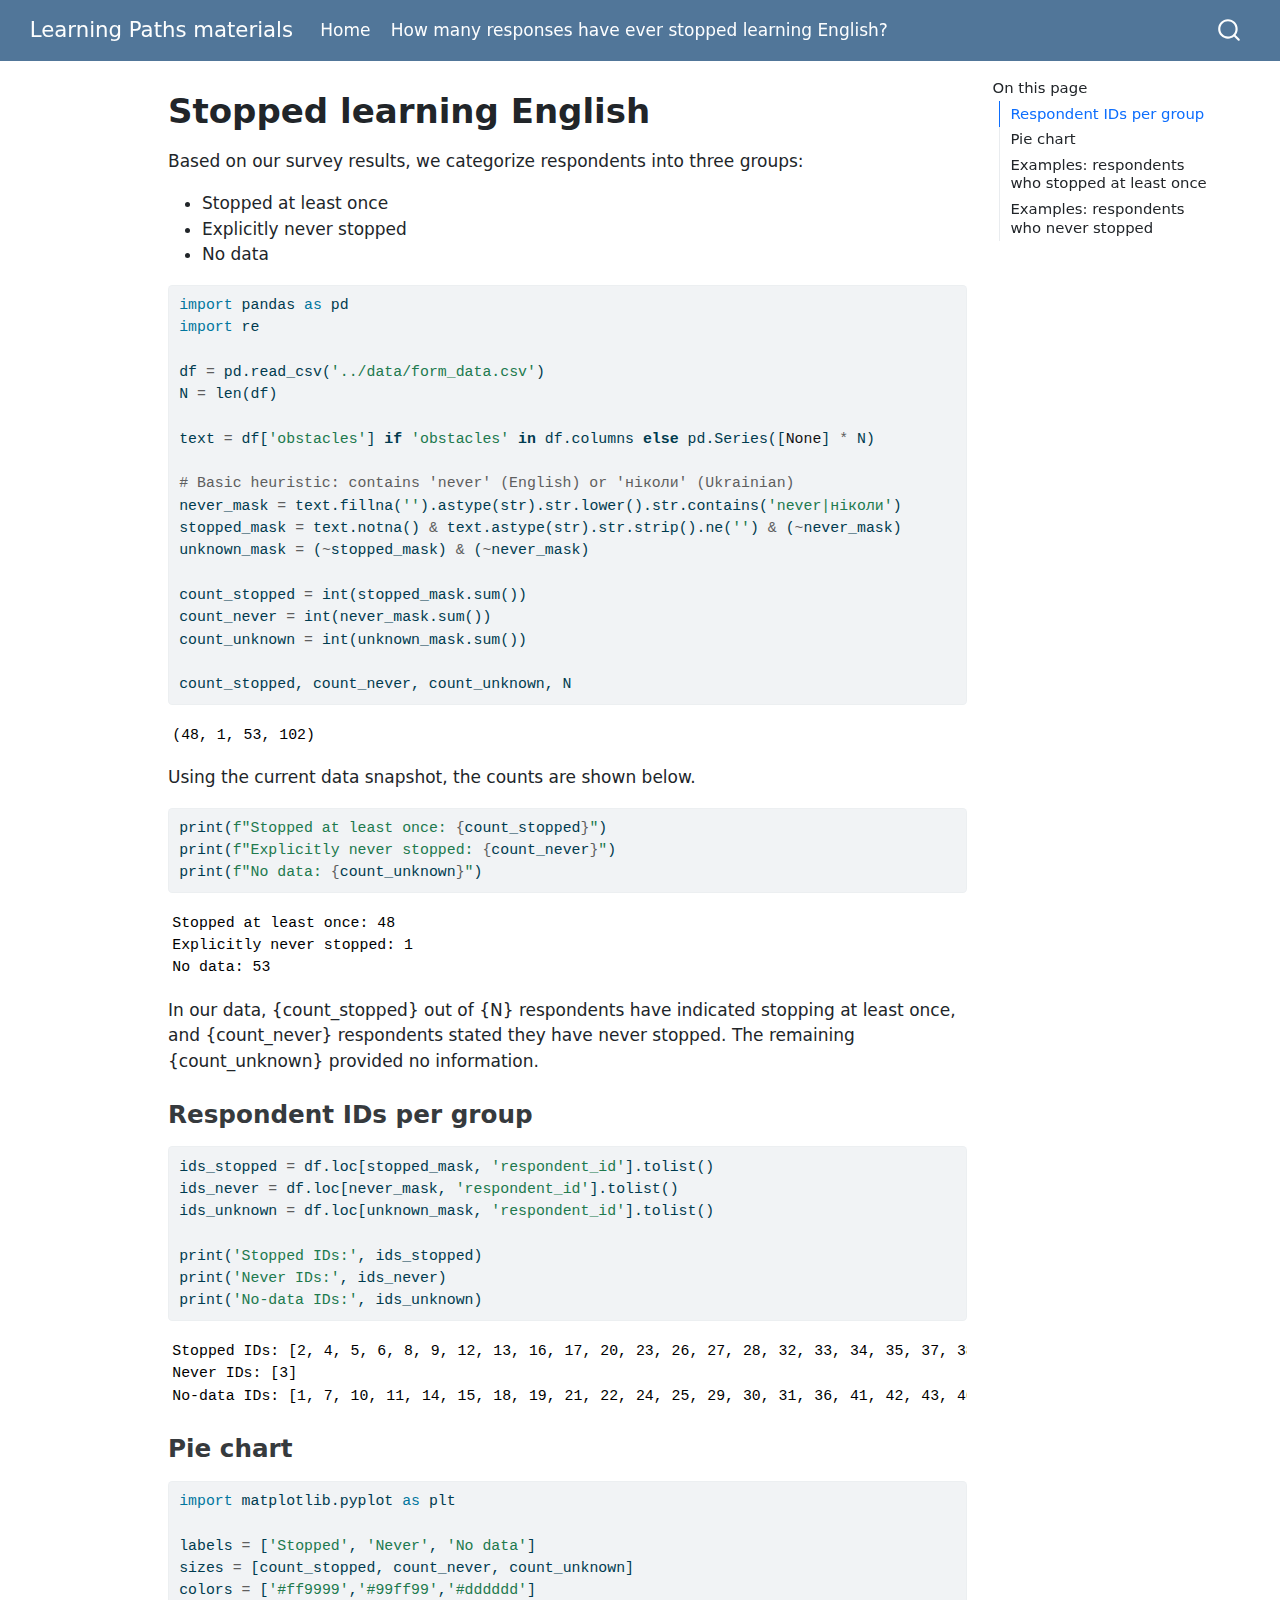
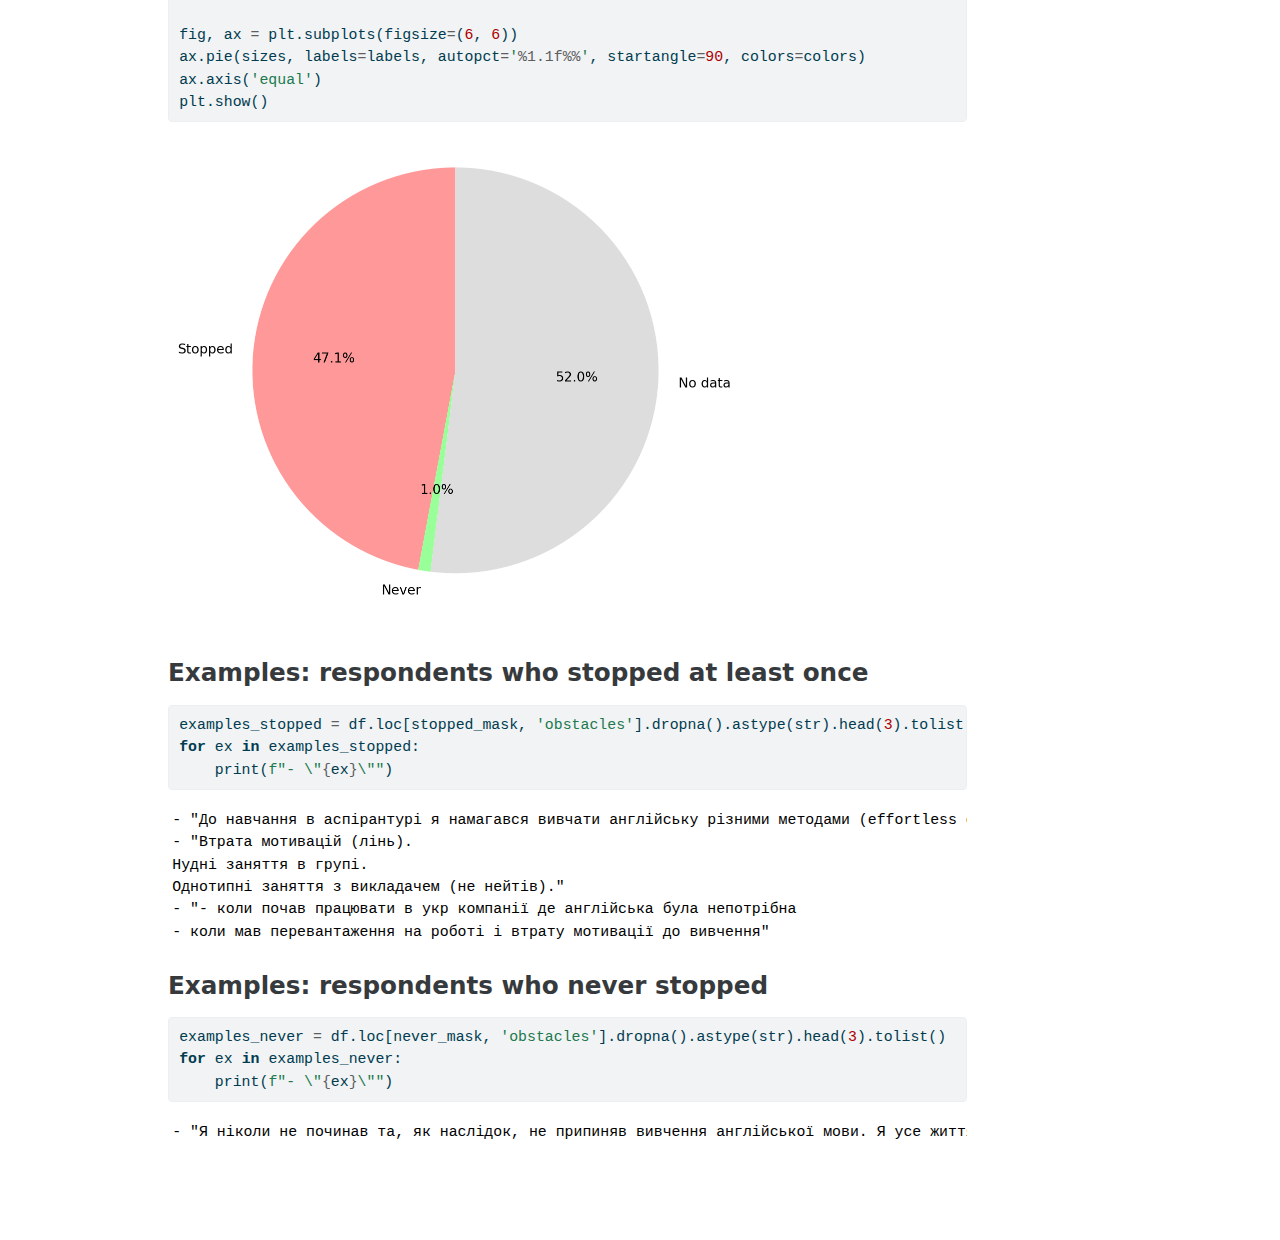
<file: docs/notebooks/stopped_learning.html>
<!DOCTYPE html>
<html xmlns="http://www.w3.org/1999/xhtml" lang="en" xml:lang="en"><head>

<meta charset="utf-8">
<meta name="generator" content="quarto-1.7.33">

<meta name="viewport" content="width=device-width, initial-scale=1.0, user-scalable=yes">


<title>Stopped learning English – Learning Paths materials</title>
<style>
code{white-space: pre-wrap;}
span.smallcaps{font-variant: small-caps;}
div.columns{display: flex; gap: min(4vw, 1.5em);}
div.column{flex: auto; overflow-x: auto;}
div.hanging-indent{margin-left: 1.5em; text-indent: -1.5em;}
ul.task-list{list-style: none;}
ul.task-list li input[type="checkbox"] {
  width: 0.8em;
  margin: 0 0.8em 0.2em -1em; /* quarto-specific, see https://github.com/quarto-dev/quarto-cli/issues/4556 */ 
  vertical-align: middle;
}
/* CSS for syntax highlighting */
html { -webkit-text-size-adjust: 100%; }
pre > code.sourceCode { white-space: pre; position: relative; }
pre > code.sourceCode > span { display: inline-block; line-height: 1.25; }
pre > code.sourceCode > span:empty { height: 1.2em; }
.sourceCode { overflow: visible; }
code.sourceCode > span { color: inherit; text-decoration: inherit; }
div.sourceCode { margin: 1em 0; }
pre.sourceCode { margin: 0; }
@media screen {
div.sourceCode { overflow: auto; }
}
@media print {
pre > code.sourceCode { white-space: pre-wrap; }
pre > code.sourceCode > span { text-indent: -5em; padding-left: 5em; }
}
pre.numberSource code
  { counter-reset: source-line 0; }
pre.numberSource code > span
  { position: relative; left: -4em; counter-increment: source-line; }
pre.numberSource code > span > a:first-child::before
  { content: counter(source-line);
    position: relative; left: -1em; text-align: right; vertical-align: baseline;
    border: none; display: inline-block;
    -webkit-touch-callout: none; -webkit-user-select: none;
    -khtml-user-select: none; -moz-user-select: none;
    -ms-user-select: none; user-select: none;
    padding: 0 4px; width: 4em;
  }
pre.numberSource { margin-left: 3em;  padding-left: 4px; }
div.sourceCode
  {   }
@media screen {
pre > code.sourceCode > span > a:first-child::before { text-decoration: underline; }
}
</style>


<script src="../site_libs/quarto-nav/quarto-nav.js"></script>
<script src="../site_libs/quarto-nav/headroom.min.js"></script>
<script src="../site_libs/clipboard/clipboard.min.js"></script>
<script src="../site_libs/quarto-search/autocomplete.umd.js"></script>
<script src="../site_libs/quarto-search/fuse.min.js"></script>
<script src="../site_libs/quarto-search/quarto-search.js"></script>
<meta name="quarto:offset" content="../">
<script src="../site_libs/quarto-html/quarto.js" type="module"></script>
<script src="../site_libs/quarto-html/tabsets/tabsets.js" type="module"></script>
<script src="../site_libs/quarto-html/popper.min.js"></script>
<script src="../site_libs/quarto-html/tippy.umd.min.js"></script>
<script src="../site_libs/quarto-html/anchor.min.js"></script>
<link href="../site_libs/quarto-html/tippy.css" rel="stylesheet">
<link href="../site_libs/quarto-html/quarto-syntax-highlighting-ea385d0e468b0dd5ea5bf0780b1290d9.css" rel="stylesheet" id="quarto-text-highlighting-styles">
<script src="../site_libs/bootstrap/bootstrap.min.js"></script>
<link href="../site_libs/bootstrap/bootstrap-icons.css" rel="stylesheet">
<link href="../site_libs/bootstrap/bootstrap-a14e3238c51140e99ccc48519b6ed9ce.min.css" rel="stylesheet" append-hash="true" id="quarto-bootstrap" data-mode="light">
<script id="quarto-search-options" type="application/json">{
  "location": "navbar",
  "copy-button": false,
  "collapse-after": 3,
  "panel-placement": "end",
  "type": "overlay",
  "limit": 50,
  "keyboard-shortcut": [
    "f",
    "/",
    "s"
  ],
  "show-item-context": false,
  "language": {
    "search-no-results-text": "No results",
    "search-matching-documents-text": "matching documents",
    "search-copy-link-title": "Copy link to search",
    "search-hide-matches-text": "Hide additional matches",
    "search-more-match-text": "more match in this document",
    "search-more-matches-text": "more matches in this document",
    "search-clear-button-title": "Clear",
    "search-text-placeholder": "",
    "search-detached-cancel-button-title": "Cancel",
    "search-submit-button-title": "Submit",
    "search-label": "Search"
  }
}</script>


</head>

<body class="nav-fixed quarto-light">

<div id="quarto-search-results"></div>
  <header id="quarto-header" class="headroom fixed-top">
    <nav class="navbar navbar-expand-lg " data-bs-theme="dark">
      <div class="navbar-container container-fluid">
      <div class="navbar-brand-container mx-auto">
    <a class="navbar-brand" href="../index.html">
    <span class="navbar-title">Learning Paths materials</span>
    </a>
  </div>
            <div id="quarto-search" class="" title="Search"></div>
          <button class="navbar-toggler" type="button" data-bs-toggle="collapse" data-bs-target="#navbarCollapse" aria-controls="navbarCollapse" role="menu" aria-expanded="false" aria-label="Toggle navigation" onclick="if (window.quartoToggleHeadroom) { window.quartoToggleHeadroom(); }">
  <span class="navbar-toggler-icon"></span>
</button>
          <div class="collapse navbar-collapse" id="navbarCollapse">
            <ul class="navbar-nav navbar-nav-scroll me-auto">
  <li class="nav-item">
    <a class="nav-link" href="../notebooks/index.html"> 
<span class="menu-text">Home</span></a>
  </li>  
  <li class="nav-item">
    <a class="nav-link active" href="../notebooks/stopped_learning.html" aria-current="page"> 
<span class="menu-text">How many responses have ever stopped learning English?</span></a>
  </li>  
</ul>
          </div> <!-- /navcollapse -->
            <div class="quarto-navbar-tools">
</div>
      </div> <!-- /container-fluid -->
    </nav>
</header>
<!-- content -->
<div id="quarto-content" class="quarto-container page-columns page-rows-contents page-layout-article page-navbar">
<!-- sidebar -->
<!-- margin-sidebar -->
    <div id="quarto-margin-sidebar" class="sidebar margin-sidebar">
        <nav id="TOC" role="doc-toc" class="toc-active">
    <h2 id="toc-title">On this page</h2>
   
  <ul>
  <li><a href="#respondent-ids-per-group" id="toc-respondent-ids-per-group" class="nav-link active" data-scroll-target="#respondent-ids-per-group">Respondent IDs per group</a></li>
  <li><a href="#pie-chart" id="toc-pie-chart" class="nav-link" data-scroll-target="#pie-chart">Pie chart</a></li>
  <li><a href="#examples-respondents-who-stopped-at-least-once" id="toc-examples-respondents-who-stopped-at-least-once" class="nav-link" data-scroll-target="#examples-respondents-who-stopped-at-least-once">Examples: respondents who stopped at least once</a></li>
  <li><a href="#examples-respondents-who-never-stopped" id="toc-examples-respondents-who-never-stopped" class="nav-link" data-scroll-target="#examples-respondents-who-never-stopped">Examples: respondents who never stopped</a></li>
  </ul>
</nav>
    </div>
<!-- main -->
<main class="content" id="quarto-document-content">

<header id="title-block-header" class="quarto-title-block default">
<div class="quarto-title">
<h1 class="title">Stopped learning English</h1>
</div>



<div class="quarto-title-meta">

    
  
    
  </div>
  


</header>


<p>Based on our survey results, we categorize respondents into three groups:</p>
<ul>
<li>Stopped at least once</li>
<li>Explicitly never stopped</li>
<li>No data</li>
</ul>
<div id="9164b27b" class="cell" data-execution_count="1">
<div class="sourceCode cell-code" id="cb1"><pre class="sourceCode python code-with-copy"><code class="sourceCode python"><span id="cb1-1"><a href="#cb1-1" aria-hidden="true" tabindex="-1"></a><span class="im">import</span> pandas <span class="im">as</span> pd</span>
<span id="cb1-2"><a href="#cb1-2" aria-hidden="true" tabindex="-1"></a><span class="im">import</span> re</span>
<span id="cb1-3"><a href="#cb1-3" aria-hidden="true" tabindex="-1"></a></span>
<span id="cb1-4"><a href="#cb1-4" aria-hidden="true" tabindex="-1"></a>df <span class="op">=</span> pd.read_csv(<span class="st">'../data/form_data.csv'</span>)</span>
<span id="cb1-5"><a href="#cb1-5" aria-hidden="true" tabindex="-1"></a>N <span class="op">=</span> <span class="bu">len</span>(df)</span>
<span id="cb1-6"><a href="#cb1-6" aria-hidden="true" tabindex="-1"></a></span>
<span id="cb1-7"><a href="#cb1-7" aria-hidden="true" tabindex="-1"></a>text <span class="op">=</span> df[<span class="st">'obstacles'</span>] <span class="cf">if</span> <span class="st">'obstacles'</span> <span class="kw">in</span> df.columns <span class="cf">else</span> pd.Series([<span class="va">None</span>] <span class="op">*</span> N)</span>
<span id="cb1-8"><a href="#cb1-8" aria-hidden="true" tabindex="-1"></a></span>
<span id="cb1-9"><a href="#cb1-9" aria-hidden="true" tabindex="-1"></a><span class="co"># Basic heuristic: contains 'never' (English) or 'ніколи' (Ukrainian)</span></span>
<span id="cb1-10"><a href="#cb1-10" aria-hidden="true" tabindex="-1"></a>never_mask <span class="op">=</span> text.fillna(<span class="st">''</span>).astype(<span class="bu">str</span>).<span class="bu">str</span>.lower().<span class="bu">str</span>.contains(<span class="st">'never|ніколи'</span>)</span>
<span id="cb1-11"><a href="#cb1-11" aria-hidden="true" tabindex="-1"></a>stopped_mask <span class="op">=</span> text.notna() <span class="op">&amp;</span> text.astype(<span class="bu">str</span>).<span class="bu">str</span>.strip().ne(<span class="st">''</span>) <span class="op">&amp;</span> (<span class="op">~</span>never_mask)</span>
<span id="cb1-12"><a href="#cb1-12" aria-hidden="true" tabindex="-1"></a>unknown_mask <span class="op">=</span> (<span class="op">~</span>stopped_mask) <span class="op">&amp;</span> (<span class="op">~</span>never_mask)</span>
<span id="cb1-13"><a href="#cb1-13" aria-hidden="true" tabindex="-1"></a></span>
<span id="cb1-14"><a href="#cb1-14" aria-hidden="true" tabindex="-1"></a>count_stopped <span class="op">=</span> <span class="bu">int</span>(stopped_mask.<span class="bu">sum</span>())</span>
<span id="cb1-15"><a href="#cb1-15" aria-hidden="true" tabindex="-1"></a>count_never <span class="op">=</span> <span class="bu">int</span>(never_mask.<span class="bu">sum</span>())</span>
<span id="cb1-16"><a href="#cb1-16" aria-hidden="true" tabindex="-1"></a>count_unknown <span class="op">=</span> <span class="bu">int</span>(unknown_mask.<span class="bu">sum</span>())</span>
<span id="cb1-17"><a href="#cb1-17" aria-hidden="true" tabindex="-1"></a></span>
<span id="cb1-18"><a href="#cb1-18" aria-hidden="true" tabindex="-1"></a>count_stopped, count_never, count_unknown, N</span></code><button title="Copy to Clipboard" class="code-copy-button"><i class="bi"></i></button></pre></div>
<div class="cell-output cell-output-display" data-execution_count="13">
<pre><code>(48, 1, 53, 102)</code></pre>
</div>
</div>
<p>Using the current data snapshot, the counts are shown below.</p>
<div id="37fffa40" class="cell" data-execution_count="2">
<div class="sourceCode cell-code" id="cb3"><pre class="sourceCode python code-with-copy"><code class="sourceCode python"><span id="cb3-1"><a href="#cb3-1" aria-hidden="true" tabindex="-1"></a><span class="bu">print</span>(<span class="ss">f"Stopped at least once: </span><span class="sc">{</span>count_stopped<span class="sc">}</span><span class="ss">"</span>)</span>
<span id="cb3-2"><a href="#cb3-2" aria-hidden="true" tabindex="-1"></a><span class="bu">print</span>(<span class="ss">f"Explicitly never stopped: </span><span class="sc">{</span>count_never<span class="sc">}</span><span class="ss">"</span>)</span>
<span id="cb3-3"><a href="#cb3-3" aria-hidden="true" tabindex="-1"></a><span class="bu">print</span>(<span class="ss">f"No data: </span><span class="sc">{</span>count_unknown<span class="sc">}</span><span class="ss">"</span>)</span></code><button title="Copy to Clipboard" class="code-copy-button"><i class="bi"></i></button></pre></div>
<div class="cell-output cell-output-stdout">
<pre><code>Stopped at least once: 48
Explicitly never stopped: 1
No data: 53</code></pre>
</div>
</div>
<p>In our data, {count_stopped} out of {N} respondents have indicated stopping at least once, and {count_never} respondents stated they have never stopped. The remaining {count_unknown} provided no information.</p>
<section id="respondent-ids-per-group" class="level3">
<h3 class="anchored" data-anchor-id="respondent-ids-per-group">Respondent IDs per group</h3>
<div id="e6505e14" class="cell" data-execution_count="3">
<div class="sourceCode cell-code" id="cb5"><pre class="sourceCode python code-with-copy"><code class="sourceCode python"><span id="cb5-1"><a href="#cb5-1" aria-hidden="true" tabindex="-1"></a>ids_stopped <span class="op">=</span> df.loc[stopped_mask, <span class="st">'respondent_id'</span>].tolist()</span>
<span id="cb5-2"><a href="#cb5-2" aria-hidden="true" tabindex="-1"></a>ids_never <span class="op">=</span> df.loc[never_mask, <span class="st">'respondent_id'</span>].tolist()</span>
<span id="cb5-3"><a href="#cb5-3" aria-hidden="true" tabindex="-1"></a>ids_unknown <span class="op">=</span> df.loc[unknown_mask, <span class="st">'respondent_id'</span>].tolist()</span>
<span id="cb5-4"><a href="#cb5-4" aria-hidden="true" tabindex="-1"></a></span>
<span id="cb5-5"><a href="#cb5-5" aria-hidden="true" tabindex="-1"></a><span class="bu">print</span>(<span class="st">'Stopped IDs:'</span>, ids_stopped)</span>
<span id="cb5-6"><a href="#cb5-6" aria-hidden="true" tabindex="-1"></a><span class="bu">print</span>(<span class="st">'Never IDs:'</span>, ids_never)</span>
<span id="cb5-7"><a href="#cb5-7" aria-hidden="true" tabindex="-1"></a><span class="bu">print</span>(<span class="st">'No-data IDs:'</span>, ids_unknown)</span></code><button title="Copy to Clipboard" class="code-copy-button"><i class="bi"></i></button></pre></div>
<div class="cell-output cell-output-stdout">
<pre><code>Stopped IDs: [2, 4, 5, 6, 8, 9, 12, 13, 16, 17, 20, 23, 26, 27, 28, 32, 33, 34, 35, 37, 38, 39, 40, 44, 45, 48, 54, 56, 58, 59, 61, 63, 69, 73, 76, 81, 82, 83, 84, 86, 90, 91, 92, 95, 96, 97, 98, 101]
Never IDs: [3]
No-data IDs: [1, 7, 10, 11, 14, 15, 18, 19, 21, 22, 24, 25, 29, 30, 31, 36, 41, 42, 43, 46, 47, 49, 50, 51, 52, 53, 55, 57, 60, 62, 64, 65, 66, 67, 68, 70, 71, 72, 74, 75, 77, 78, 79, 80, 85, 87, 88, 89, 93, 94, 99, 100, 102]</code></pre>
</div>
</div>
</section>
<section id="pie-chart" class="level3">
<h3 class="anchored" data-anchor-id="pie-chart">Pie chart</h3>
<div id="0cfe8f06" class="cell" data-execution_count="4">
<div class="sourceCode cell-code" id="cb7"><pre class="sourceCode python code-with-copy"><code class="sourceCode python"><span id="cb7-1"><a href="#cb7-1" aria-hidden="true" tabindex="-1"></a><span class="im">import</span> matplotlib.pyplot <span class="im">as</span> plt</span>
<span id="cb7-2"><a href="#cb7-2" aria-hidden="true" tabindex="-1"></a></span>
<span id="cb7-3"><a href="#cb7-3" aria-hidden="true" tabindex="-1"></a>labels <span class="op">=</span> [<span class="st">'Stopped'</span>, <span class="st">'Never'</span>, <span class="st">'No data'</span>]</span>
<span id="cb7-4"><a href="#cb7-4" aria-hidden="true" tabindex="-1"></a>sizes <span class="op">=</span> [count_stopped, count_never, count_unknown]</span>
<span id="cb7-5"><a href="#cb7-5" aria-hidden="true" tabindex="-1"></a>colors <span class="op">=</span> [<span class="st">'#ff9999'</span>,<span class="st">'#99ff99'</span>,<span class="st">'#dddddd'</span>]</span>
<span id="cb7-6"><a href="#cb7-6" aria-hidden="true" tabindex="-1"></a></span>
<span id="cb7-7"><a href="#cb7-7" aria-hidden="true" tabindex="-1"></a>fig, ax <span class="op">=</span> plt.subplots(figsize<span class="op">=</span>(<span class="dv">6</span>, <span class="dv">6</span>))</span>
<span id="cb7-8"><a href="#cb7-8" aria-hidden="true" tabindex="-1"></a>ax.pie(sizes, labels<span class="op">=</span>labels, autopct<span class="op">=</span><span class="st">'</span><span class="sc">%1.1f%%</span><span class="st">'</span>, startangle<span class="op">=</span><span class="dv">90</span>, colors<span class="op">=</span>colors)</span>
<span id="cb7-9"><a href="#cb7-9" aria-hidden="true" tabindex="-1"></a>ax.axis(<span class="st">'equal'</span>)</span>
<span id="cb7-10"><a href="#cb7-10" aria-hidden="true" tabindex="-1"></a>plt.show()</span></code><button title="Copy to Clipboard" class="code-copy-button"><i class="bi"></i></button></pre></div>
<div class="cell-output cell-output-display">
<div>
<figure class="figure">
<p><img src="stopped_learning_files/figure-html/cell-5-output-1.png" width="572" height="468" class="figure-img"></p>
</figure>
</div>
</div>
</div>
</section>
<section id="examples-respondents-who-stopped-at-least-once" class="level3">
<h3 class="anchored" data-anchor-id="examples-respondents-who-stopped-at-least-once">Examples: respondents who stopped at least once</h3>
<div id="20160823" class="cell" data-execution_count="5">
<div class="sourceCode cell-code" id="cb8"><pre class="sourceCode python code-with-copy"><code class="sourceCode python"><span id="cb8-1"><a href="#cb8-1" aria-hidden="true" tabindex="-1"></a>examples_stopped <span class="op">=</span> df.loc[stopped_mask, <span class="st">'obstacles'</span>].dropna().astype(<span class="bu">str</span>).head(<span class="dv">3</span>).tolist()</span>
<span id="cb8-2"><a href="#cb8-2" aria-hidden="true" tabindex="-1"></a><span class="cf">for</span> ex <span class="kw">in</span> examples_stopped:</span>
<span id="cb8-3"><a href="#cb8-3" aria-hidden="true" tabindex="-1"></a>    <span class="bu">print</span>(<span class="ss">f"- </span><span class="ch">\"</span><span class="sc">{</span>ex<span class="sc">}</span><span class="ch">\"</span><span class="ss">"</span>)</span></code><button title="Copy to Clipboard" class="code-copy-button"><i class="bi"></i></button></pre></div>
<div class="cell-output cell-output-stdout">
<pre><code>- "До навчання в аспірантурі я намагався вивчати англійську різними методами (effortless english, перегляд професійних курсів англійською, тренував вимову), але через травму у вивченні англійської на аспірантурі де викладачки тупо задовбувала тим щоб ми перекладали з англійської на українську статті прям сидячи біля неї вголос то бажання вивчати зникло максимально. І досі доволі важко змусити себе вчити англійську проходячи курси чи читаючи книжки. Думаю спробувати персональні заняття, хоча й теперішнього рівня вистачає для професійних потреб. "
- "Втрата мотивацій (лінь).
Нудні заняття в групі.
Однотипні заняття з викладачем (не нейтів)."
- "- коли почав працювати в укр компанії де англійська була непотрібна
- коли мав перевантаження на роботі і втрату мотивації до вивчення"</code></pre>
</div>
</div>
</section>
<section id="examples-respondents-who-never-stopped" class="level3">
<h3 class="anchored" data-anchor-id="examples-respondents-who-never-stopped">Examples: respondents who never stopped</h3>
<div id="224404a1" class="cell" data-execution_count="6">
<div class="sourceCode cell-code" id="cb10"><pre class="sourceCode python code-with-copy"><code class="sourceCode python"><span id="cb10-1"><a href="#cb10-1" aria-hidden="true" tabindex="-1"></a>examples_never <span class="op">=</span> df.loc[never_mask, <span class="st">'obstacles'</span>].dropna().astype(<span class="bu">str</span>).head(<span class="dv">3</span>).tolist()</span>
<span id="cb10-2"><a href="#cb10-2" aria-hidden="true" tabindex="-1"></a><span class="cf">for</span> ex <span class="kw">in</span> examples_never:</span>
<span id="cb10-3"><a href="#cb10-3" aria-hidden="true" tabindex="-1"></a>    <span class="bu">print</span>(<span class="ss">f"- </span><span class="ch">\"</span><span class="sc">{</span>ex<span class="sc">}</span><span class="ch">\"</span><span class="ss">"</span>)</span></code><button title="Copy to Clipboard" class="code-copy-button"><i class="bi"></i></button></pre></div>
<div class="cell-output cell-output-stdout">
<pre><code>- "Я ніколи не починав та, як наслідок, не припиняв вивчення англійської мови. Я усе життя не цурався читати англомовні статті або дивитись фільми англійскьою. Спочатку деякі деталі були не зрозумілі, але з часом, переводячи незнайомі слова та бачучи конкретні речення та як використовуються слова в контексті, мій рівень знань покращувався. "</code></pre>
</div>
</div>


</section>

</main> <!-- /main -->
<script id="quarto-html-after-body" type="application/javascript">
  window.document.addEventListener("DOMContentLoaded", function (event) {
    const icon = "";
    const anchorJS = new window.AnchorJS();
    anchorJS.options = {
      placement: 'right',
      icon: icon
    };
    anchorJS.add('.anchored');
    const isCodeAnnotation = (el) => {
      for (const clz of el.classList) {
        if (clz.startsWith('code-annotation-')) {                     
          return true;
        }
      }
      return false;
    }
    const onCopySuccess = function(e) {
      // button target
      const button = e.trigger;
      // don't keep focus
      button.blur();
      // flash "checked"
      button.classList.add('code-copy-button-checked');
      var currentTitle = button.getAttribute("title");
      button.setAttribute("title", "Copied!");
      let tooltip;
      if (window.bootstrap) {
        button.setAttribute("data-bs-toggle", "tooltip");
        button.setAttribute("data-bs-placement", "left");
        button.setAttribute("data-bs-title", "Copied!");
        tooltip = new bootstrap.Tooltip(button, 
          { trigger: "manual", 
            customClass: "code-copy-button-tooltip",
            offset: [0, -8]});
        tooltip.show();    
      }
      setTimeout(function() {
        if (tooltip) {
          tooltip.hide();
          button.removeAttribute("data-bs-title");
          button.removeAttribute("data-bs-toggle");
          button.removeAttribute("data-bs-placement");
        }
        button.setAttribute("title", currentTitle);
        button.classList.remove('code-copy-button-checked');
      }, 1000);
      // clear code selection
      e.clearSelection();
    }
    const getTextToCopy = function(trigger) {
        const codeEl = trigger.previousElementSibling.cloneNode(true);
        for (const childEl of codeEl.children) {
          if (isCodeAnnotation(childEl)) {
            childEl.remove();
          }
        }
        return codeEl.innerText;
    }
    const clipboard = new window.ClipboardJS('.code-copy-button:not([data-in-quarto-modal])', {
      text: getTextToCopy
    });
    clipboard.on('success', onCopySuccess);
    if (window.document.getElementById('quarto-embedded-source-code-modal')) {
      const clipboardModal = new window.ClipboardJS('.code-copy-button[data-in-quarto-modal]', {
        text: getTextToCopy,
        container: window.document.getElementById('quarto-embedded-source-code-modal')
      });
      clipboardModal.on('success', onCopySuccess);
    }
      var localhostRegex = new RegExp(/^(?:http|https):\/\/localhost\:?[0-9]*\//);
      var mailtoRegex = new RegExp(/^mailto:/);
        var filterRegex = new RegExp('/' + window.location.host + '/');
      var isInternal = (href) => {
          return filterRegex.test(href) || localhostRegex.test(href) || mailtoRegex.test(href);
      }
      // Inspect non-navigation links and adorn them if external
     var links = window.document.querySelectorAll('a[href]:not(.nav-link):not(.navbar-brand):not(.toc-action):not(.sidebar-link):not(.sidebar-item-toggle):not(.pagination-link):not(.no-external):not([aria-hidden]):not(.dropdown-item):not(.quarto-navigation-tool):not(.about-link)');
      for (var i=0; i<links.length; i++) {
        const link = links[i];
        if (!isInternal(link.href)) {
          // undo the damage that might have been done by quarto-nav.js in the case of
          // links that we want to consider external
          if (link.dataset.originalHref !== undefined) {
            link.href = link.dataset.originalHref;
          }
        }
      }
    function tippyHover(el, contentFn, onTriggerFn, onUntriggerFn) {
      const config = {
        allowHTML: true,
        maxWidth: 500,
        delay: 100,
        arrow: false,
        appendTo: function(el) {
            return el.parentElement;
        },
        interactive: true,
        interactiveBorder: 10,
        theme: 'quarto',
        placement: 'bottom-start',
      };
      if (contentFn) {
        config.content = contentFn;
      }
      if (onTriggerFn) {
        config.onTrigger = onTriggerFn;
      }
      if (onUntriggerFn) {
        config.onUntrigger = onUntriggerFn;
      }
      window.tippy(el, config); 
    }
    const noterefs = window.document.querySelectorAll('a[role="doc-noteref"]');
    for (var i=0; i<noterefs.length; i++) {
      const ref = noterefs[i];
      tippyHover(ref, function() {
        // use id or data attribute instead here
        let href = ref.getAttribute('data-footnote-href') || ref.getAttribute('href');
        try { href = new URL(href).hash; } catch {}
        const id = href.replace(/^#\/?/, "");
        const note = window.document.getElementById(id);
        if (note) {
          return note.innerHTML;
        } else {
          return "";
        }
      });
    }
    const xrefs = window.document.querySelectorAll('a.quarto-xref');
    const processXRef = (id, note) => {
      // Strip column container classes
      const stripColumnClz = (el) => {
        el.classList.remove("page-full", "page-columns");
        if (el.children) {
          for (const child of el.children) {
            stripColumnClz(child);
          }
        }
      }
      stripColumnClz(note)
      if (id === null || id.startsWith('sec-')) {
        // Special case sections, only their first couple elements
        const container = document.createElement("div");
        if (note.children && note.children.length > 2) {
          container.appendChild(note.children[0].cloneNode(true));
          for (let i = 1; i < note.children.length; i++) {
            const child = note.children[i];
            if (child.tagName === "P" && child.innerText === "") {
              continue;
            } else {
              container.appendChild(child.cloneNode(true));
              break;
            }
          }
          if (window.Quarto?.typesetMath) {
            window.Quarto.typesetMath(container);
          }
          return container.innerHTML
        } else {
          if (window.Quarto?.typesetMath) {
            window.Quarto.typesetMath(note);
          }
          return note.innerHTML;
        }
      } else {
        // Remove any anchor links if they are present
        const anchorLink = note.querySelector('a.anchorjs-link');
        if (anchorLink) {
          anchorLink.remove();
        }
        if (window.Quarto?.typesetMath) {
          window.Quarto.typesetMath(note);
        }
        if (note.classList.contains("callout")) {
          return note.outerHTML;
        } else {
          return note.innerHTML;
        }
      }
    }
    for (var i=0; i<xrefs.length; i++) {
      const xref = xrefs[i];
      tippyHover(xref, undefined, function(instance) {
        instance.disable();
        let url = xref.getAttribute('href');
        let hash = undefined; 
        if (url.startsWith('#')) {
          hash = url;
        } else {
          try { hash = new URL(url).hash; } catch {}
        }
        if (hash) {
          const id = hash.replace(/^#\/?/, "");
          const note = window.document.getElementById(id);
          if (note !== null) {
            try {
              const html = processXRef(id, note.cloneNode(true));
              instance.setContent(html);
            } finally {
              instance.enable();
              instance.show();
            }
          } else {
            // See if we can fetch this
            fetch(url.split('#')[0])
            .then(res => res.text())
            .then(html => {
              const parser = new DOMParser();
              const htmlDoc = parser.parseFromString(html, "text/html");
              const note = htmlDoc.getElementById(id);
              if (note !== null) {
                const html = processXRef(id, note);
                instance.setContent(html);
              } 
            }).finally(() => {
              instance.enable();
              instance.show();
            });
          }
        } else {
          // See if we can fetch a full url (with no hash to target)
          // This is a special case and we should probably do some content thinning / targeting
          fetch(url)
          .then(res => res.text())
          .then(html => {
            const parser = new DOMParser();
            const htmlDoc = parser.parseFromString(html, "text/html");
            const note = htmlDoc.querySelector('main.content');
            if (note !== null) {
              // This should only happen for chapter cross references
              // (since there is no id in the URL)
              // remove the first header
              if (note.children.length > 0 && note.children[0].tagName === "HEADER") {
                note.children[0].remove();
              }
              const html = processXRef(null, note);
              instance.setContent(html);
            } 
          }).finally(() => {
            instance.enable();
            instance.show();
          });
        }
      }, function(instance) {
      });
    }
        let selectedAnnoteEl;
        const selectorForAnnotation = ( cell, annotation) => {
          let cellAttr = 'data-code-cell="' + cell + '"';
          let lineAttr = 'data-code-annotation="' +  annotation + '"';
          const selector = 'span[' + cellAttr + '][' + lineAttr + ']';
          return selector;
        }
        const selectCodeLines = (annoteEl) => {
          const doc = window.document;
          const targetCell = annoteEl.getAttribute("data-target-cell");
          const targetAnnotation = annoteEl.getAttribute("data-target-annotation");
          const annoteSpan = window.document.querySelector(selectorForAnnotation(targetCell, targetAnnotation));
          const lines = annoteSpan.getAttribute("data-code-lines").split(",");
          const lineIds = lines.map((line) => {
            return targetCell + "-" + line;
          })
          let top = null;
          let height = null;
          let parent = null;
          if (lineIds.length > 0) {
              //compute the position of the single el (top and bottom and make a div)
              const el = window.document.getElementById(lineIds[0]);
              top = el.offsetTop;
              height = el.offsetHeight;
              parent = el.parentElement.parentElement;
            if (lineIds.length > 1) {
              const lastEl = window.document.getElementById(lineIds[lineIds.length - 1]);
              const bottom = lastEl.offsetTop + lastEl.offsetHeight;
              height = bottom - top;
            }
            if (top !== null && height !== null && parent !== null) {
              // cook up a div (if necessary) and position it 
              let div = window.document.getElementById("code-annotation-line-highlight");
              if (div === null) {
                div = window.document.createElement("div");
                div.setAttribute("id", "code-annotation-line-highlight");
                div.style.position = 'absolute';
                parent.appendChild(div);
              }
              div.style.top = top - 2 + "px";
              div.style.height = height + 4 + "px";
              div.style.left = 0;
              let gutterDiv = window.document.getElementById("code-annotation-line-highlight-gutter");
              if (gutterDiv === null) {
                gutterDiv = window.document.createElement("div");
                gutterDiv.setAttribute("id", "code-annotation-line-highlight-gutter");
                gutterDiv.style.position = 'absolute';
                const codeCell = window.document.getElementById(targetCell);
                const gutter = codeCell.querySelector('.code-annotation-gutter');
                gutter.appendChild(gutterDiv);
              }
              gutterDiv.style.top = top - 2 + "px";
              gutterDiv.style.height = height + 4 + "px";
            }
            selectedAnnoteEl = annoteEl;
          }
        };
        const unselectCodeLines = () => {
          const elementsIds = ["code-annotation-line-highlight", "code-annotation-line-highlight-gutter"];
          elementsIds.forEach((elId) => {
            const div = window.document.getElementById(elId);
            if (div) {
              div.remove();
            }
          });
          selectedAnnoteEl = undefined;
        };
          // Handle positioning of the toggle
      window.addEventListener(
        "resize",
        throttle(() => {
          elRect = undefined;
          if (selectedAnnoteEl) {
            selectCodeLines(selectedAnnoteEl);
          }
        }, 10)
      );
      function throttle(fn, ms) {
      let throttle = false;
      let timer;
        return (...args) => {
          if(!throttle) { // first call gets through
              fn.apply(this, args);
              throttle = true;
          } else { // all the others get throttled
              if(timer) clearTimeout(timer); // cancel #2
              timer = setTimeout(() => {
                fn.apply(this, args);
                timer = throttle = false;
              }, ms);
          }
        };
      }
        // Attach click handler to the DT
        const annoteDls = window.document.querySelectorAll('dt[data-target-cell]');
        for (const annoteDlNode of annoteDls) {
          annoteDlNode.addEventListener('click', (event) => {
            const clickedEl = event.target;
            if (clickedEl !== selectedAnnoteEl) {
              unselectCodeLines();
              const activeEl = window.document.querySelector('dt[data-target-cell].code-annotation-active');
              if (activeEl) {
                activeEl.classList.remove('code-annotation-active');
              }
              selectCodeLines(clickedEl);
              clickedEl.classList.add('code-annotation-active');
            } else {
              // Unselect the line
              unselectCodeLines();
              clickedEl.classList.remove('code-annotation-active');
            }
          });
        }
    const findCites = (el) => {
      const parentEl = el.parentElement;
      if (parentEl) {
        const cites = parentEl.dataset.cites;
        if (cites) {
          return {
            el,
            cites: cites.split(' ')
          };
        } else {
          return findCites(el.parentElement)
        }
      } else {
        return undefined;
      }
    };
    var bibliorefs = window.document.querySelectorAll('a[role="doc-biblioref"]');
    for (var i=0; i<bibliorefs.length; i++) {
      const ref = bibliorefs[i];
      const citeInfo = findCites(ref);
      if (citeInfo) {
        tippyHover(citeInfo.el, function() {
          var popup = window.document.createElement('div');
          citeInfo.cites.forEach(function(cite) {
            var citeDiv = window.document.createElement('div');
            citeDiv.classList.add('hanging-indent');
            citeDiv.classList.add('csl-entry');
            var biblioDiv = window.document.getElementById('ref-' + cite);
            if (biblioDiv) {
              citeDiv.innerHTML = biblioDiv.innerHTML;
            }
            popup.appendChild(citeDiv);
          });
          return popup.innerHTML;
        });
      }
    }
  });
  </script>
</div> <!-- /content -->




</body></html>
</file>
<file: docs/site_libs/quarto-html/tippy.css>
.tippy-box[data-animation=fade][data-state=hidden]{opacity:0}[data-tippy-root]{max-width:calc(100vw - 10px)}.tippy-box{position:relative;background-color:#333;color:#fff;border-radius:4px;font-size:14px;line-height:1.4;white-space:normal;outline:0;transition-property:transform,visibility,opacity}.tippy-box[data-placement^=top]>.tippy-arrow{bottom:0}.tippy-box[data-placement^=top]>.tippy-arrow:before{bottom:-7px;left:0;border-width:8px 8px 0;border-top-color:initial;transform-origin:center top}.tippy-box[data-placement^=bottom]>.tippy-arrow{top:0}.tippy-box[data-placement^=bottom]>.tippy-arrow:before{top:-7px;left:0;border-width:0 8px 8px;border-bottom-color:initial;transform-origin:center bottom}.tippy-box[data-placement^=left]>.tippy-arrow{right:0}.tippy-box[data-placement^=left]>.tippy-arrow:before{border-width:8px 0 8px 8px;border-left-color:initial;right:-7px;transform-origin:center left}.tippy-box[data-placement^=right]>.tippy-arrow{left:0}.tippy-box[data-placement^=right]>.tippy-arrow:before{left:-7px;border-width:8px 8px 8px 0;border-right-color:initial;transform-origin:center right}.tippy-box[data-inertia][data-state=visible]{transition-timing-function:cubic-bezier(.54,1.5,.38,1.11)}.tippy-arrow{width:16px;height:16px;color:#333}.tippy-arrow:before{content:"";position:absolute;border-color:transparent;border-style:solid}.tippy-content{position:relative;padding:5px 9px;z-index:1}
</file>
<file: docs/site_libs/quarto-html/quarto-syntax-highlighting-ea385d0e468b0dd5ea5bf0780b1290d9.css>
/* quarto syntax highlight colors */
:root {
  --quarto-hl-ot-color: #003B4F;
  --quarto-hl-at-color: #657422;
  --quarto-hl-ss-color: #20794D;
  --quarto-hl-an-color: #5E5E5E;
  --quarto-hl-fu-color: #4758AB;
  --quarto-hl-st-color: #20794D;
  --quarto-hl-cf-color: #003B4F;
  --quarto-hl-op-color: #5E5E5E;
  --quarto-hl-er-color: #AD0000;
  --quarto-hl-bn-color: #AD0000;
  --quarto-hl-al-color: #AD0000;
  --quarto-hl-va-color: #111111;
  --quarto-hl-bu-color: inherit;
  --quarto-hl-ex-color: inherit;
  --quarto-hl-pp-color: #AD0000;
  --quarto-hl-in-color: #5E5E5E;
  --quarto-hl-vs-color: #20794D;
  --quarto-hl-wa-color: #5E5E5E;
  --quarto-hl-do-color: #5E5E5E;
  --quarto-hl-im-color: #00769E;
  --quarto-hl-ch-color: #20794D;
  --quarto-hl-dt-color: #AD0000;
  --quarto-hl-fl-color: #AD0000;
  --quarto-hl-co-color: #5E5E5E;
  --quarto-hl-cv-color: #5E5E5E;
  --quarto-hl-cn-color: #8f5902;
  --quarto-hl-sc-color: #5E5E5E;
  --quarto-hl-dv-color: #AD0000;
  --quarto-hl-kw-color: #003B4F;
}

/* other quarto variables */
:root {
  --quarto-font-monospace: SFMono-Regular, Menlo, Monaco, Consolas, "Liberation Mono", "Courier New", monospace;
}

/* syntax highlight based on Pandoc's rules */
pre > code.sourceCode > span {
  color: #003B4F;
}

code.sourceCode > span {
  color: #003B4F;
}

div.sourceCode,
div.sourceCode pre.sourceCode {
  color: #003B4F;
}

/* Normal */
code span {
  color: #003B4F;
}

/* Alert */
code span.al {
  color: #AD0000;
  font-style: inherit;
}

/* Annotation */
code span.an {
  color: #5E5E5E;
  font-style: inherit;
}

/* Attribute */
code span.at {
  color: #657422;
  font-style: inherit;
}

/* BaseN */
code span.bn {
  color: #AD0000;
  font-style: inherit;
}

/* BuiltIn */
code span.bu {
  font-style: inherit;
}

/* ControlFlow */
code span.cf {
  color: #003B4F;
  font-weight: bold;
  font-style: inherit;
}

/* Char */
code span.ch {
  color: #20794D;
  font-style: inherit;
}

/* Constant */
code span.cn {
  color: #8f5902;
  font-style: inherit;
}

/* Comment */
code span.co {
  color: #5E5E5E;
  font-style: inherit;
}

/* CommentVar */
code span.cv {
  color: #5E5E5E;
  font-style: italic;
}

/* Documentation */
code span.do {
  color: #5E5E5E;
  font-style: italic;
}

/* DataType */
code span.dt {
  color: #AD0000;
  font-style: inherit;
}

/* DecVal */
code span.dv {
  color: #AD0000;
  font-style: inherit;
}

/* Error */
code span.er {
  color: #AD0000;
  font-style: inherit;
}

/* Extension */
code span.ex {
  font-style: inherit;
}

/* Float */
code span.fl {
  color: #AD0000;
  font-style: inherit;
}

/* Function */
code span.fu {
  color: #4758AB;
  font-style: inherit;
}

/* Import */
code span.im {
  color: #00769E;
  font-style: inherit;
}

/* Information */
code span.in {
  color: #5E5E5E;
  font-style: inherit;
}

/* Keyword */
code span.kw {
  color: #003B4F;
  font-weight: bold;
  font-style: inherit;
}

/* Operator */
code span.op {
  color: #5E5E5E;
  font-style: inherit;
}

/* Other */
code span.ot {
  color: #003B4F;
  font-style: inherit;
}

/* Preprocessor */
code span.pp {
  color: #AD0000;
  font-style: inherit;
}

/* SpecialChar */
code span.sc {
  color: #5E5E5E;
  font-style: inherit;
}

/* SpecialString */
code span.ss {
  color: #20794D;
  font-style: inherit;
}

/* String */
code span.st {
  color: #20794D;
  font-style: inherit;
}

/* Variable */
code span.va {
  color: #111111;
  font-style: inherit;
}

/* VerbatimString */
code span.vs {
  color: #20794D;
  font-style: inherit;
}

/* Warning */
code span.wa {
  color: #5E5E5E;
  font-style: italic;
}

.prevent-inlining {
  content: "</";
}

/*# sourceMappingURL=538754cbb4183396a2435bcb80637e05.css.map */
</file>
<file: docs/styles.css>
/* Premium "Medium-like" Typography and Layout */

:root {
  /* Elegant Font Stack */
  --font-sans: 'Inter', -apple-system, BlinkMacSystemFont, "Segoe UI", Roboto, Helvetica, Arial, sans-serif;
  --font-serif: 'Charter', 'Bitstream Charter', 'Sitka Text', Cambria, serif;

  /* Refined Color Palette */
  --color-text-main: #242424;
  --color-text-muted: #6b6b6b;
  --color-bg: #ffffff;
  --color-accent: #1a8917;
  /* Medium Green */
  --color-border: #e6e6e6;
  --color-code-bg: #f9f9f9;

  /* Layout Dimensions */
  --max-width: 740px;
  /* Optimal reading width */
  --header-height: 60px;
}

body {
  font-family: var(--font-serif);
  color: var(--color-text-main);
  background-color: var(--color-bg);
  font-size: 20px;
  /* Comfortable reading size */
  line-height: 1.6;
  -webkit-font-smoothing: antialiased;
  -moz-osx-font-smoothing: grayscale;
  margin: 0;
}

/* Typography Hierarchy */
h1,
h2,
h3,
h4,
h5,
h6 {
  font-family: var(--font-sans);
  font-weight: 700;
  color: var(--color-text-main);
  margin-top: 1.5em;
  margin-bottom: 0.5em;
  letter-spacing: -0.02em;
  line-height: 1.2;
}

h1 {
  font-size: 42px;
  margin-top: 1em;
}

h2 {
  font-size: 32px;
  border-bottom: none;
  /* Remove default Quarto borders if any */
}

h3 {
  font-size: 24px;
}

/* Layout & Spacing */
main.content {
  margin: 0 auto;
  padding: 2rem 1.5rem;
  max-width: var(--max-width);
}

/* Full width for specific pages if needed, but default to reading width */
.page-columns .main-content {
  grid-column: screen-start/screen-end !important;
}

/* Sidebar - Minimalist Integration */
.sidebar {
  background-color: #fafafa;
  border-right: 1px solid var(--color-border);
  font-family: var(--font-sans);
  font-size: 0.9rem;
}

.sidebar-title {
  font-weight: 600;
  color: var(--color-text-main);
}

/* Navbar - Clean & White */
.navbar {
  background: #fff !important;
  border-bottom: 1px solid var(--color-border);
  padding: 0.5rem 1rem;
}

.navbar-brand {
  font-family: var(--font-sans);
  font-weight: 700;
  color: var(--color-text-main) !important;
  font-size: 1.2rem;
}

/* Links - Subtle & Interactive */
a {
  color: inherit;
  text-decoration: underline;
  text-decoration-color: rgba(0, 0, 0, 0.2);
  text-decoration-thickness: 1px;
  transition: all 0.2s ease;
}

a:hover {
  color: var(--color-text-main);
  text-decoration-color: var(--color-text-main);
  background-color: rgba(26, 137, 23, 0.05);
  /* Very subtle accent highlight */
  border-radius: 2px;
}

/* Code Blocks - Clean & Readable */
pre {
  background-color: var(--color-code-bg);
  border: 1px solid var(--color-border);
  border-radius: 4px;
  padding: 1.2em;
  font-size: 0.85em;
  font-family: 'SFMono-Regular', Consolas, 'Liberation Mono', Menlo, Courier, monospace;
  overflow-x: auto;
}

code {
  background-color: rgba(0, 0, 0, 0.05);
  padding: 0.2em 0.4em;
  border-radius: 3px;
  font-size: 0.9em;
}

pre code {
  background-color: transparent;
  padding: 0;
}

/* Data Tables - Elegant & Responsive */
.table-container {
  overflow-x: auto;
  width: 100%;
  margin: 2rem 0;
  border: 1px solid var(--color-border);
  border-radius: 6px;
  box-shadow: 0 2px 8px rgba(0, 0, 0, 0.04);
}

table {
  width: 100%;
  border-collapse: collapse;
  font-family: var(--font-sans);
  font-size: 0.9rem;
}

th {
  background-color: #f7f7f7;
  font-weight: 600;
  text-align: left;
  padding: 12px 16px;
  border-bottom: 1px solid var(--color-border);
}

td {
  padding: 12px 16px;
  border-bottom: 1px solid var(--color-border);
}

tr:last-child td {
  border-bottom: none;
}

/* Images & Figures */
img {
  max-width: 100%;
  height: auto;
  border-radius: 4px;
  margin: 1.5rem 0;
}

figure {
  margin: 2rem 0;
}

figcaption {
  font-family: var(--font-sans);
  font-size: 0.85rem;
  color: var(--color-text-muted);
  text-align: center;
  margin-top: 0.5rem;
}

/* Blockquotes - Editorial Style */
blockquote {
  border-left: 3px solid var(--color-accent);
  margin: 2rem 0;
  padding-left: 1.5rem;
  font-style: italic;
  color: var(--color-text-muted);
}

/* Utility Classes */
.text-muted {
  color: var(--color-text-muted);
}

.text-center {
  text-align: center;
}
</file>
